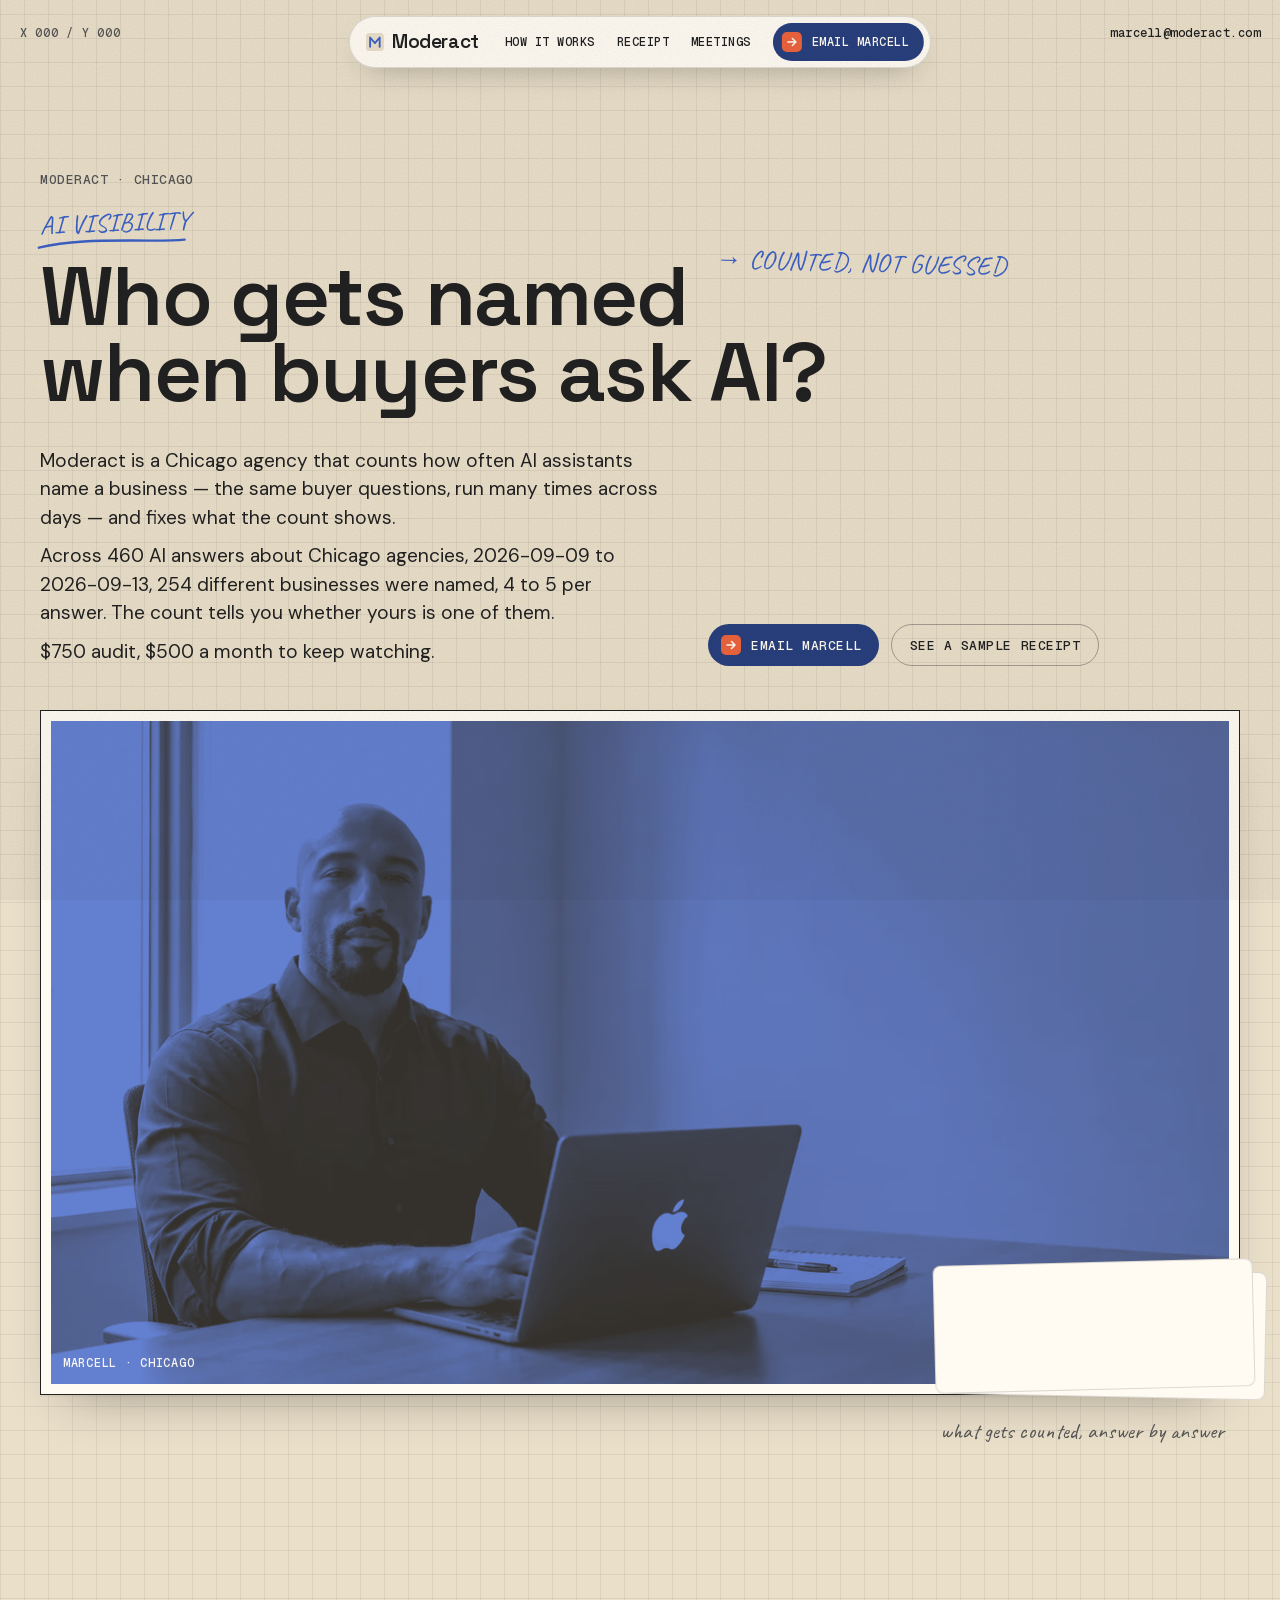
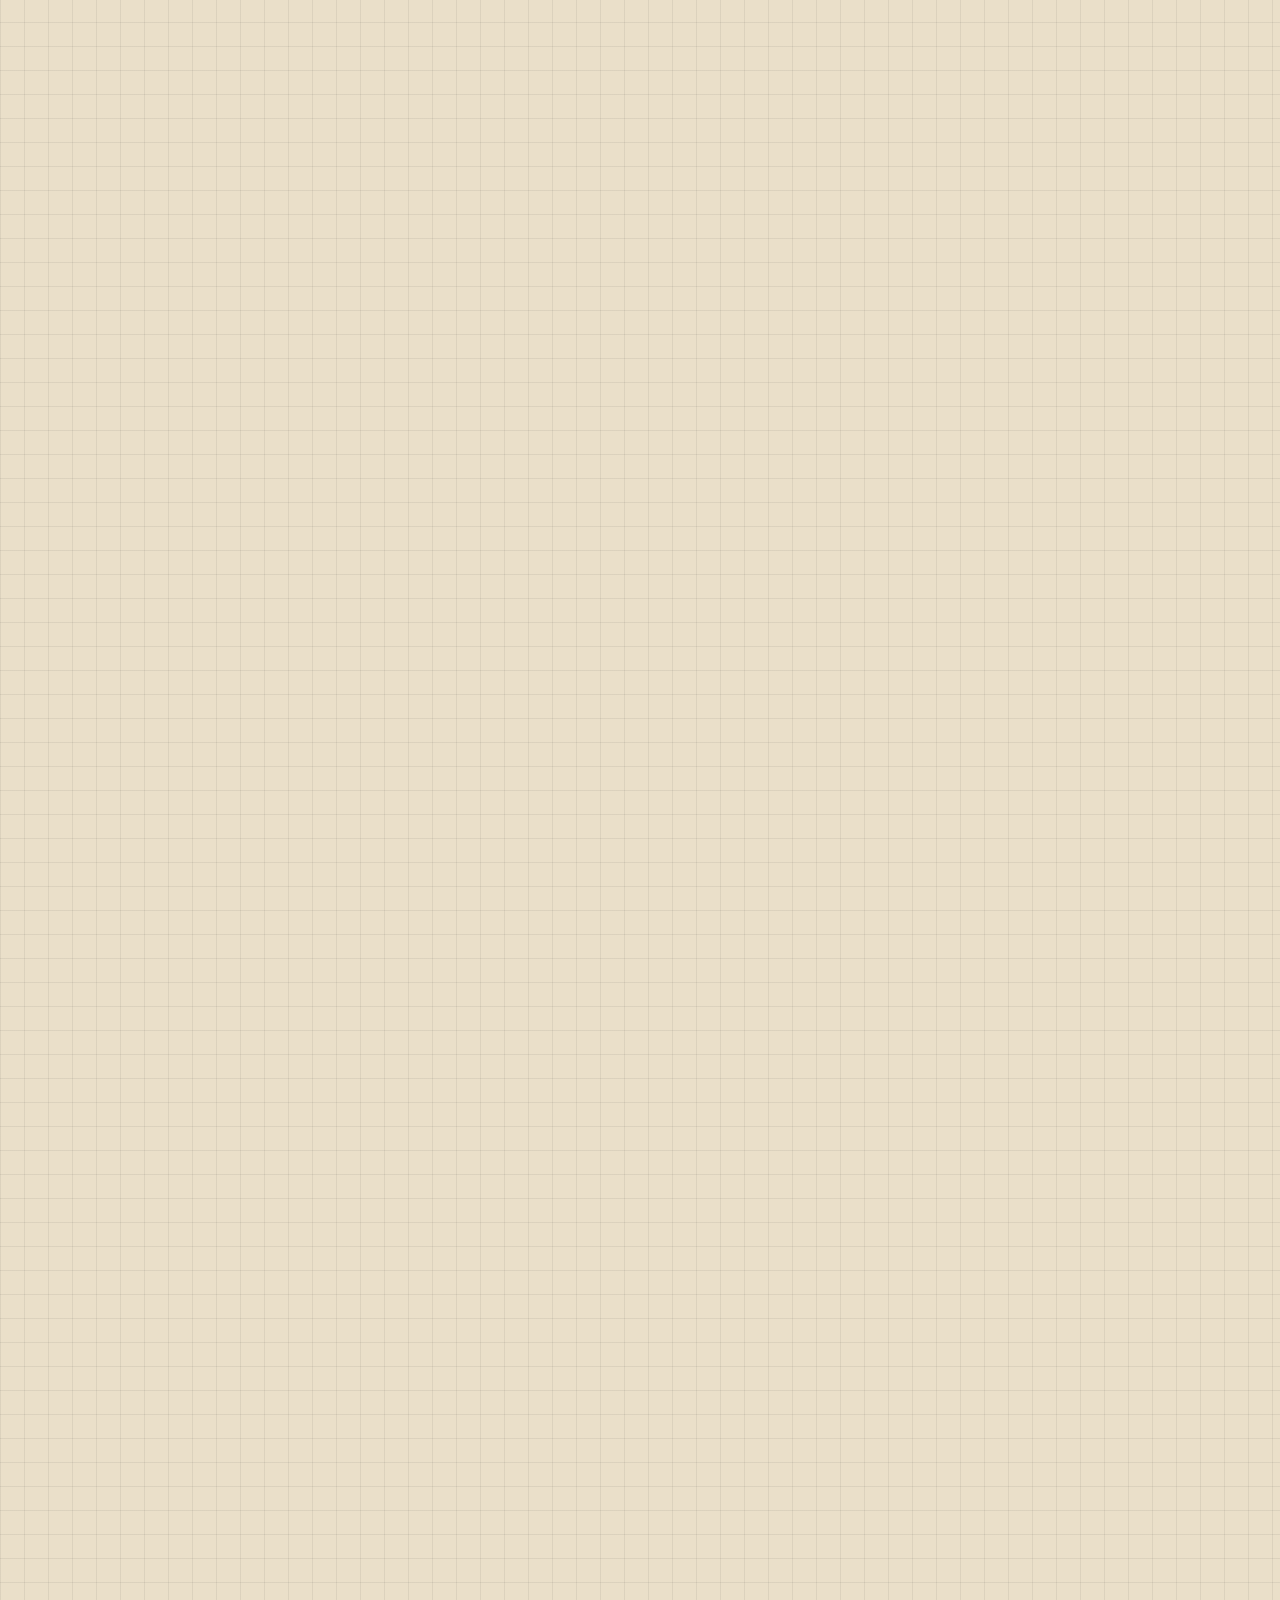
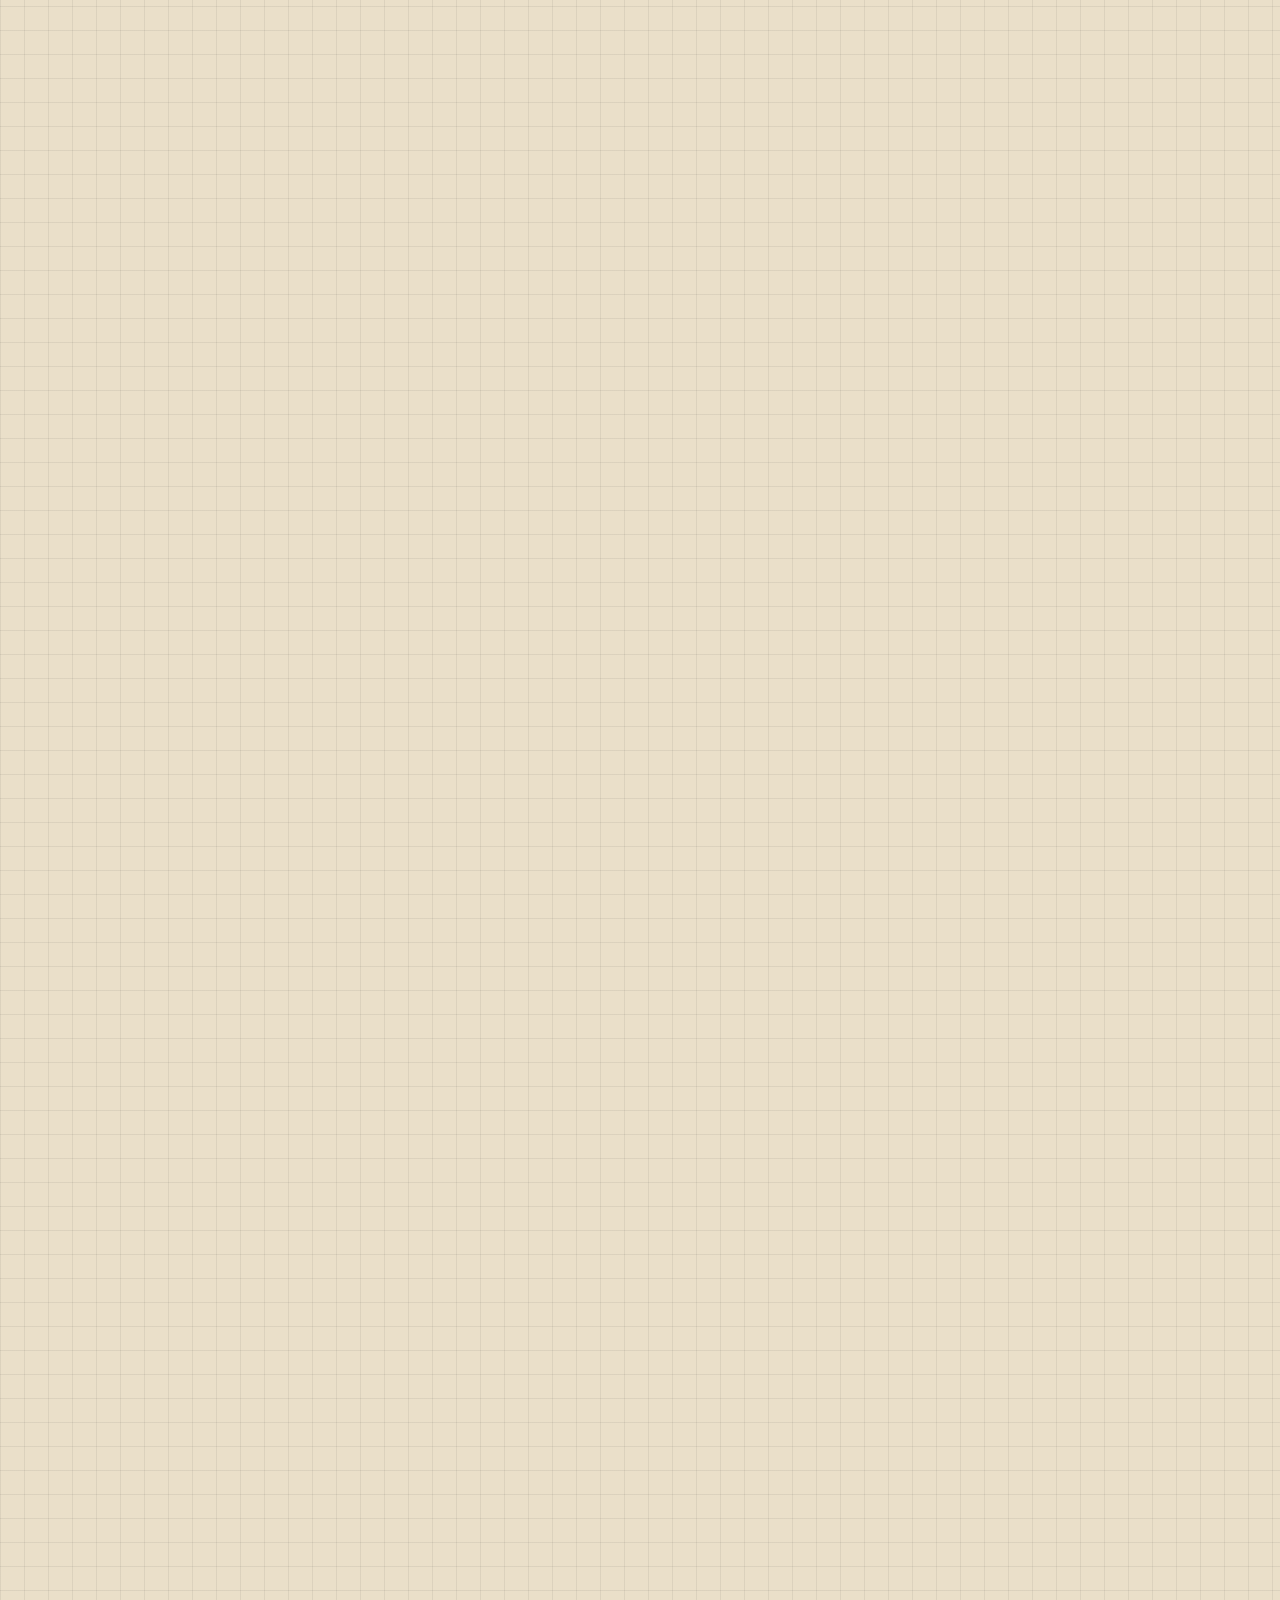
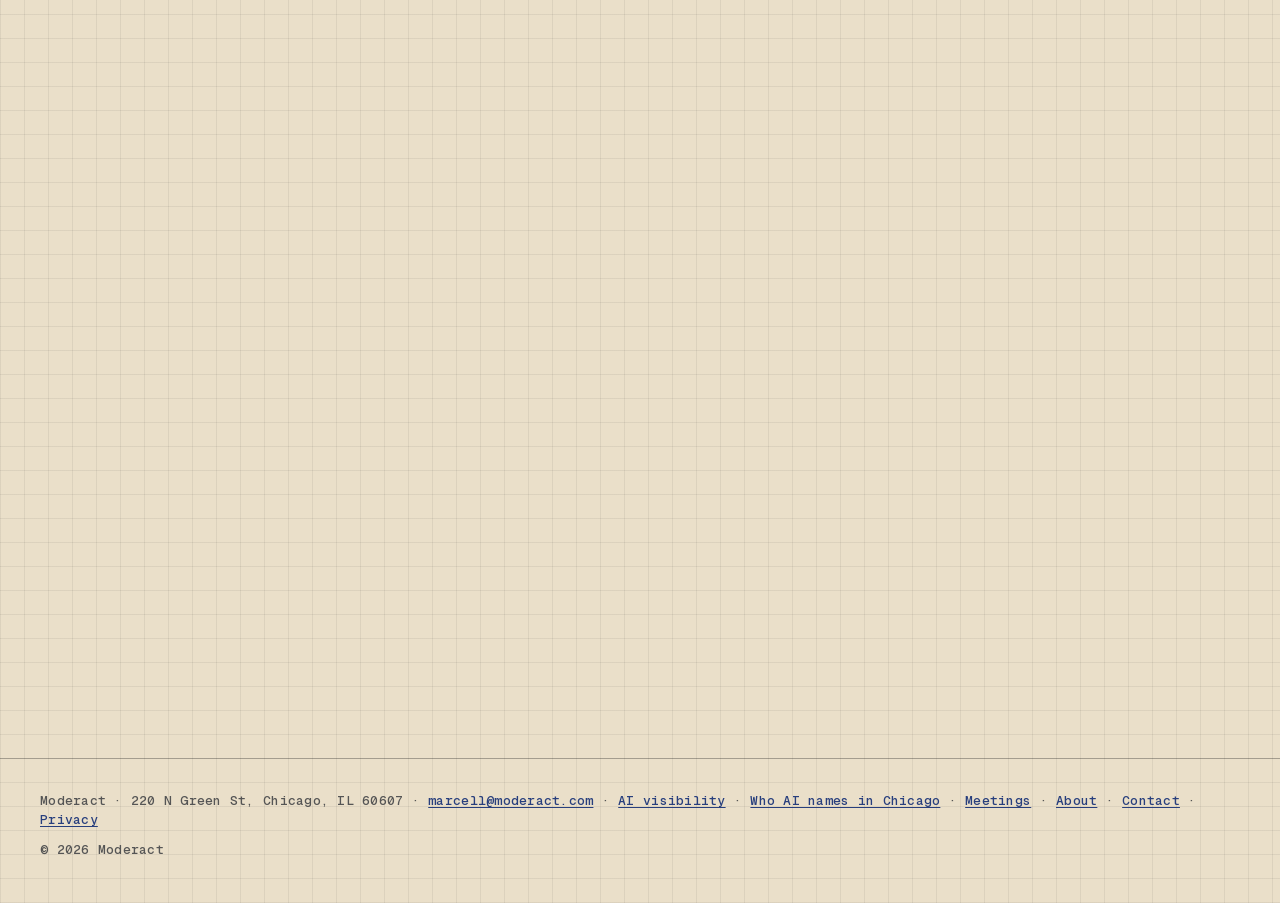
<file: index.html>
<!doctype html>
<html lang="en">
<head>
<meta http-equiv="Content-Security-Policy" content="default-src 'self'; img-src 'self' data:; font-src 'self'; style-src 'self'; script-src 'self'; base-uri 'self'; form-action 'none'">
  <meta charset="utf-8">
<meta name="viewport" content="width=device-width, initial-scale=1">
<title>Moderact — AI visibility measurement and fixes, Chicago</title>
<meta name="description" content="Moderact is a Chicago agency that counts how often AI assistants name a business, across many runs and days, and fixes what the count shows. $750 audit, $500 a month.">
<meta name="robots" content="index,follow">
<meta name="google-site-verification" content="C3EZzZip201Rr4SZbLm8gnYgja8tWqc_vBjaNMTQl3U">
<link rel="canonical" href="https://moderact.com/">
<meta name="theme-color" content="#EADFC9">
<meta property="og:type" content="website">
<meta property="og:site_name" content="Moderact">
<meta property="og:title" content="Moderact — AI visibility measurement and fixes, Chicago">
<meta property="og:description" content="Moderact is a Chicago agency that counts how often AI assistants name a business, across many runs and days, and fixes what the count shows. $750 audit, $500 a month.">
<meta property="og:url" content="https://moderact.com/">
<meta property="og:image" content="https://moderact.com/assets/og.png">
<meta property="og:image:width" content="1200">
<meta property="og:image:height" content="630">
<meta name="twitter:card" content="summary_large_image">
<meta name="twitter:title" content="Moderact — AI visibility measurement and fixes, Chicago">
<meta name="twitter:description" content="Moderact is a Chicago agency that counts how often AI assistants name a business, across many runs and days, and fixes what the count shows. $750 audit, $500 a month.">
<meta name="twitter:image" content="https://moderact.com/assets/og.png">
<link rel="icon" href="/assets/favicon.svg" type="image/svg+xml">
<link rel="apple-touch-icon" href="/assets/apple-touch-icon.png">
<link rel="preload" href="/assets/fonts/space-grotesk-600.woff2" as="font" type="font/woff2" crossorigin>
<link rel="preload" href="/assets/fonts/dm-sans.woff2" as="font" type="font/woff2" crossorigin>
<link rel="stylesheet" href="/styles.css">
<script src="/app.js" defer></script>
<script type="application/ld+json">
{
  "@context": "https://schema.org",
  "@type": "Organization",
  "name": "Moderact",
  "url": "https://moderact.com",
  "description": "Moderact is a Chicago agency that counts how often AI assistants name a business — the same buyer questions, run many times across days — and fixes what the count shows.",
  "email": "marcell@moderact.com",
  "address": {
    "@type": "PostalAddress",
    "streetAddress": "220 N Green St",
    "addressLocality": "Chicago",
    "addressRegion": "IL",
    "postalCode": "60607",
    "addressCountry": "US"
  },
  "founder": {
    "@type": "Person",
    "name": "Marcell Jackson"
  },
  "sameAs": ["https://www.linkedin.com/in/marcell-jackson-b387273a0", "https://www.linkedin.com/company/moderact-ai"]
}
</script>
</head>
<body>
<a class="skip" href="#main">Skip to content</a>

<div class="coords" aria-hidden="true">X <span id="cx">000</span> / Y <span id="cy">000</span></div>
<a class="topmail" href="mailto:marcell@moderact.com">marcell@moderact.com</a>

<header class="nav" aria-label="Site">
  <a class="wordmark" href="/" aria-label="Moderact, home">
    <svg viewBox="0 0 64 64" aria-hidden="true"><rect width="64" height="64" rx="12" fill="#EADFC9"/><path d="M15 49V16l17 20 17-20v33" fill="none" stroke="#3B60C5" stroke-width="6.5" stroke-linecap="round" stroke-linejoin="round"/></svg>
    Moderact
  </a>
  <ul class="nav-links">
    <li><a href="#how">How it works</a></li>
    <li><a href="#receipt">Receipt</a></li>
    <li><a href="/meetings">Meetings</a></li>
  </ul>
  <a class="btn btn-primary" href="mailto:marcell@moderact.com"><span class="ico" aria-hidden="true"><svg viewBox="0 0 12 12" fill="none" stroke="#FFFBF3" stroke-width="1.6" stroke-linecap="round" stroke-linejoin="round"><path d="M2 6h8M6.5 2.5 10 6l-3.5 3.5"/></svg></span>Email Marcell</a>
</header>

<main id="main">

  <section class="hero">
    <div class="wrap">
      <p class="mono eyebrow">MODERACT · CHICAGO</p>
      <div class="hero-head">
        <span class="hand ann ann-left" aria-hidden="true">AI visibility<svg viewBox="0 0 150 14" fill="none" stroke="#3B60C5" stroke-width="2.4" stroke-linecap="round"><path d="M2 9c30-6 60-5 90-4s40 2 56 1"/></svg></span>
        <h1><span class="l1">Who gets named<span class="hand ann ann-right" aria-hidden="true">→ counted, not guessed</span></span> <span class="l2">when buyers ask AI?</span></h1>
      </div>
      <div class="hero-sub">
        <div class="lead lines">
          <p>Moderact is a Chicago agency that counts how often AI assistants name a business — the same buyer questions, run many times across days — and fixes what the count shows.</p>
          <p>Across 460 AI answers about Chicago agencies, 2026-09-09 to 2026-09-13, 254 different businesses were named, 4 to 5 per answer. The count tells you whether yours is one of them.</p>
          <p>$750 audit, $500 a month to keep watching.</p>
        </div>
        <div class="cta">
          <a class="btn btn-primary" href="mailto:marcell@moderact.com"><span class="ico" aria-hidden="true"><svg viewBox="0 0 12 12" fill="none" stroke="#FFFBF3" stroke-width="1.6" stroke-linecap="round" stroke-linejoin="round"><path d="M2 6h8M6.5 2.5 10 6l-3.5 3.5"/></svg></span>Email Marcell</a>
          <a class="btn btn-ghost" href="#receipt">See a sample receipt</a>
        </div>
      </div>

      <div class="hero-visual">
        <div class="frame">
          <div class="duo">
            <picture>
              <source type="image/webp" srcset="/assets/marcell-1200.webp 1200w, /assets/marcell-1600.webp 1600w, /assets/marcell-2400.webp 2400w" sizes="(max-width: 719px) calc(100vw - 40px), (max-width: 1248px) calc(100vw - 48px), 1200px">
              <img src="/assets/marcell-1600.jpg" srcset="/assets/marcell-1200.jpg 1200w, /assets/marcell-1600.jpg 1600w, /assets/marcell-2400.jpg 2400w" sizes="(max-width: 719px) calc(100vw - 40px), (max-width: 1248px) calc(100vw - 48px), 1200px" width="1600" height="893" alt="Marcell Jackson at a desk with a laptop and a notepad, Chicago." fetchpriority="high">
            </picture>
          </div>
          <span class="frame-cap" aria-hidden="true">Marcell · Chicago</span>
        </div>

        <div class="signal" aria-hidden="true">
          <div class="stack">
            <div class="card under u1"></div>
            <div class="card under u2"></div>
            <div class="card sig"><span class="mono">Gemini · every run</span><span class="line">who got named</span></div>
            <div class="card sig"><span class="mono">AI Mode · every answer</span><span class="line">which pages it cited</span></div>
            <div class="card sig"><span class="mono">Claude · across days</span><span class="line">how the answer moves</span></div>
            <div class="card sig"><span class="mono">ChatGPT · in the app</span><span class="line">what a buyer sees</span></div>
            <div class="card sig"><span class="mono">Gemini · same question</span><span class="line">a different answer</span></div>
            <div class="card sig held"><span class="mono">Receipt · per engine</span><span class="line">named or not, with the count</span></div>
          </div>
          <p class="cap">what gets counted, answer by answer</p>
        </div>
      </div>
    </div>
  </section>

  <section id="how" class="how">
    <div class="wrap">
      <div class="sec-head reveal">
        <p class="mono eyebrow">01 — 03</p>
        <h2>How it works</h2>
      </div>

      <div class="step reveal">
        <div class="panel">
          <span class="num" aria-hidden="true">01</span>
          <span class="hand" aria-hidden="true">You tell me what they ask</span>
          <h3>You tell me the questions your buyers ask.</h3>
          <p>Five to twenty of them, with your city in the question. They go in writing before anything runs.</p>
        </div>
        <div class="vis" aria-hidden="true">
          <div class="frame">
            <div class="sheet tilt-l">
              <div class="sheet-head"><span class="mono">Questions · in writing</span></div>
              <div class="row c2"><span class="mono lbl">Q1</span><span class="bar w75"></span></div>
              <div class="row c2"><span class="mono lbl">Q2</span><span class="bar w60"></span></div>
              <div class="row c2"><span class="mono lbl">Q3</span><span class="bar w85"></span></div>
              <div class="row c2"><span class="mono lbl">City</span><span class="bar w35"></span></div>
              <span class="stamp">agreed</span>
            </div>
          </div>
        </div>
      </div>

      <div class="step reveal">
        <div class="panel">
          <span class="num" aria-hidden="true">02</span>
          <span class="hand" aria-hidden="true">I run them, on repeat</span>
          <h3>I run each question many times, across days.</h3>
          <p>On Gemini, Google AI Mode and Claude, every day for five days. ChatGPT I run by hand in the app, the way a buyer would. One answer is a screenshot. A count across runs is a measurement.</p>
        </div>
        <div class="vis" aria-hidden="true">
          <div class="frame">
            <div class="sheet tilt-r">
              <div class="sheet-head c4"><span class="mono">Engine</span><span class="mono">Day</span><span class="mono">Named</span><span class="mono">Sources</span></div>
              <div class="row c4"><span class="bar w85"></span><span class="bar w45"></span><span class="bar w60"></span><span class="bar w75"></span></div>
              <div class="row c4"><span class="bar w60"></span><span class="bar w45"></span><span class="bar w35"></span><span class="bar w60"></span></div>
              <div class="row c4"><span class="bar w90"></span><span class="bar w45"></span><span class="bar w85 blue"></span><span class="bar w75"></span></div>
              <div class="row c4"><span class="bar w45"></span><span class="bar w45"></span><span class="bar w60"></span><span class="bar w85"></span></div>
              <div class="row c4"><span class="bar w75"></span><span class="bar w45"></span><span class="bar w45"></span><span class="bar w60"></span></div>
              <svg class="circle" viewBox="0 0 400 40" fill="none" stroke="#3B60C5" stroke-width="2.4" stroke-linecap="round" preserveAspectRatio="none"><path d="M40 6C120-2 330-4 372 10c22 8 10 24-40 26C220 40 60 40 26 30 4 24 18 10 60 5"/></svg>
              <span class="hand note note-list">who got named<svg viewBox="0 0 36 40" fill="none" stroke="#3B60C5" stroke-width="2.4" stroke-linecap="round" stroke-linejoin="round"><path d="M30 2C24 14 16 24 4 34M4 34l9-1M4 34l2-9"/></svg></span>
            </div>
          </div>
        </div>
      </div>

      <div class="step reveal">
        <div class="panel">
          <span class="num" aria-hidden="true">03</span>
          <span class="hand" aria-hidden="true">Receipt, fix, re-count</span>
          <h3>You get the receipt, then the fix list.</h3>
          <p>Who gets named instead of you, the pages the engines cite, and what to change on and off your site, in order. Then I count again.</p>
          <a class="more" href="mailto:marcell@moderact.com">Email Marcell →</a>
        </div>
        <div class="vis" aria-hidden="true">
          <div class="frame">
            <div class="sheet tilt-l">
              <div class="sheet-head"><span class="mono">Receipt · monthly</span></div>
              <div class="slot"><span class="t">Month 1 · baseline</span><span class="bar w60"></span></div>
              <div class="slot on"><span class="t">Month 2 · re-count</span><span class="d">fix list applied</span></div>
              <div class="slot"><span class="t">Month 3 · re-count</span><span class="bar w45"></span></div>
              <span class="stamp">counted</span>
            </div>
          </div>
        </div>
      </div>
    </div>
  </section>

  <section id="receipt" class="pricing">
    <div class="wrap">
      <div class="sec-head reveal">
        <p class="mono eyebrow">A sample receipt</p>
        <h2>What the count looks like.</h2>
      </div>
      <div class="price-wrap reveal">
        <div class="receipt">
          <table>
            <thead><tr><th>Engine</th><th>Answers</th><th>Different businesses named</th><th>Names per answer, median</th></tr></thead>
            <tbody>
              <tr><td>Gemini, grounded</td><td class="n">150</td><td class="n">109</td><td class="n">5</td></tr>
              <tr><td>Google AI Mode</td><td class="n">150</td><td class="n">106</td><td class="n">4</td></tr>
              <tr><td>Claude, web search</td><td class="n">150</td><td class="n">120</td><td class="n">5</td></tr>
              <tr><td>ChatGPT app, run by hand</td><td class="n">10</td><td class="n">21</td><td class="n">4.5</td></tr>
            </tbody>
          </table>
          <p class="cap">5 city-named questions about AI visibility agencies in Chicago, over 5 days, 2026-09-09 to 2026-09-13. Gemini, AI Mode and Claude answers are collected automatically; ChatGPT answers were run by hand in the app. Every row can be re-derived from the run log I keep.</p>
        </div>
        <div class="lead lines">
          <p>Your receipt is the same table with your name in it: named or not, per engine, per question, with the sources each engine cited.</p>
          <p>The next receipt shows whether it worked. That is the product: the count, then the change, then the count again.</p>
        </div>
      </div>
    </div>
  </section>

  <section id="dont" class="who">
    <div class="wrap two reveal">
      <div>
        <p class="mono eyebrow">Not for sale here</p>
        <h2>What I don't sell.</h2>
      </div>
      <div class="lead lines">
          <p>Schema markup. In a matched test of 1,885 pages that added it, AI Mode and ChatGPT citations showed no significant lift, and Google AI Overviews citations dropped significantly (Ahrefs, 2026).</p>
          <p>llms.txt files. In a log study of 137,210 domains, 97% of those files got zero requests (Ahrefs, 2026).</p>
          <p>Rankings. I report how often you are named across many runs, never a position taken from one answer.</p>
          <p>Promises about outcomes. I report counts; the fix list is my best judgment, and the next receipt is the check.</p>
      </div>
    </div>
  </section>

  <section id="pricing" class="pricing">
    <div class="wrap">
      <div class="sec-head reveal">
        <p class="mono eyebrow">Pricing</p>
        <h2>$750 audit. $500 a month to keep watching.</h2>
      </div>
      <div class="price-wrap reveal">
        <span class="hand ann-price" aria-hidden="true">Paid when the report lands →<svg viewBox="0 0 46 42" fill="none" stroke="#3B60C5" stroke-width="2.4" stroke-linecap="round" stroke-linejoin="round"><path d="M40 2c-4 14-14 26-32 36M8 38l10-2M8 38l3-10"/></svg></span>
        <div class="price">
          <div class="lead lines">
            <p>The audit: the receipt, the fix list, and a 45-minute walkthrough. $750.</p>
            <p>Monitoring: the same questions re-run every month, a ledger of what changed, and the next fix. $500 a month.</p>
          </div>
            <ul class="terms">
              <li><span class="mono">01</span><span>The audit is paid when the report lands, not before.</span></li>
              <li><span class="mono">02</span><span>Monitoring is month to month. Stop whenever.</span></li>
              <li><span class="mono">03</span><span>Every number in the report can be re-derived from the run log I keep.</span></li>
            </ul>
        </div>
      </div>
    </div>
  </section>

  <section id="meetings" class="who">
    <div class="wrap two reveal">
      <div>
        <p class="mono eyebrow">Also from Moderact</p>
        <h2>B2B sales meetings.</h2>
      </div>
      <div>
        <div class="lead lines">
          <p>For B2B software teams: buyers showing a live buy signal this week, booked on your calendar.</p>
          <p>Paid per held meeting, after it happens.</p>
        </div>
        <p class="links">
          <a href="/meetings">How the meetings work →</a>
        </p>
      </div>
    </div>
  </section>

  <section id="who" class="who">
    <div class="wrap two reveal">
      <div>
        <p class="mono eyebrow">Who</p>
        <h2>A small Chicago team.</h2>
      </div>
      <div>
        <div class="lead lines">
          <p>Led by me, Marcell Jackson.</p>
          <p>I run the counts, write the fix list, and answer every email.</p>
        </div>
        <p class="links">
          <a href="https://www.linkedin.com/in/marcell-jackson-b387273a0" rel="me noopener">LinkedIn</a>
          <a href="mailto:marcell@moderact.com">marcell@moderact.com</a>
        </p>
      </div>
    </div>
  </section>

  <section id="email" class="email">
    <div class="wrap two reveal">
      <div>
        <p class="mono eyebrow">Opt out</p>
        <h2>Got an email from me?</h2>
      </div>
      <div class="email-panel">
        <div class="lead lines">
          <p>It came from moderact.com, reachieving.com, or solvaline.org. All three are Moderact.</p>
          <p>Reply "no" and you're off the list the same day. If the email has an unsubscribe link, that works too.</p>
        </div>
      </div>
    </div>
  </section>

</main>

<footer>
  <div class="wrap">
    <p>Moderact · 220 N Green St, Chicago, IL 60607 · <a href="mailto:marcell@moderact.com">marcell@moderact.com</a> · <a href="/ai-visibility-agency-chicago">AI visibility</a> · <a href="/which-chicago-agencies-ai-assistants-name">Who AI names in Chicago</a> · <a href="/meetings">Meetings</a> · <a href="/about">About</a> · <a href="/contact">Contact</a> · <a href="/privacy">Privacy</a></p>
    <p>© <span id="year">2026</span> Moderact</p>
  </div>
</footer>
</body>
</html>
</file>
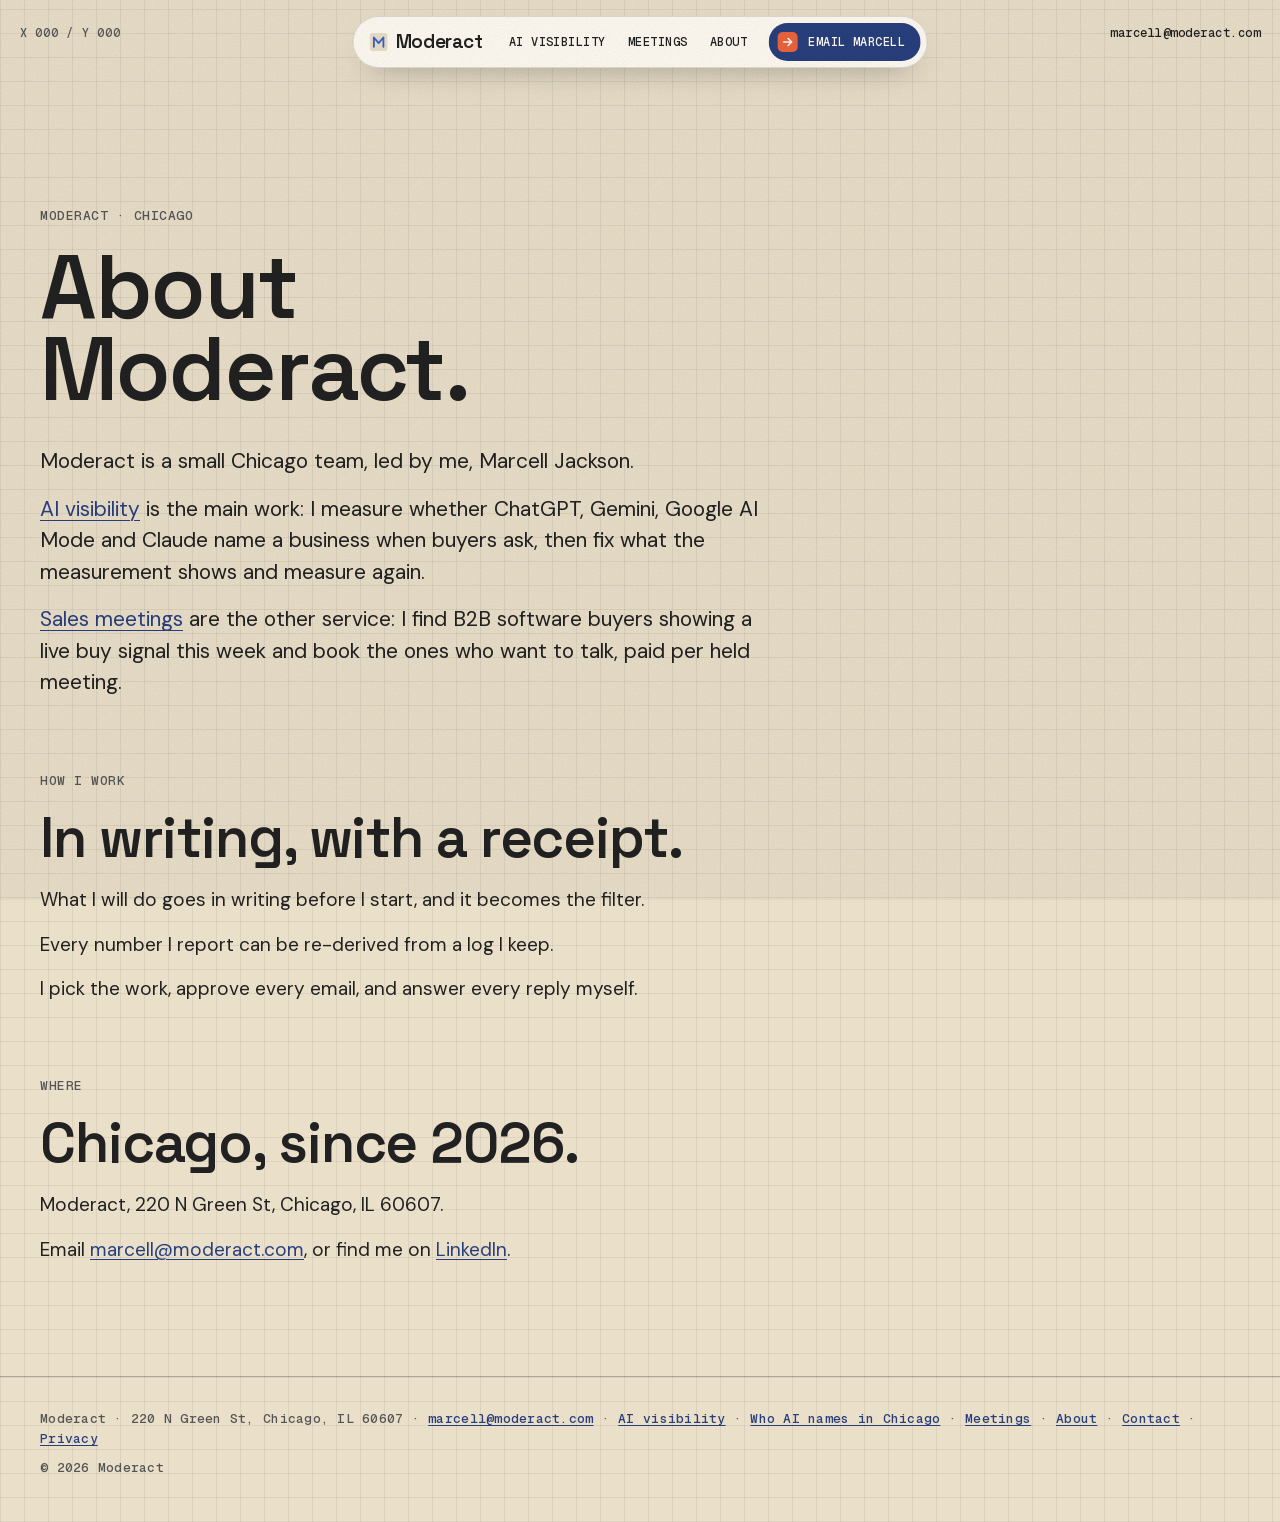
<file: about/index.html>
<!doctype html>
<html lang="en">
<head>
<meta http-equiv="Content-Security-Policy" content="default-src 'self'; img-src 'self' data:; font-src 'self'; style-src 'self'; script-src 'self'; base-uri 'self'; form-action 'none'">
  <meta charset="utf-8">
<meta name="viewport" content="width=device-width, initial-scale=1">
<title>About — Moderact</title>
<meta name="description" content="Moderact is a small Chicago team led by Marcell Jackson. It measures whether AI assistants name a business when buyers ask, and also books B2B sales meetings paid per held meeting.">
<meta name="robots" content="index,follow">
<link rel="canonical" href="https://moderact.com/about">
<meta name="theme-color" content="#EADFC9">
<meta property="og:type" content="website">
<meta property="og:site_name" content="Moderact">
<meta property="og:title" content="About — Moderact">
<meta property="og:description" content="Moderact is a small Chicago team led by Marcell Jackson. It measures whether AI assistants name a business when buyers ask, and also books B2B sales meetings paid per held meeting.">
<meta property="og:url" content="https://moderact.com/about">
<meta property="og:image" content="https://moderact.com/assets/og.png">
<meta property="og:image:width" content="1200">
<meta property="og:image:height" content="630">
<meta name="twitter:card" content="summary_large_image">
<meta name="twitter:title" content="About — Moderact">
<meta name="twitter:description" content="Moderact is a small Chicago team led by Marcell Jackson. It measures whether AI assistants name a business when buyers ask, and also books B2B sales meetings paid per held meeting.">
<meta name="twitter:image" content="https://moderact.com/assets/og.png">
<link rel="icon" href="/assets/favicon.svg" type="image/svg+xml">
<link rel="apple-touch-icon" href="/assets/apple-touch-icon.png">
<link rel="preload" href="/assets/fonts/space-grotesk-600.woff2" as="font" type="font/woff2" crossorigin>
<link rel="preload" href="/assets/fonts/dm-sans.woff2" as="font" type="font/woff2" crossorigin>
<link rel="stylesheet" href="/styles.css">
<script src="/app.js" defer></script>
<script type="application/ld+json">
{
  "@context": "https://schema.org",
  "@type": "Organization",
  "name": "Moderact",
  "url": "https://moderact.com",
  "description": "Moderact is a Chicago agency that counts how often AI assistants name a business — the same buyer questions, run many times across days — and fixes what the count shows.",
  "email": "marcell@moderact.com",
  "address": {
    "@type": "PostalAddress",
    "streetAddress": "220 N Green St",
    "addressLocality": "Chicago",
    "addressRegion": "IL",
    "postalCode": "60607",
    "addressCountry": "US"
  },
  "founder": {
    "@type": "Person",
    "name": "Marcell Jackson"
  },
  "sameAs": ["https://www.linkedin.com/in/marcell-jackson-b387273a0", "https://www.linkedin.com/company/moderact-ai"]
}
</script>
</head>
<body>
<a class="skip" href="#main">Skip to content</a>

<div class="coords" aria-hidden="true">X <span id="cx">000</span> / Y <span id="cy">000</span></div>
<a class="topmail" href="mailto:marcell@moderact.com">marcell@moderact.com</a>

<header class="nav" aria-label="Site">
  <a class="wordmark" href="/" aria-label="Moderact, home">
    <svg viewBox="0 0 64 64" aria-hidden="true"><rect width="64" height="64" rx="12" fill="#EADFC9"/><path d="M15 49V16l17 20 17-20v33" fill="none" stroke="#3B60C5" stroke-width="6.5" stroke-linecap="round" stroke-linejoin="round"/></svg>
    Moderact
  </a>
  <ul class="nav-links">
    <li><a href="/ai-visibility-agency-chicago">AI visibility</a></li>
    <li><a href="/meetings">Meetings</a></li>
    <li><a href="/about">About</a></li>
  </ul>
  <a class="btn btn-primary" href="mailto:marcell@moderact.com"><span class="ico" aria-hidden="true"><svg viewBox="0 0 12 12" fill="none" stroke="#FFFBF3" stroke-width="1.6" stroke-linecap="round" stroke-linejoin="round"><path d="M2 6h8M6.5 2.5 10 6l-3.5 3.5"/></svg></span>Email Marcell</a>
</header>

<main id="main">
  <section class="privacy doc">
    <div class="wrap">
      <p class="mono eyebrow">MODERACT · CHICAGO</p>
      <h1>About Moderact.</h1>
      <div class="lines lead">
        <p>Moderact is a small Chicago team, led by me, Marcell Jackson.</p>
        <p><a href="/ai-visibility-agency-chicago">AI visibility</a> is the main work: I measure whether ChatGPT, Gemini, Google AI Mode and Claude name a business when buyers ask, then fix what the measurement shows and measure again.</p>
        <p><a href="/meetings">Sales meetings</a> are the other service: I find B2B software buyers showing a live buy signal this week and book the ones who want to talk, paid per held meeting.</p>
      </div>

      <div class="block">
        <p class="mono eyebrow">How I work</p>
        <h2>In writing, with a receipt.</h2>
        <div class="lines">
          <p>What I will do goes in writing before I start, and it becomes the filter.</p>
          <p>Every number I report can be re-derived from a log I keep.</p>
          <p>I pick the work, approve every email, and answer every reply myself.</p>
        </div>
      </div>

      <div class="block">
        <p class="mono eyebrow">Where</p>
        <h2>Chicago, since 2026.</h2>
        <div class="lines">
          <p>Moderact, 220 N Green St, Chicago, IL 60607.</p>
          <p>Email <a href="mailto:marcell@moderact.com">marcell@moderact.com</a>, or find me on <a href="https://www.linkedin.com/in/marcell-jackson-b387273a0" rel="me noopener">LinkedIn</a>.</p>
        </div>
      </div>
    </div>
  </section>
</main>

<footer>
  <div class="wrap">
    <p>Moderact · 220 N Green St, Chicago, IL 60607 · <a href="mailto:marcell@moderact.com">marcell@moderact.com</a> · <a href="/ai-visibility-agency-chicago">AI visibility</a> · <a href="/which-chicago-agencies-ai-assistants-name">Who AI names in Chicago</a> · <a href="/meetings">Meetings</a> · <a href="/about">About</a> · <a href="/contact">Contact</a> · <a href="/privacy">Privacy</a></p>
    <p>© <span id="year">2026</span> Moderact</p>
  </div>
</footer>
</body>
</html>
</file>
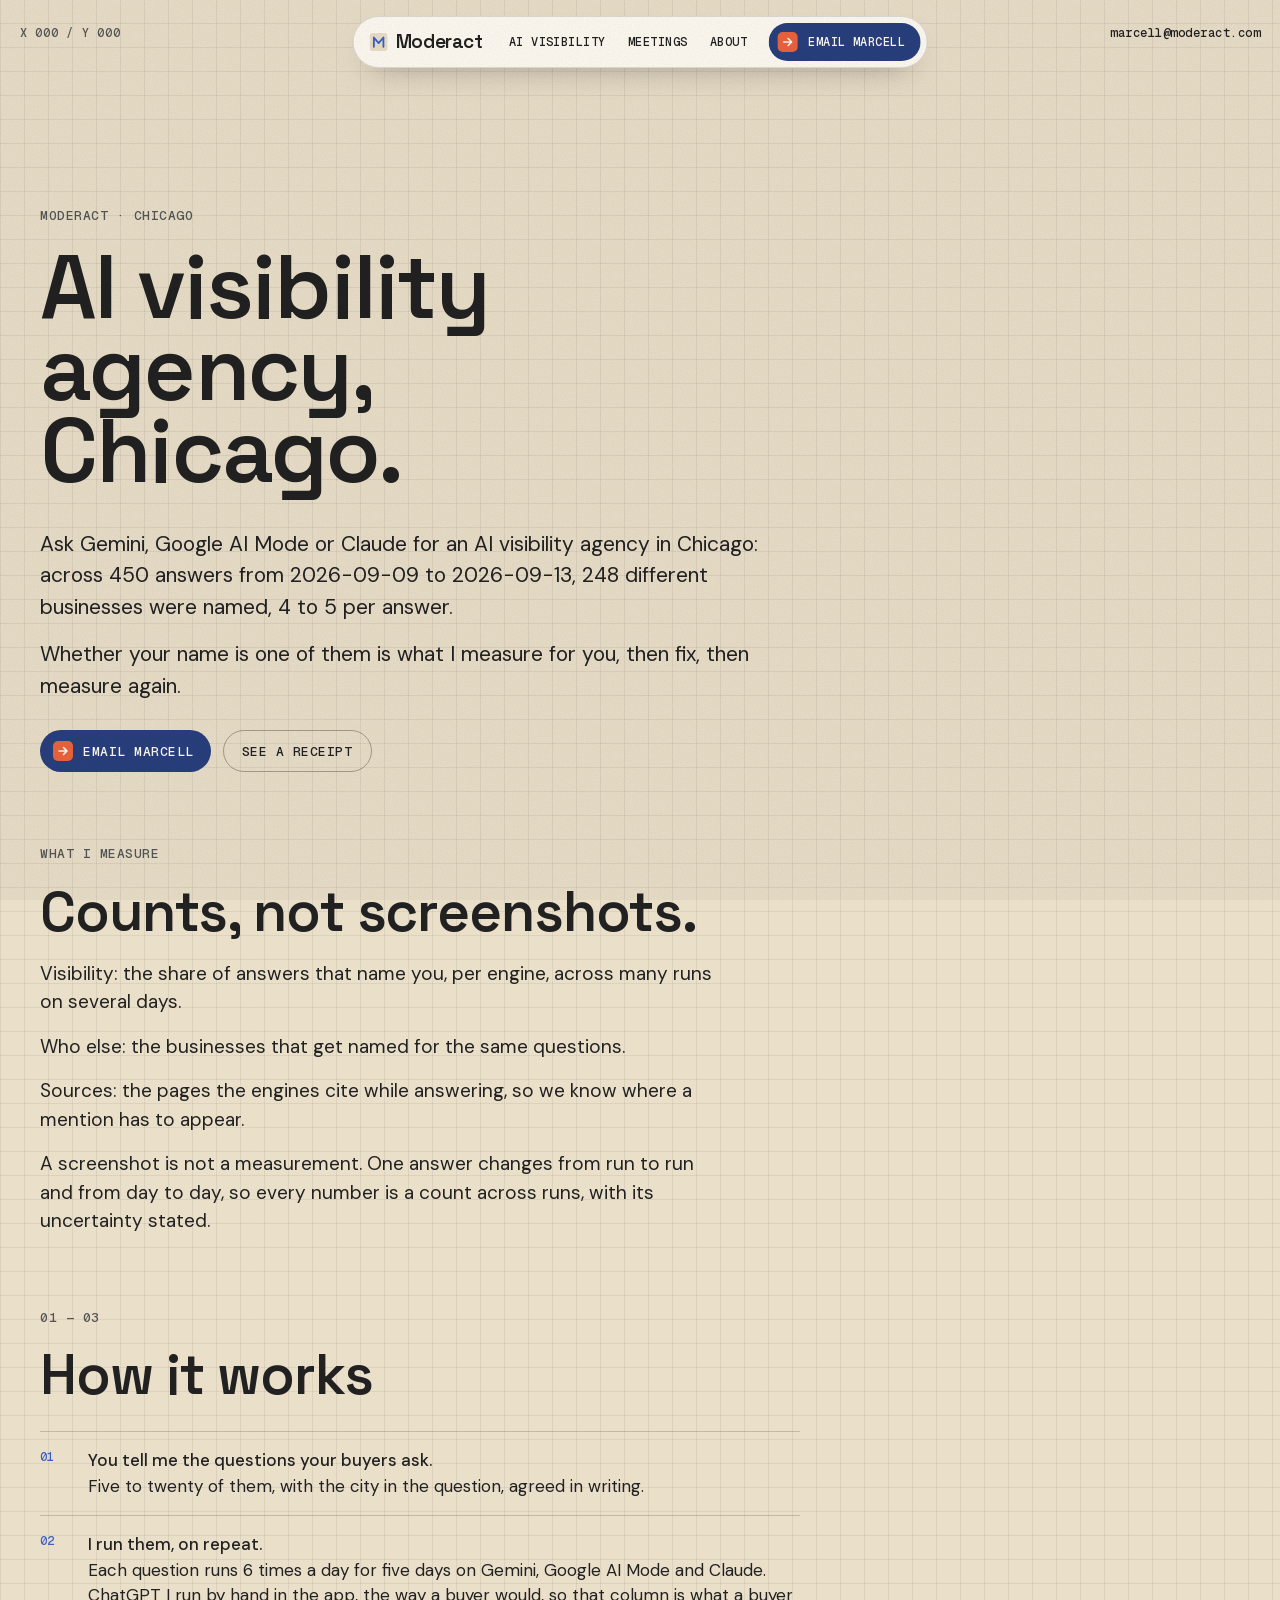
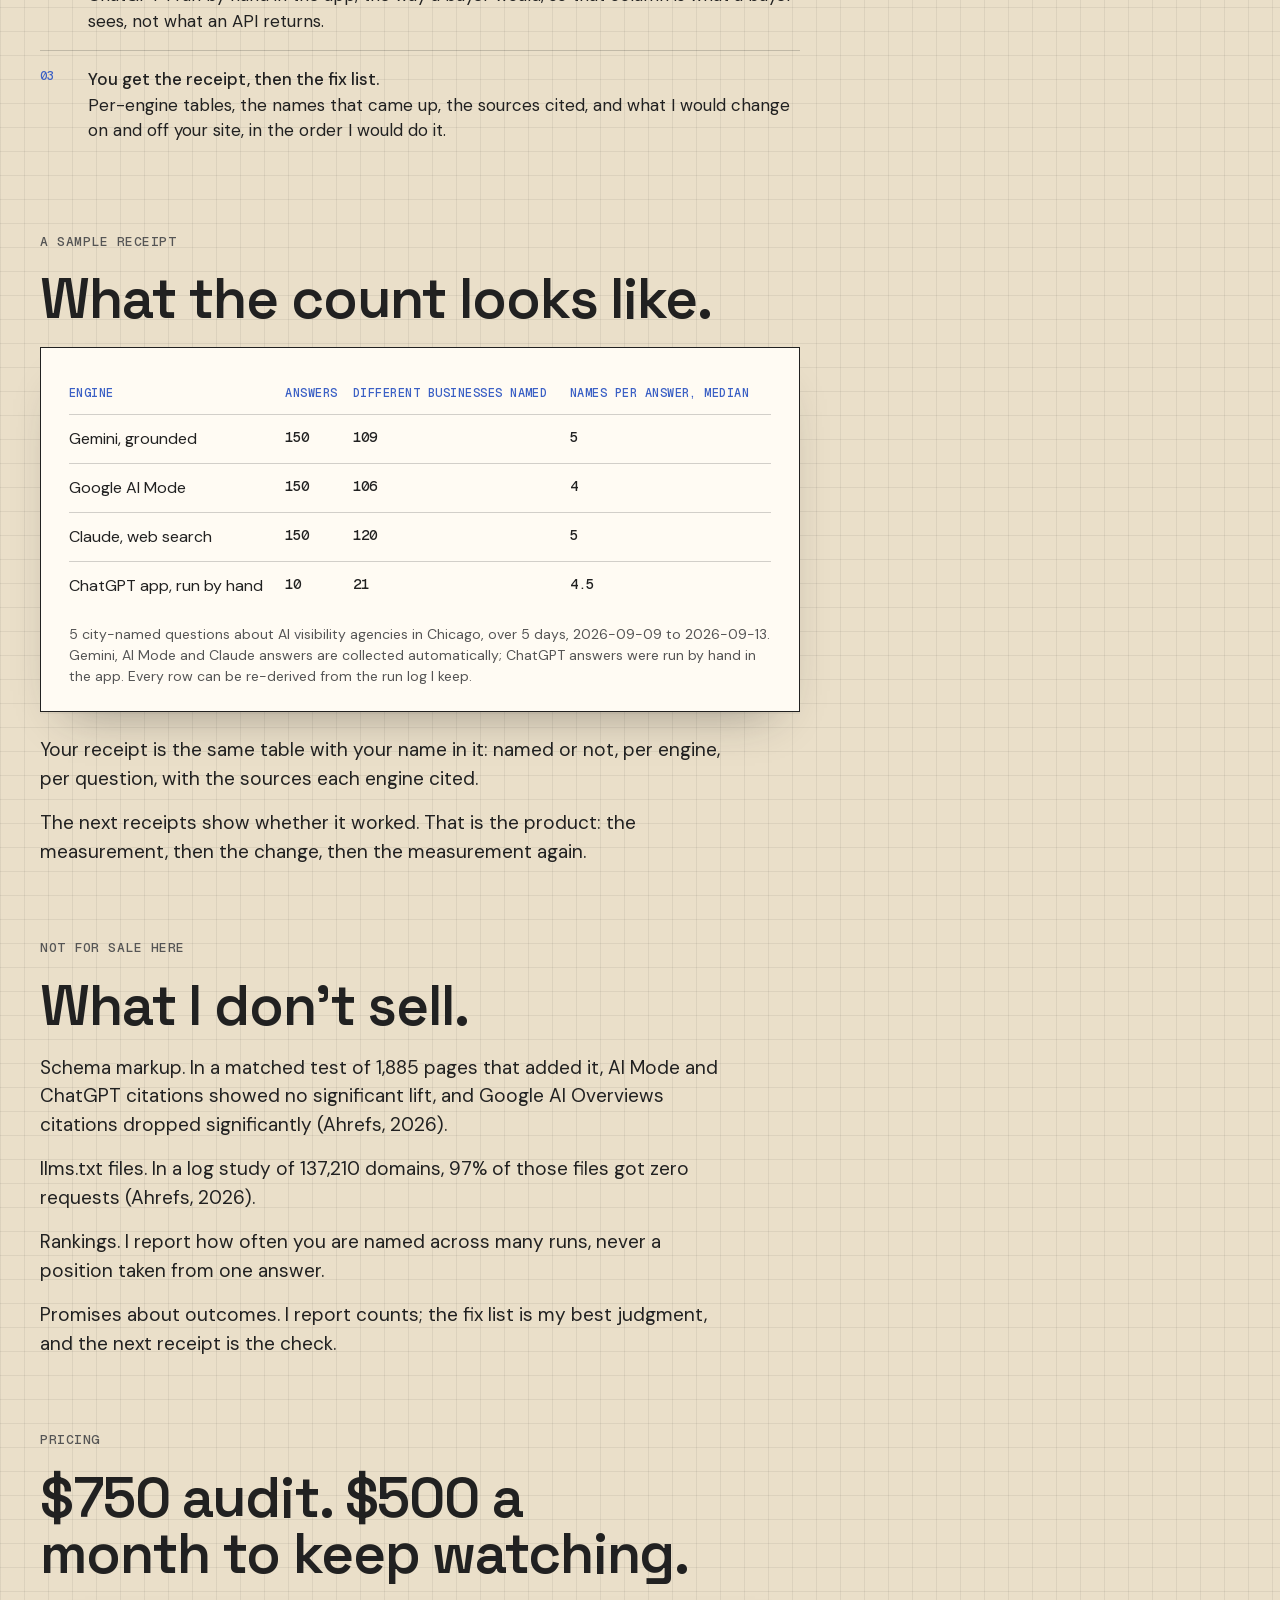
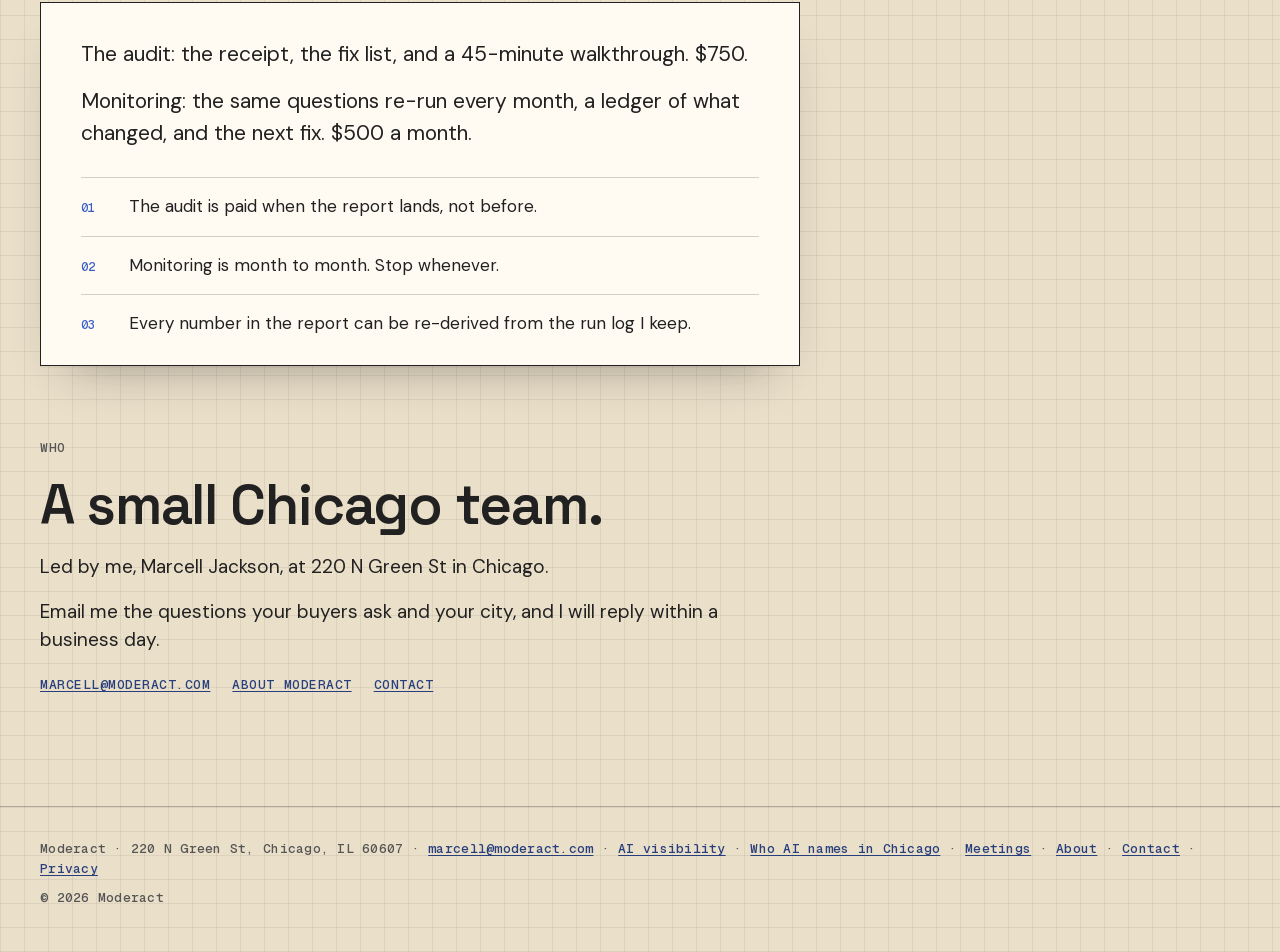
<file: ai-visibility-agency-chicago/index.html>
<!doctype html>
<html lang="en">
<head>
<meta http-equiv="Content-Security-Policy" content="default-src 'self'; img-src 'self' data:; font-src 'self'; style-src 'self'; script-src 'self'; base-uri 'self'; form-action 'none'">
  <meta charset="utf-8">
<meta name="viewport" content="width=device-width, initial-scale=1">
<title>AI visibility agency in Chicago — Moderact</title>
<meta name="description" content="Moderact counts whether ChatGPT, Gemini, Google AI Mode and Claude name your business when buyers ask, then fixes what the count shows and counts again. Chicago. $750 audit, $500 a month monitoring.">
<meta name="robots" content="index,follow">
<link rel="canonical" href="https://moderact.com/ai-visibility-agency-chicago">
<meta name="theme-color" content="#EADFC9">
<meta property="og:type" content="website">
<meta property="og:site_name" content="Moderact">
<meta property="og:title" content="AI visibility agency in Chicago — Moderact">
<meta property="og:description" content="Moderact counts whether ChatGPT, Gemini, Google AI Mode and Claude name your business when buyers ask, then fixes what the count shows and counts again. Chicago. $750 audit, $500 a month monitoring.">
<meta property="og:url" content="https://moderact.com/ai-visibility-agency-chicago">
<meta property="og:image" content="https://moderact.com/assets/og.png">
<meta property="og:image:width" content="1200">
<meta property="og:image:height" content="630">
<meta name="twitter:card" content="summary_large_image">
<meta name="twitter:title" content="AI visibility agency in Chicago — Moderact">
<meta name="twitter:description" content="Moderact counts whether ChatGPT, Gemini, Google AI Mode and Claude name your business when buyers ask, then fixes what the count shows and counts again. Chicago. $750 audit, $500 a month monitoring.">
<meta name="twitter:image" content="https://moderact.com/assets/og.png">
<link rel="icon" href="/assets/favicon.svg" type="image/svg+xml">
<link rel="apple-touch-icon" href="/assets/apple-touch-icon.png">
<link rel="preload" href="/assets/fonts/space-grotesk-600.woff2" as="font" type="font/woff2" crossorigin>
<link rel="preload" href="/assets/fonts/dm-sans.woff2" as="font" type="font/woff2" crossorigin>
<link rel="stylesheet" href="/styles.css">
<script src="/app.js" defer></script>
<script type="application/ld+json">
{
  "@context": "https://schema.org",
  "@type": "Organization",
  "name": "Moderact",
  "url": "https://moderact.com",
  "description": "Moderact is a Chicago agency that counts how often AI assistants name a business — the same buyer questions, run many times across days — and fixes what the count shows.",
  "email": "marcell@moderact.com",
  "address": {
    "@type": "PostalAddress",
    "streetAddress": "220 N Green St",
    "addressLocality": "Chicago",
    "addressRegion": "IL",
    "postalCode": "60607",
    "addressCountry": "US"
  },
  "founder": {
    "@type": "Person",
    "name": "Marcell Jackson"
  },
  "sameAs": ["https://www.linkedin.com/in/marcell-jackson-b387273a0", "https://www.linkedin.com/company/moderact-ai"]
}
</script>
</head>
<body>
<a class="skip" href="#main">Skip to content</a>

<div class="coords" aria-hidden="true">X <span id="cx">000</span> / Y <span id="cy">000</span></div>
<a class="topmail" href="mailto:marcell@moderact.com">marcell@moderact.com</a>

<header class="nav" aria-label="Site">
  <a class="wordmark" href="/" aria-label="Moderact, home">
    <svg viewBox="0 0 64 64" aria-hidden="true"><rect width="64" height="64" rx="12" fill="#EADFC9"/><path d="M15 49V16l17 20 17-20v33" fill="none" stroke="#3B60C5" stroke-width="6.5" stroke-linecap="round" stroke-linejoin="round"/></svg>
    Moderact
  </a>
  <ul class="nav-links">
    <li><a href="/ai-visibility-agency-chicago">AI visibility</a></li>
    <li><a href="/meetings">Meetings</a></li>
    <li><a href="/about">About</a></li>
  </ul>
  <a class="btn btn-primary" href="mailto:marcell@moderact.com"><span class="ico" aria-hidden="true"><svg viewBox="0 0 12 12" fill="none" stroke="#FFFBF3" stroke-width="1.6" stroke-linecap="round" stroke-linejoin="round"><path d="M2 6h8M6.5 2.5 10 6l-3.5 3.5"/></svg></span>Email Marcell</a>
</header>

<main id="main">
  <section class="privacy doc">
    <div class="wrap">
      <p class="mono eyebrow">MODERACT · CHICAGO</p>
      <h1>AI visibility agency, Chicago.</h1>
      <div class="lines lead">
        <p>Ask Gemini, Google AI Mode or Claude for an AI visibility agency in Chicago: across 450 answers from 2026-09-09 to 2026-09-13, 248 different businesses were named, 4 to 5 per answer.</p>
        <p>Whether your name is one of them is what I measure for you, then fix, then measure again.</p>
      </div>
      <div class="cta">
        <a class="btn btn-primary" href="mailto:marcell@moderact.com"><span class="ico" aria-hidden="true"><svg viewBox="0 0 12 12" fill="none" stroke="#FFFBF3" stroke-width="1.6" stroke-linecap="round" stroke-linejoin="round"><path d="M2 6h8M6.5 2.5 10 6l-3.5 3.5"/></svg></span>Email Marcell</a>
        <a class="btn btn-ghost" href="#receipt">See a receipt</a>
      </div>

      <div class="block">
        <p class="mono eyebrow">What I measure</p>
        <h2>Counts, not screenshots.</h2>
        <div class="lines">
          <p>Visibility: the share of answers that name you, per engine, across many runs on several days.</p>
          <p>Who else: the businesses that get named for the same questions.</p>
          <p>Sources: the pages the engines cite while answering, so we know where a mention has to appear.</p>
          <p>A screenshot is not a measurement. One answer changes from run to run and from day to day, so every number is a count across runs, with its uncertainty stated.</p>
        </div>
      </div>

      <div class="block">
        <p class="mono eyebrow">01 — 03</p>
        <h2>How it works</h2>
        <ul class="terms steps">
          <li><span class="mono">01</span><span><strong>You tell me the questions your buyers ask.</strong><br>Five to twenty of them, with the city in the question, agreed in writing.</span></li>
          <li><span class="mono">02</span><span><strong>I run them, on repeat.</strong><br>Each question runs 6 times a day for five days on Gemini, Google AI Mode and Claude. ChatGPT I run by hand in the app, the way a buyer would, so that column is what a buyer sees, not what an API returns.</span></li>
          <li><span class="mono">03</span><span><strong>You get the receipt, then the fix list.</strong><br>Per-engine tables, the names that came up, the sources cited, and what I would change on and off your site, in the order I would do it.</span></li>
        </ul>
      </div>

      <div class="block" id="receipt">
        <p class="mono eyebrow">A sample receipt</p>
        <h2>What the count looks like.</h2>
        <div class="receipt">
          <table>
            <thead><tr><th>Engine</th><th>Answers</th><th>Different businesses named</th><th>Names per answer, median</th></tr></thead>
            <tbody>
              <tr><td>Gemini, grounded</td><td class="n">150</td><td class="n">109</td><td class="n">5</td></tr>
              <tr><td>Google AI Mode</td><td class="n">150</td><td class="n">106</td><td class="n">4</td></tr>
              <tr><td>Claude, web search</td><td class="n">150</td><td class="n">120</td><td class="n">5</td></tr>
              <tr><td>ChatGPT app, run by hand</td><td class="n">10</td><td class="n">21</td><td class="n">4.5</td></tr>
            </tbody>
          </table>
          <p class="cap">5 city-named questions about AI visibility agencies in Chicago, over 5 days, 2026-09-09 to 2026-09-13. Gemini, AI Mode and Claude answers are collected automatically; ChatGPT answers were run by hand in the app. Every row can be re-derived from the run log I keep.</p>
        </div>
        <div class="lines">
          <p>Your receipt is the same table with your name in it: named or not, per engine, per question, with the sources each engine cited.</p>
          <p>The next receipts show whether it worked. That is the product: the measurement, then the change, then the measurement again.</p>
        </div>
      </div>

      <div class="block">
        <p class="mono eyebrow">Not for sale here</p>
        <h2>What I don't sell.</h2>
        <div class="lines">
          <p>Schema markup. In a matched test of 1,885 pages that added it, AI Mode and ChatGPT citations showed no significant lift, and Google AI Overviews citations dropped significantly (Ahrefs, 2026).</p>
          <p>llms.txt files. In a log study of 137,210 domains, 97% of those files got zero requests (Ahrefs, 2026).</p>
          <p>Rankings. I report how often you are named across many runs, never a position taken from one answer.</p>
          <p>Promises about outcomes. I report counts; the fix list is my best judgment, and the next receipt is the check.</p>
        </div>
      </div>

      <div class="block">
        <p class="mono eyebrow">Pricing</p>
        <h2>$750 audit. $500 a month to keep watching.</h2>
        <div class="price-wrap">
          <div class="price">
            <div class="lead lines">
              <p>The audit: the receipt, the fix list, and a 45-minute walkthrough. $750.</p>
              <p>Monitoring: the same questions re-run every month, a ledger of what changed, and the next fix. $500 a month.</p>
            </div>
            <ul class="terms">
              <li><span class="mono">01</span><span>The audit is paid when the report lands, not before.</span></li>
              <li><span class="mono">02</span><span>Monitoring is month to month. Stop whenever.</span></li>
              <li><span class="mono">03</span><span>Every number in the report can be re-derived from the run log I keep.</span></li>
            </ul>
          </div>
        </div>
      </div>

      <div class="block">
        <p class="mono eyebrow">Who</p>
        <h2>A small Chicago team.</h2>
        <div class="lines">
          <p>Led by me, Marcell Jackson, at 220 N Green St in Chicago.</p>
          <p>Email me the questions your buyers ask and your city, and I will reply within a business day.</p>
        </div>
        <p class="links doclinks">
          <a href="mailto:marcell@moderact.com">marcell@moderact.com</a>
          <a href="/about">About Moderact</a>
          <a href="/contact">Contact</a>
        </p>
      </div>
    </div>
  </section>
</main>

<footer>
  <div class="wrap">
    <p>Moderact · 220 N Green St, Chicago, IL 60607 · <a href="mailto:marcell@moderact.com">marcell@moderact.com</a> · <a href="/ai-visibility-agency-chicago">AI visibility</a> · <a href="/which-chicago-agencies-ai-assistants-name">Who AI names in Chicago</a> · <a href="/meetings">Meetings</a> · <a href="/about">About</a> · <a href="/contact">Contact</a> · <a href="/privacy">Privacy</a></p>
    <p>© <span id="year">2026</span> Moderact</p>
  </div>
</footer>
</body>
</html>
</file>
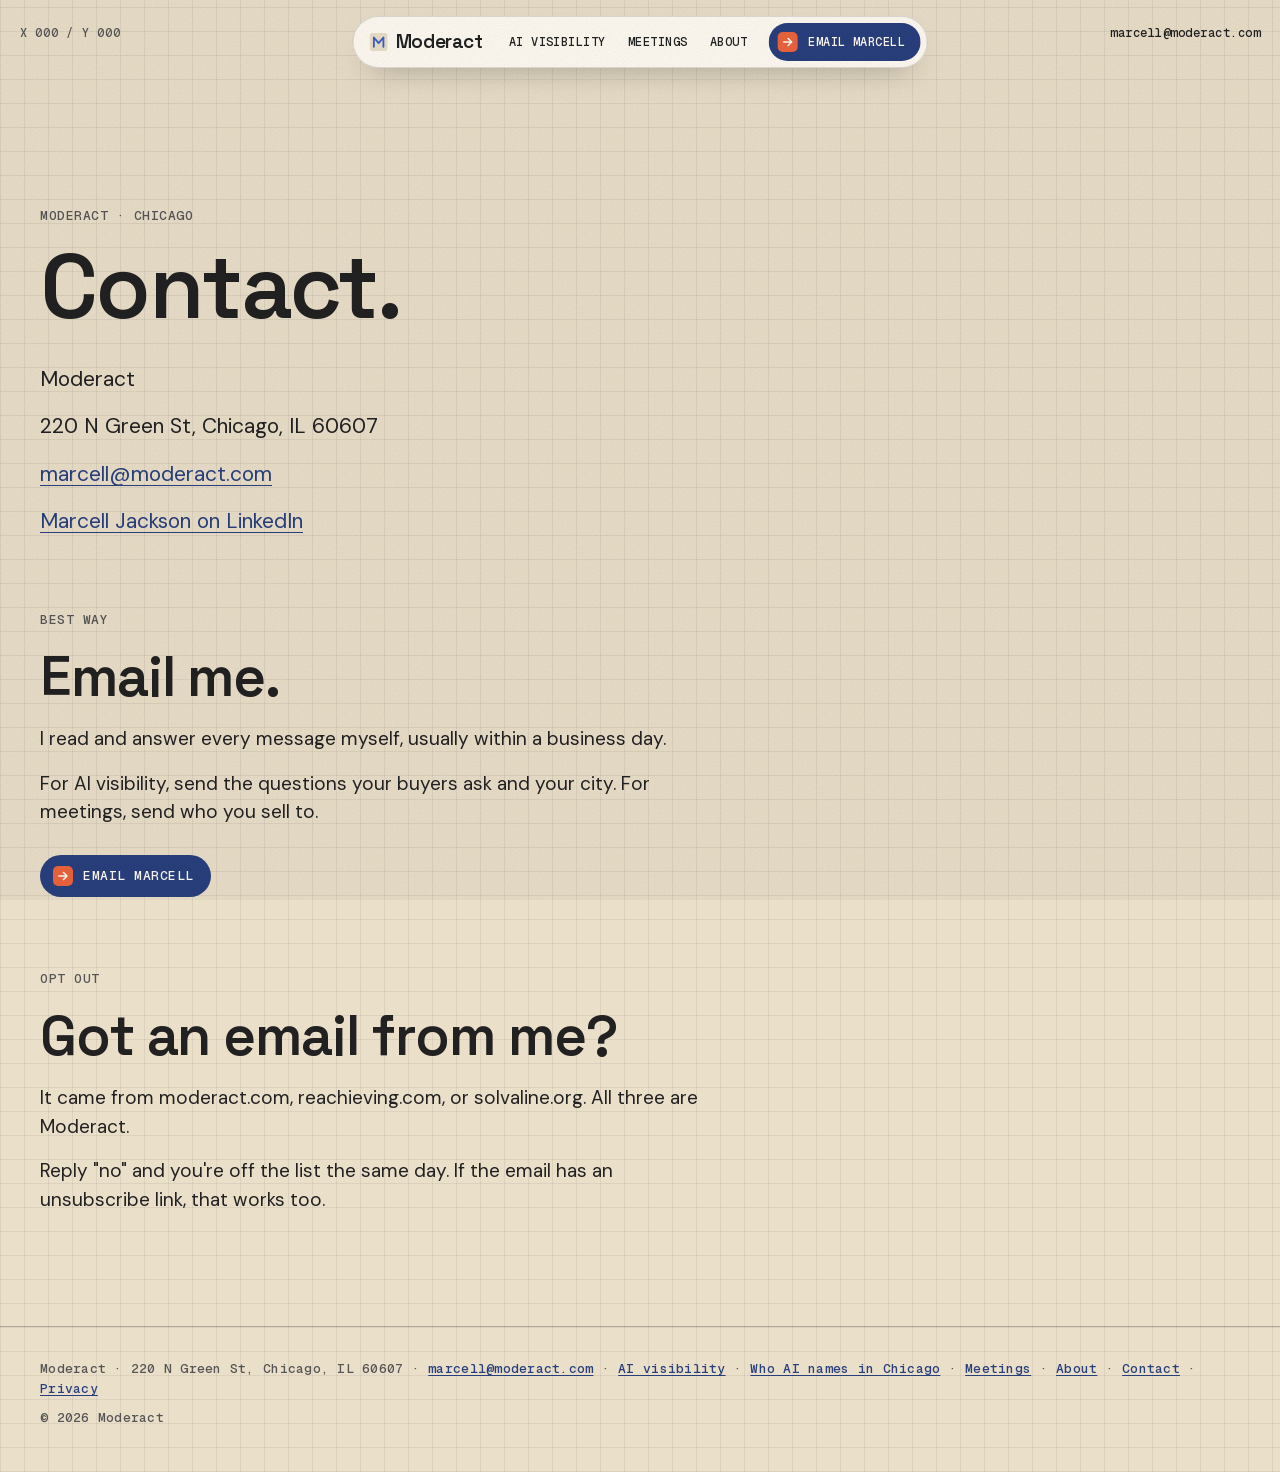
<file: contact/index.html>
<!doctype html>
<html lang="en">
<head>
<meta http-equiv="Content-Security-Policy" content="default-src 'self'; img-src 'self' data:; font-src 'self'; style-src 'self'; script-src 'self'; base-uri 'self'; form-action 'none'">
  <meta charset="utf-8">
<meta name="viewport" content="width=device-width, initial-scale=1">
<title>Contact — Moderact</title>
<meta name="description" content="Reach Moderact in Chicago: marcell@moderact.com, 220 N Green St, Chicago, IL 60607. Marcell answers every message himself.">
<meta name="robots" content="index,follow">
<link rel="canonical" href="https://moderact.com/contact">
<meta name="theme-color" content="#EADFC9">
<meta property="og:type" content="website">
<meta property="og:site_name" content="Moderact">
<meta property="og:title" content="Contact — Moderact">
<meta property="og:description" content="Reach Moderact in Chicago: marcell@moderact.com, 220 N Green St, Chicago, IL 60607. Marcell answers every message himself.">
<meta property="og:url" content="https://moderact.com/contact">
<meta property="og:image" content="https://moderact.com/assets/og.png">
<meta property="og:image:width" content="1200">
<meta property="og:image:height" content="630">
<meta name="twitter:card" content="summary_large_image">
<meta name="twitter:title" content="Contact — Moderact">
<meta name="twitter:description" content="Reach Moderact in Chicago: marcell@moderact.com, 220 N Green St, Chicago, IL 60607. Marcell answers every message himself.">
<meta name="twitter:image" content="https://moderact.com/assets/og.png">
<link rel="icon" href="/assets/favicon.svg" type="image/svg+xml">
<link rel="apple-touch-icon" href="/assets/apple-touch-icon.png">
<link rel="preload" href="/assets/fonts/space-grotesk-600.woff2" as="font" type="font/woff2" crossorigin>
<link rel="preload" href="/assets/fonts/dm-sans.woff2" as="font" type="font/woff2" crossorigin>
<link rel="stylesheet" href="/styles.css">
<script src="/app.js" defer></script>
<script type="application/ld+json">
{
  "@context": "https://schema.org",
  "@type": "Organization",
  "name": "Moderact",
  "url": "https://moderact.com",
  "description": "Moderact is a Chicago agency that counts how often AI assistants name a business — the same buyer questions, run many times across days — and fixes what the count shows.",
  "email": "marcell@moderact.com",
  "address": {
    "@type": "PostalAddress",
    "streetAddress": "220 N Green St",
    "addressLocality": "Chicago",
    "addressRegion": "IL",
    "postalCode": "60607",
    "addressCountry": "US"
  },
  "founder": {
    "@type": "Person",
    "name": "Marcell Jackson"
  },
  "sameAs": ["https://www.linkedin.com/in/marcell-jackson-b387273a0", "https://www.linkedin.com/company/moderact-ai"]
}
</script>
</head>
<body>
<a class="skip" href="#main">Skip to content</a>

<div class="coords" aria-hidden="true">X <span id="cx">000</span> / Y <span id="cy">000</span></div>
<a class="topmail" href="mailto:marcell@moderact.com">marcell@moderact.com</a>

<header class="nav" aria-label="Site">
  <a class="wordmark" href="/" aria-label="Moderact, home">
    <svg viewBox="0 0 64 64" aria-hidden="true"><rect width="64" height="64" rx="12" fill="#EADFC9"/><path d="M15 49V16l17 20 17-20v33" fill="none" stroke="#3B60C5" stroke-width="6.5" stroke-linecap="round" stroke-linejoin="round"/></svg>
    Moderact
  </a>
  <ul class="nav-links">
    <li><a href="/ai-visibility-agency-chicago">AI visibility</a></li>
    <li><a href="/meetings">Meetings</a></li>
    <li><a href="/about">About</a></li>
  </ul>
  <a class="btn btn-primary" href="mailto:marcell@moderact.com"><span class="ico" aria-hidden="true"><svg viewBox="0 0 12 12" fill="none" stroke="#FFFBF3" stroke-width="1.6" stroke-linecap="round" stroke-linejoin="round"><path d="M2 6h8M6.5 2.5 10 6l-3.5 3.5"/></svg></span>Email Marcell</a>
</header>

<main id="main">
  <section class="privacy doc">
    <div class="wrap">
      <p class="mono eyebrow">MODERACT · CHICAGO</p>
      <h1>Contact.</h1>
      <div class="lines lead">
        <p>Moderact</p>
        <p>220 N Green St, Chicago, IL 60607</p>
        <p><a href="mailto:marcell@moderact.com">marcell@moderact.com</a></p>
        <p><a href="https://www.linkedin.com/in/marcell-jackson-b387273a0" rel="me noopener">Marcell Jackson on LinkedIn</a></p>
      </div>

      <div class="block">
        <p class="mono eyebrow">Best way</p>
        <h2>Email me.</h2>
        <div class="lines">
          <p>I read and answer every message myself, usually within a business day.</p>
          <p>For AI visibility, send the questions your buyers ask and your city. For meetings, send who you sell to.</p>
        </div>
        <div class="cta">
          <a class="btn btn-primary" href="mailto:marcell@moderact.com"><span class="ico" aria-hidden="true"><svg viewBox="0 0 12 12" fill="none" stroke="#FFFBF3" stroke-width="1.6" stroke-linecap="round" stroke-linejoin="round"><path d="M2 6h8M6.5 2.5 10 6l-3.5 3.5"/></svg></span>Email Marcell</a>
        </div>
      </div>

      <div class="block">
        <p class="mono eyebrow">Opt out</p>
        <h2>Got an email from me?</h2>
        <div class="lines">
          <p>It came from moderact.com, reachieving.com, or solvaline.org. All three are Moderact.</p>
          <p>Reply "no" and you're off the list the same day. If the email has an unsubscribe link, that works too.</p>
        </div>
      </div>
    </div>
  </section>
</main>

<footer>
  <div class="wrap">
    <p>Moderact · 220 N Green St, Chicago, IL 60607 · <a href="mailto:marcell@moderact.com">marcell@moderact.com</a> · <a href="/ai-visibility-agency-chicago">AI visibility</a> · <a href="/which-chicago-agencies-ai-assistants-name">Who AI names in Chicago</a> · <a href="/meetings">Meetings</a> · <a href="/about">About</a> · <a href="/contact">Contact</a> · <a href="/privacy">Privacy</a></p>
    <p>© <span id="year">2026</span> Moderact</p>
  </div>
</footer>
</body>
</html>
</file>
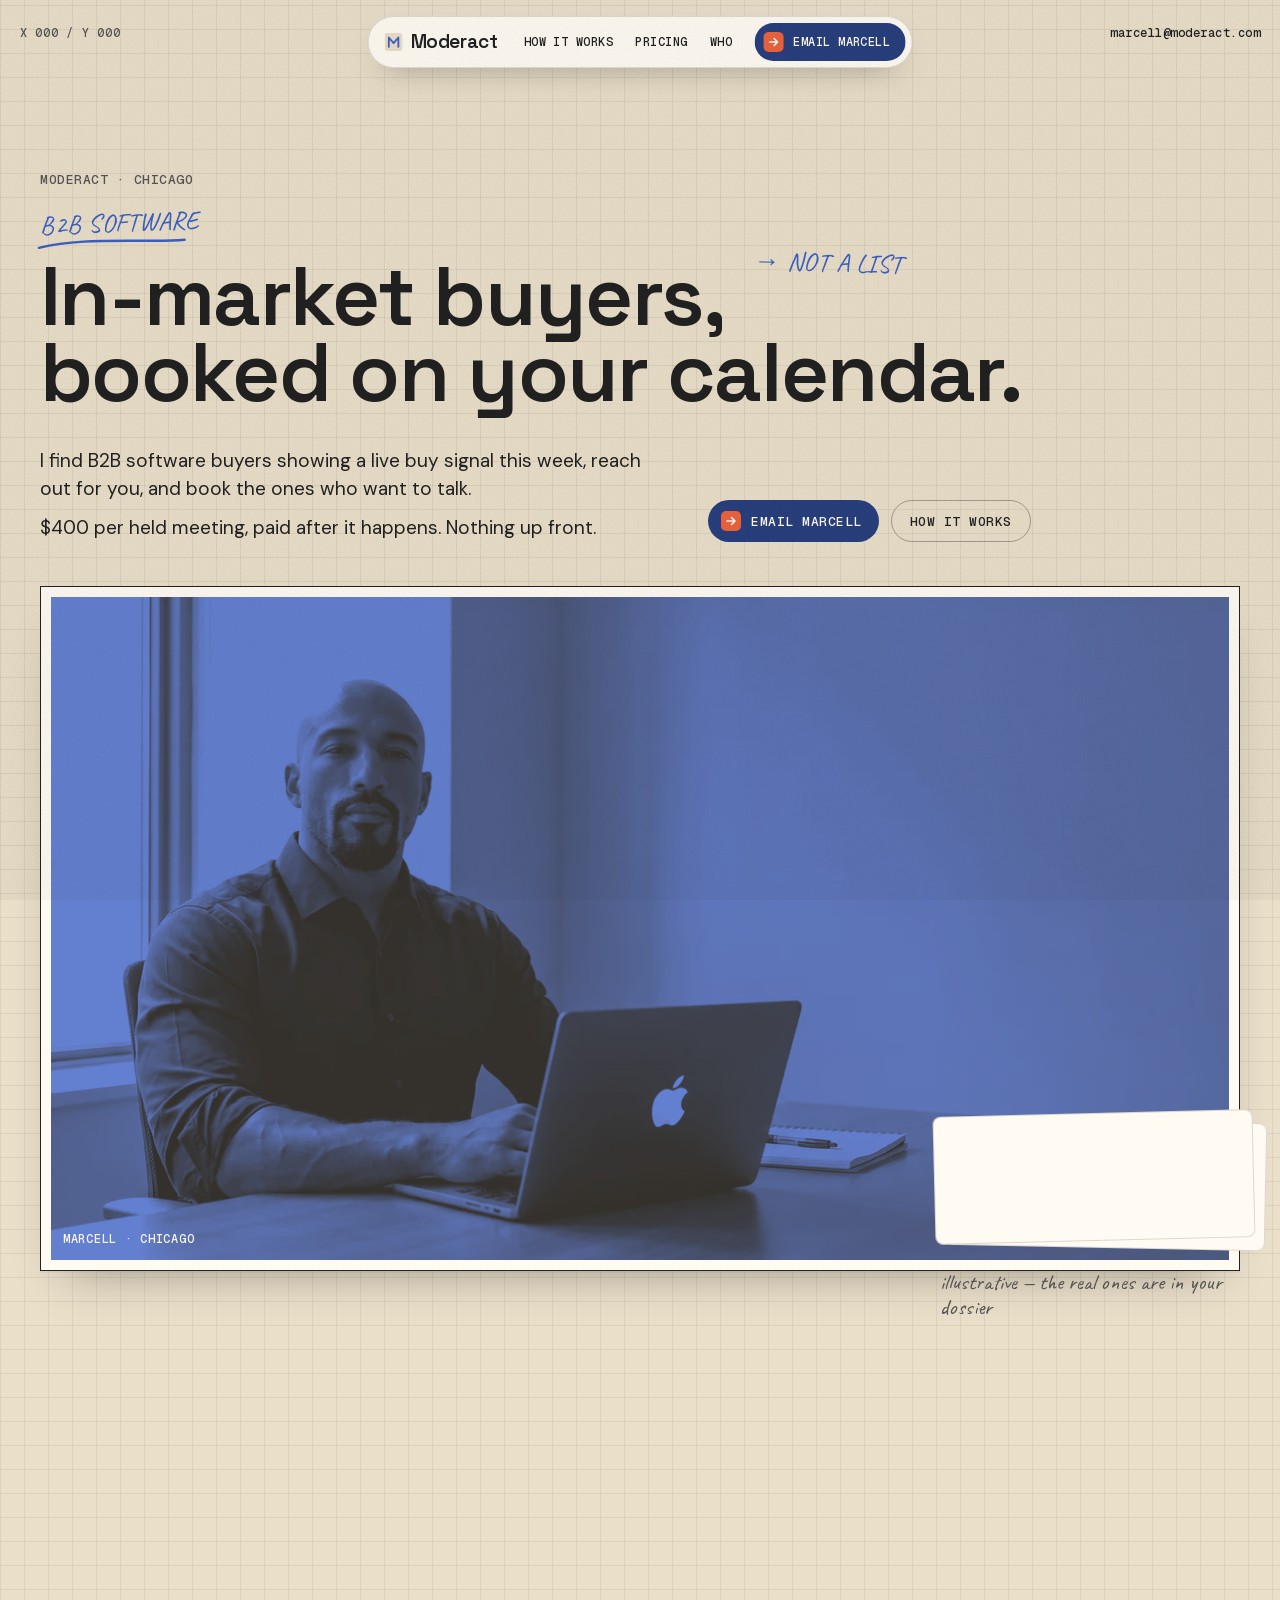
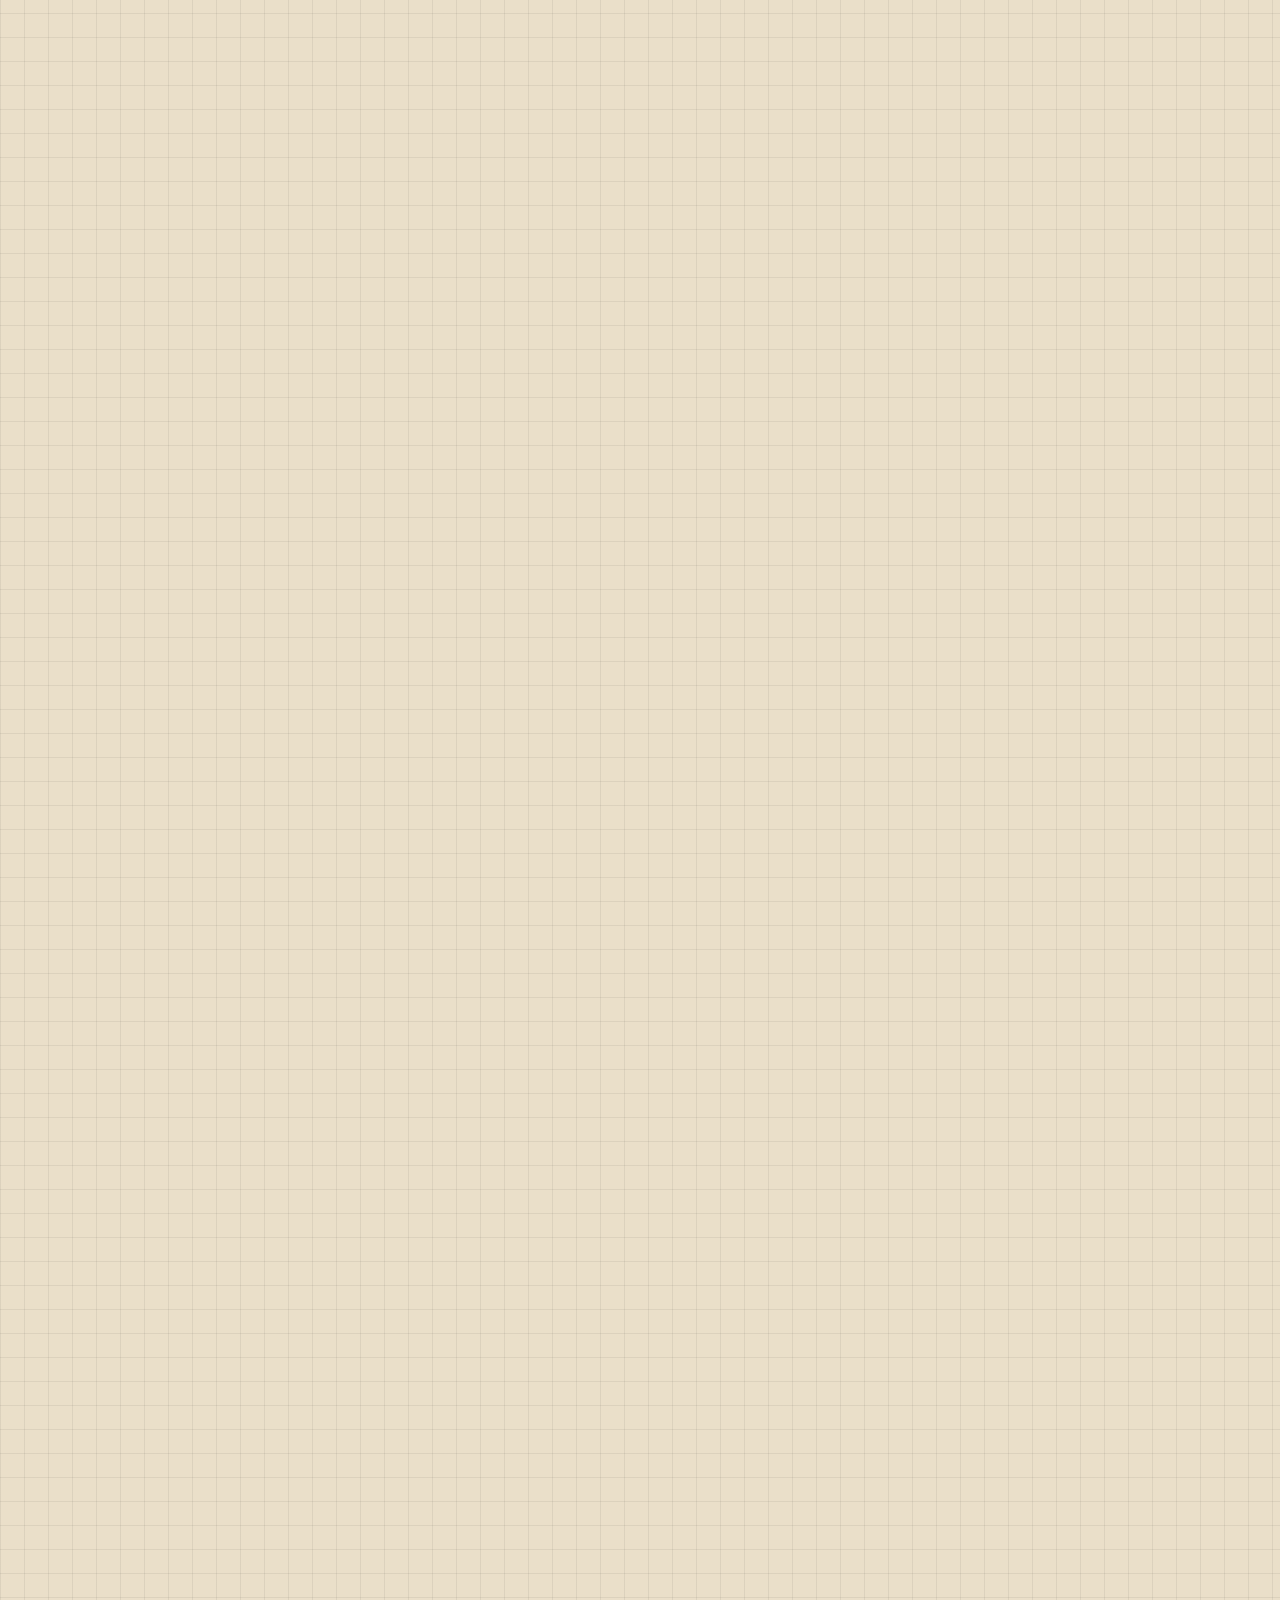
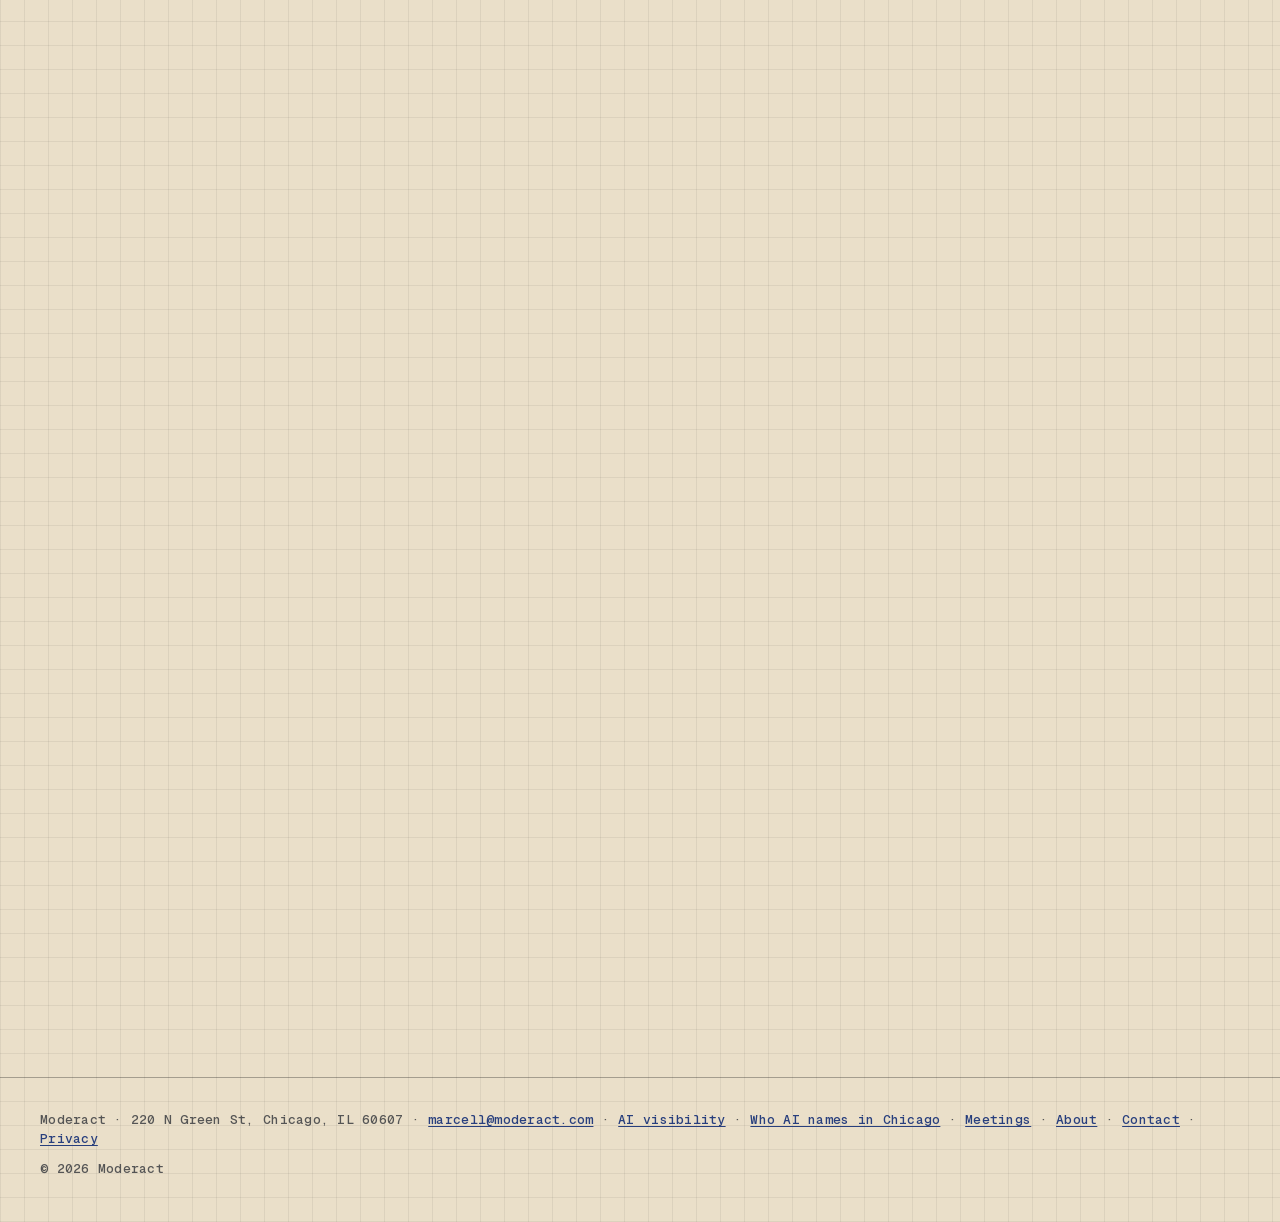
<file: meetings/index.html>
<!doctype html>
<html lang="en">
<head>
<meta http-equiv="Content-Security-Policy" content="default-src 'self'; img-src 'self' data:; font-src 'self'; style-src 'self'; script-src 'self'; base-uri 'self'; form-action 'none'">
  <meta charset="utf-8">
<meta name="viewport" content="width=device-width, initial-scale=1">
<title>B2B sales meetings, paid per held meeting — Moderact</title>
<meta name="description" content="Moderact books sales meetings for B2B software teams. In-market buyers showing a live buy signal, $400 per held meeting, paid after it happens. Chicago.">
<meta name="robots" content="index,follow">
<link rel="canonical" href="https://moderact.com/meetings">
<meta name="theme-color" content="#EADFC9">
<meta property="og:type" content="website">
<meta property="og:site_name" content="Moderact">
<meta property="og:title" content="B2B sales meetings, paid per held meeting — Moderact">
<meta property="og:description" content="Moderact books sales meetings for B2B software teams. In-market buyers showing a live buy signal, $400 per held meeting, paid after it happens. Chicago.">
<meta property="og:url" content="https://moderact.com/meetings">
<meta property="og:image" content="https://moderact.com/assets/og-meetings.png">
<meta property="og:image:width" content="1200">
<meta property="og:image:height" content="630">
<meta name="twitter:card" content="summary_large_image">
<meta name="twitter:title" content="B2B sales meetings, paid per held meeting — Moderact">
<meta name="twitter:description" content="Moderact books sales meetings for B2B software teams. In-market buyers showing a live buy signal, $400 per held meeting, paid after it happens. Chicago.">
<meta name="twitter:image" content="https://moderact.com/assets/og-meetings.png">
<link rel="icon" href="/assets/favicon.svg" type="image/svg+xml">
<link rel="apple-touch-icon" href="/assets/apple-touch-icon.png">
<link rel="preload" href="/assets/fonts/space-grotesk-600.woff2" as="font" type="font/woff2" crossorigin>
<link rel="preload" href="/assets/fonts/dm-sans.woff2" as="font" type="font/woff2" crossorigin>
<link rel="stylesheet" href="/styles.css">
<script src="/app.js" defer></script>
<script type="application/ld+json">
{
  "@context": "https://schema.org",
  "@type": "Organization",
  "name": "Moderact",
  "url": "https://moderact.com",
  "email": "marcell@moderact.com",
  "address": {
    "@type": "PostalAddress",
    "streetAddress": "220 N Green St",
    "addressLocality": "Chicago",
    "addressRegion": "IL",
    "postalCode": "60607",
    "addressCountry": "US"
  },
  "founder": {
    "@type": "Person",
    "name": "Marcell Jackson"
  },
  "sameAs": ["https://www.linkedin.com/in/marcell-jackson-b387273a0", "https://www.linkedin.com/company/moderact-ai"]
}
</script>
</head>
<body>
<a class="skip" href="#main">Skip to content</a>

<div class="coords" aria-hidden="true">X <span id="cx">000</span> / Y <span id="cy">000</span></div>
<a class="topmail" href="mailto:marcell@moderact.com">marcell@moderact.com</a>

<header class="nav" aria-label="Site">
  <a class="wordmark" href="/" aria-label="Moderact, home">
    <svg viewBox="0 0 64 64" aria-hidden="true"><rect width="64" height="64" rx="12" fill="#EADFC9"/><path d="M15 49V16l17 20 17-20v33" fill="none" stroke="#3B60C5" stroke-width="6.5" stroke-linecap="round" stroke-linejoin="round"/></svg>
    Moderact
  </a>
  <ul class="nav-links">
    <li><a href="#how">How it works</a></li>
    <li><a href="#pricing">Pricing</a></li>
    <li><a href="#who">Who</a></li>
  </ul>
  <a class="btn btn-primary" href="mailto:marcell@moderact.com"><span class="ico" aria-hidden="true"><svg viewBox="0 0 12 12" fill="none" stroke="#FFFBF3" stroke-width="1.6" stroke-linecap="round" stroke-linejoin="round"><path d="M2 6h8M6.5 2.5 10 6l-3.5 3.5"/></svg></span>Email Marcell</a>
</header>

<main id="main">

  <section class="hero">
    <div class="wrap">
      <p class="mono eyebrow">MODERACT · CHICAGO</p>
      <div class="hero-head">
        <span class="hand ann ann-left" aria-hidden="true">B2B software<svg viewBox="0 0 150 14" fill="none" stroke="#3B60C5" stroke-width="2.4" stroke-linecap="round"><path d="M2 9c30-6 60-5 90-4s40 2 56 1"/></svg></span>
        <h1><span class="l1">In-market buyers,<span class="hand ann ann-right" aria-hidden="true">→ not a list</span></span> <span class="l2">booked on your calendar.</span></h1>
      </div>
      <div class="hero-sub">
        <div class="lead lines">
          <p>I find B2B software buyers showing a live buy signal this week, reach out for you, and book the ones who want to talk.</p>
          <p>$400 per held meeting, paid after it happens. Nothing up front.</p>
        </div>
        <div class="cta">
          <a class="btn btn-primary" href="mailto:marcell@moderact.com"><span class="ico" aria-hidden="true"><svg viewBox="0 0 12 12" fill="none" stroke="#FFFBF3" stroke-width="1.6" stroke-linecap="round" stroke-linejoin="round"><path d="M2 6h8M6.5 2.5 10 6l-3.5 3.5"/></svg></span>Email Marcell</a>
          <a class="btn btn-ghost" href="#how">How it works</a>
        </div>
      </div>

      <div class="hero-visual">
        <div class="frame">
          <div class="duo">
            <picture>
              <source type="image/webp" srcset="/assets/marcell-1200.webp 1200w, /assets/marcell-1600.webp 1600w, /assets/marcell-2400.webp 2400w" sizes="(max-width: 719px) calc(100vw - 40px), (max-width: 1248px) calc(100vw - 48px), 1200px">
              <img src="/assets/marcell-1600.jpg" srcset="/assets/marcell-1200.jpg 1200w, /assets/marcell-1600.jpg 1600w, /assets/marcell-2400.jpg 2400w" sizes="(max-width: 719px) calc(100vw - 40px), (max-width: 1248px) calc(100vw - 48px), 1200px" width="1600" height="893" alt="Marcell Jackson at a desk with a laptop and a notepad, Chicago." fetchpriority="high">
            </picture>
          </div>
          <span class="frame-cap" aria-hidden="true">Marcell · Chicago</span>
        </div>

        <div class="signal" aria-hidden="true">
          <div class="stack">
            <div class="card under u1"></div>
            <div class="card under u2"></div>
            <div class="card sig"><span class="mono">Signal · This week</span><span class="line">posted two SDR roles</span></div>
            <div class="card sig"><span class="mono">Signal · This week</span><span class="line">raised a Series A</span></div>
            <div class="card sig"><span class="mono">Signal · This week</span><span class="line">switched CRMs</span></div>
            <div class="card sig"><span class="mono">Signal · This week</span><span class="line">opened a second office</span></div>
            <div class="card sig"><span class="mono">Signal · This week</span><span class="line">hired a VP Sales</span></div>
            <div class="card sig held"><span class="mono">Meeting held · Tue 10:30</span><span class="line">dossier sent</span></div>
          </div>
          <p class="cap">illustrative — the real ones are in your dossier</p>
        </div>
      </div>
    </div>
  </section>

  <section id="how" class="how">
    <div class="wrap">
      <div class="sec-head reveal">
        <p class="mono eyebrow">01 — 03</p>
        <h2>How it works</h2>
      </div>

      <div class="step reveal">
        <div class="panel">
          <span class="num" aria-hidden="true">01</span>
          <span class="hand" aria-hidden="true">You tell me who</span>
          <h3>You tell me who you sell to.</h3>
          <p>Titles, company size, vertical. It goes in writing and becomes the filter.</p>
        </div>
        <div class="vis" aria-hidden="true">
          <div class="frame">
            <div class="sheet tilt-l">
              <div class="sheet-head"><span class="mono">Filter · in writing</span></div>
              <div class="row c2"><span class="mono lbl">Titles</span><span class="bar w75"></span></div>
              <div class="row c2"><span class="mono lbl">Size</span><span class="bar w45"></span></div>
              <div class="row c2"><span class="mono lbl">Vertical</span><span class="bar w60"></span></div>
              <div class="row c2"><span class="mono lbl">Exclude</span><span class="bar w35"></span></div>
              <span class="stamp">agreed</span>
            </div>
          </div>
        </div>
      </div>

      <div class="step reveal">
        <div class="panel">
          <span class="num" aria-hidden="true">02</span>
          <span class="hand" aria-hidden="true">I find the signal</span>
          <h3>I find the ones showing a signal this week.</h3>
          <p>Hiring SDRs, a new round, a tool switch. Verified emails, real links.</p>
        </div>
        <div class="vis" aria-hidden="true">
          <div class="frame">
            <div class="sheet tilt-r">
              <div class="sheet-head c4"><span class="mono">Company</span><span class="mono">Signal</span><span class="mono">Evidence</span><span class="mono">Email</span></div>
              <div class="row c4"><span class="bar w85"></span><span class="bar w60"></span><span class="bar w75"></span><span class="bar w60"></span></div>
              <div class="row c4"><span class="bar w60"></span><span class="bar w75"></span><span class="bar w45"></span><span class="bar w75"></span></div>
              <div class="row c4"><span class="bar w90"></span><span class="bar w60"></span><span class="bar w85 blue"></span><span class="bar w60"></span></div>
              <div class="row c4"><span class="bar w45"></span><span class="bar w85"></span><span class="bar w60"></span><span class="bar w75"></span></div>
              <div class="row c4"><span class="bar w75"></span><span class="bar w45"></span><span class="bar w75"></span><span class="bar w60"></span></div>
              <svg class="circle" viewBox="0 0 400 40" fill="none" stroke="#3B60C5" stroke-width="2.4" stroke-linecap="round" preserveAspectRatio="none"><path d="M40 6C120-2 330-4 372 10c22 8 10 24-40 26C220 40 60 40 26 30 4 24 18 10 60 5"/></svg>
              <span class="hand note note-list">this week's list<svg viewBox="0 0 36 40" fill="none" stroke="#3B60C5" stroke-width="2.4" stroke-linecap="round" stroke-linejoin="round"><path d="M30 2C24 14 16 24 4 34M4 34l9-1M4 34l2-9"/></svg></span>
            </div>
          </div>
        </div>
      </div>

      <div class="step reveal">
        <div class="panel">
          <span class="num" aria-hidden="true">03</span>
          <span class="hand" aria-hidden="true">I book, you pay after</span>
          <h3>I reach out for you and book the ones who want to talk.</h3>
          <p>Before each meeting you get a dossier. After it, you pay.</p>
          <a class="more" href="mailto:marcell@moderact.com">Email Marcell →</a>
        </div>
        <div class="vis" aria-hidden="true">
          <div class="frame">
            <div class="sheet tilt-l">
              <div class="sheet-head"><span class="mono">Calendar · week</span></div>
              <div class="slot"><span class="t">Mon · 14:00</span><span class="bar w60"></span></div>
              <div class="slot on"><span class="t">Tue · 10:30</span><span class="d">dossier sent</span></div>
              <div class="slot"><span class="t">Thu · 09:00</span><span class="bar w45"></span></div>
              <span class="stamp">held</span>
            </div>
          </div>
        </div>
      </div>
    </div>
  </section>

  <section id="get" class="get-sec">
    <div class="wrap get reveal">
      <div class="sec-head">
        <p class="mono eyebrow">Per meeting</p>
        <h2>What you get, per meeting</h2>
      </div>
      <div>
        <div class="dossier" role="button" tabindex="0" aria-pressed="false" aria-label="Dossier card. Press to flip and read what you get per meeting.">
          <div class="card3d">
            <div class="face front" aria-hidden="true">
              <div class="d-head"><span class="mono">Dossier</span><span class="mono">Before the meeting</span></div>
              <div class="d-rows">
                <div class="row c2"><span class="mono lbl">Company</span><span class="bar w75"></span></div>
                <div class="row c2"><span class="mono lbl">Signal</span><span class="bar w85"></span></div>
                <div class="row c2"><span class="mono lbl">Evidence</span><span class="bar w60 blue"></span></div>
                <div class="row c2"><span class="mono lbl">Attending</span><span class="bar w45"></span></div>
                <div class="row c2"><span class="mono lbl">Agenda</span><span class="bar w90"></span></div>
              </div>
              <span class="stamp">held</span>
            </div>
            <div class="face back lines">
              <p>A held meeting with a prospect who matches the filter we agreed in writing.</p>
              <p>A dossier first: the company, the buy signal with evidence links, who's attending.</p>
              <p>A prospect who knows what the meeting is about. No bait-and-switch bookings.</p>
            </div>
          </div>
        </div>
        <p class="hint"><span class="hint-fine">Hover or tap to flip</span><span class="hint-coarse">Tap to flip</span></p>
      </div>
    </div>
  </section>

  <section id="pricing" class="pricing">
    <div class="wrap">
      <div class="sec-head reveal">
        <p class="mono eyebrow">Pricing</p>
        <h2>From $400 per held meeting.</h2>
      </div>
      <div class="price-wrap reveal">
        <span class="hand ann-price" aria-hidden="true">Paid after, not before →<svg viewBox="0 0 46 42" fill="none" stroke="#3B60C5" stroke-width="2.4" stroke-linecap="round" stroke-linejoin="round"><path d="M40 2c-4 14-14 26-32 36M8 38l10-2M8 38l3-10"/></svg></span>
        <div class="price">
          <div class="lead lines">
            <p>The price is 5% of your first-year deal size. Floor $400, cap $2,500.</p>
            <p>I set it on the first call, once you tell me your ACV.</p>
          </div>
          <ul class="terms">
            <li><span class="mono">01</span><span>No retainer, no setup fee. Stop whenever.</span></li>
            <li><span class="mono">02</span><span>No-show: rebooked once, or you're not charged.</span></li>
            <li><span class="mono">03</span><span>Wrong fit? Say so within 48 hours and you don't pay for it.</span></li>
          </ul>
        </div>
      </div>
    </div>
  </section>

  <section id="who" class="who">
    <div class="wrap two reveal">
      <div>
        <p class="mono eyebrow">Who</p>
        <h2>A small Chicago team.</h2>
      </div>
      <div>
        <div class="lead lines">
          <p>Led by me, Marcell Jackson.</p>
          <p>I pick the accounts, approve every email, and answer every reply.</p>
        </div>
        <p class="links">
          <a href="https://www.linkedin.com/in/marcell-jackson-b387273a0" rel="me noopener">LinkedIn</a>
          <a href="mailto:marcell@moderact.com">marcell@moderact.com</a>
        </p>
      </div>
    </div>
  </section>

  <section id="email" class="email">
    <div class="wrap two reveal">
      <div>
        <p class="mono eyebrow">Opt out</p>
        <h2>Got an email from me?</h2>
      </div>
      <div class="email-panel">
        <div class="lead lines">
          <p>It came from moderact.com, reachieving.com, or solvaline.org. All three are Moderact.</p>
          <p>Reply "no" and you're off the list the same day. If the email has an unsubscribe link, that works too.</p>
        </div>
      </div>
    </div>
  </section>

</main>

<footer>
  <div class="wrap">
    <p>Moderact · 220 N Green St, Chicago, IL 60607 · <a href="mailto:marcell@moderact.com">marcell@moderact.com</a> · <a href="/ai-visibility-agency-chicago">AI visibility</a> · <a href="/which-chicago-agencies-ai-assistants-name">Who AI names in Chicago</a> · <a href="/meetings">Meetings</a> · <a href="/about">About</a> · <a href="/contact">Contact</a> · <a href="/privacy">Privacy</a></p>
    <p>© <span id="year">2026</span> Moderact</p>
  </div>
</footer>
</body>
</html>
</file>
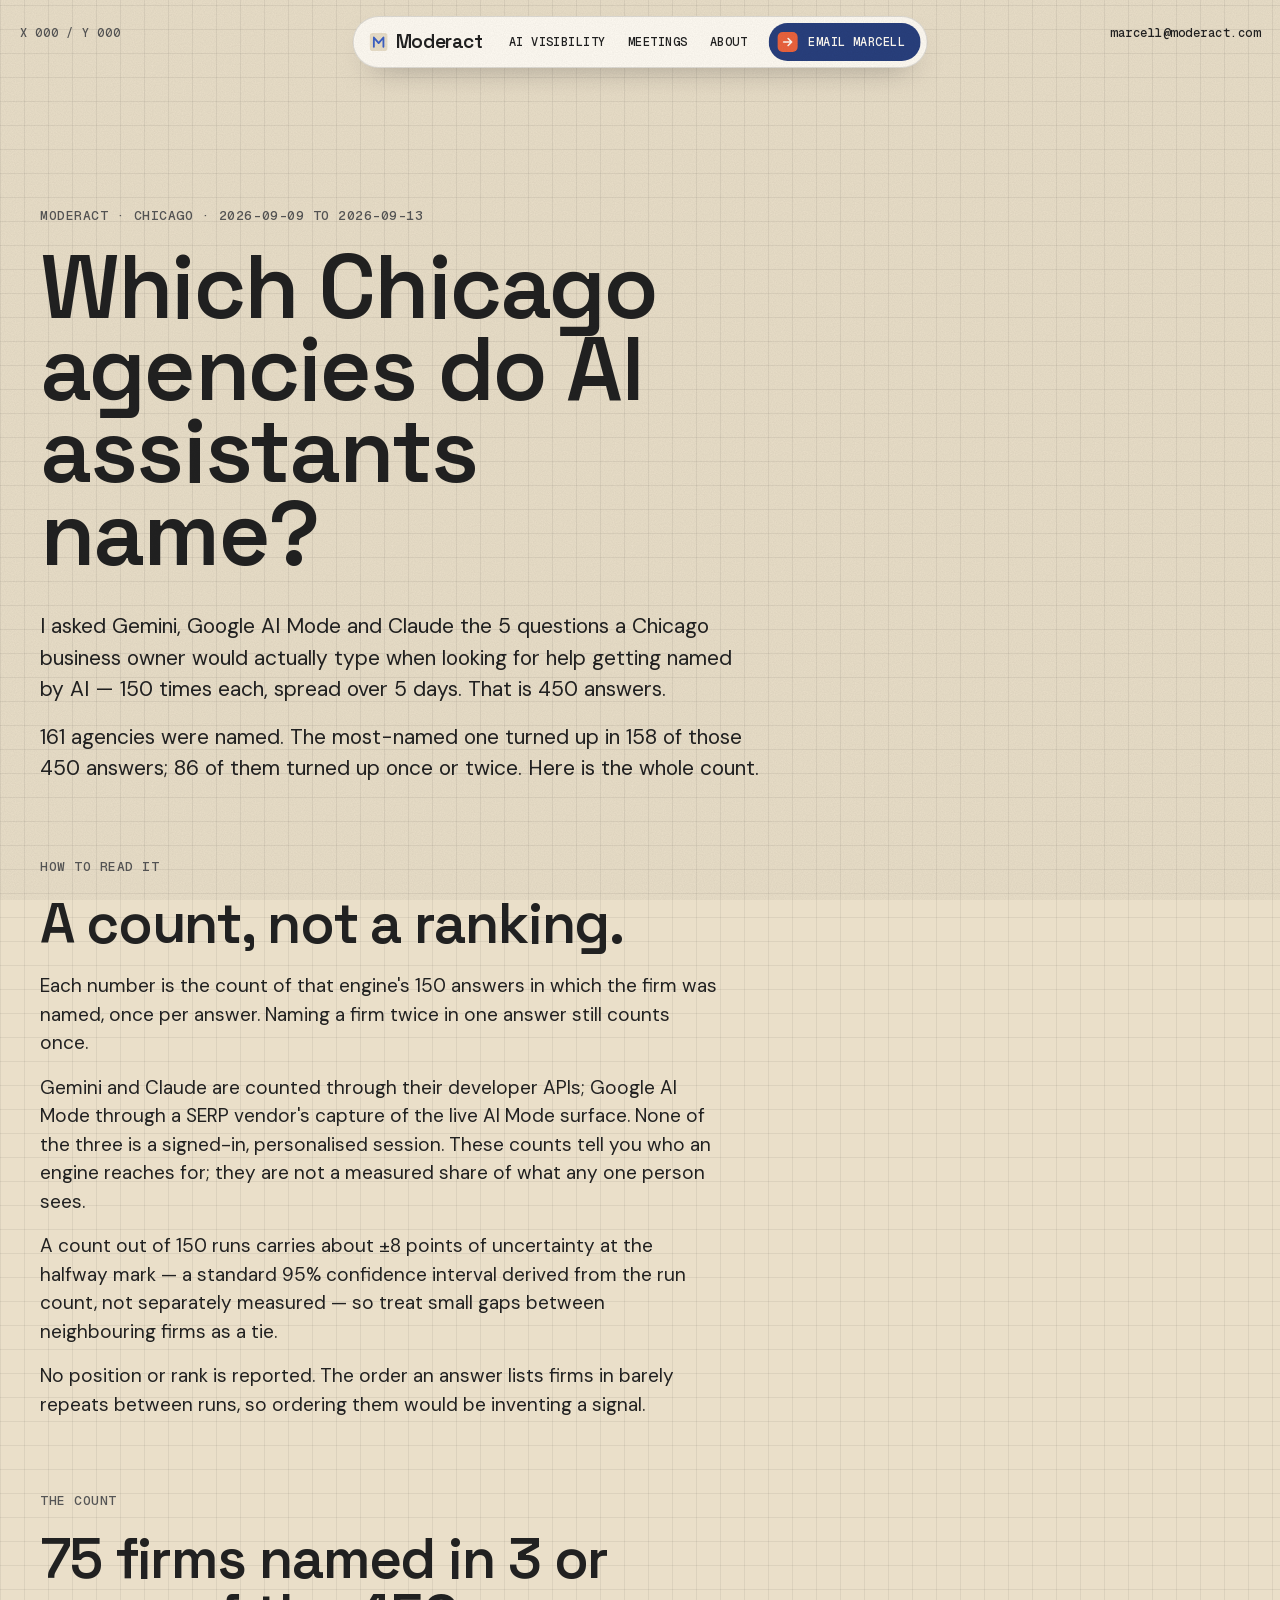
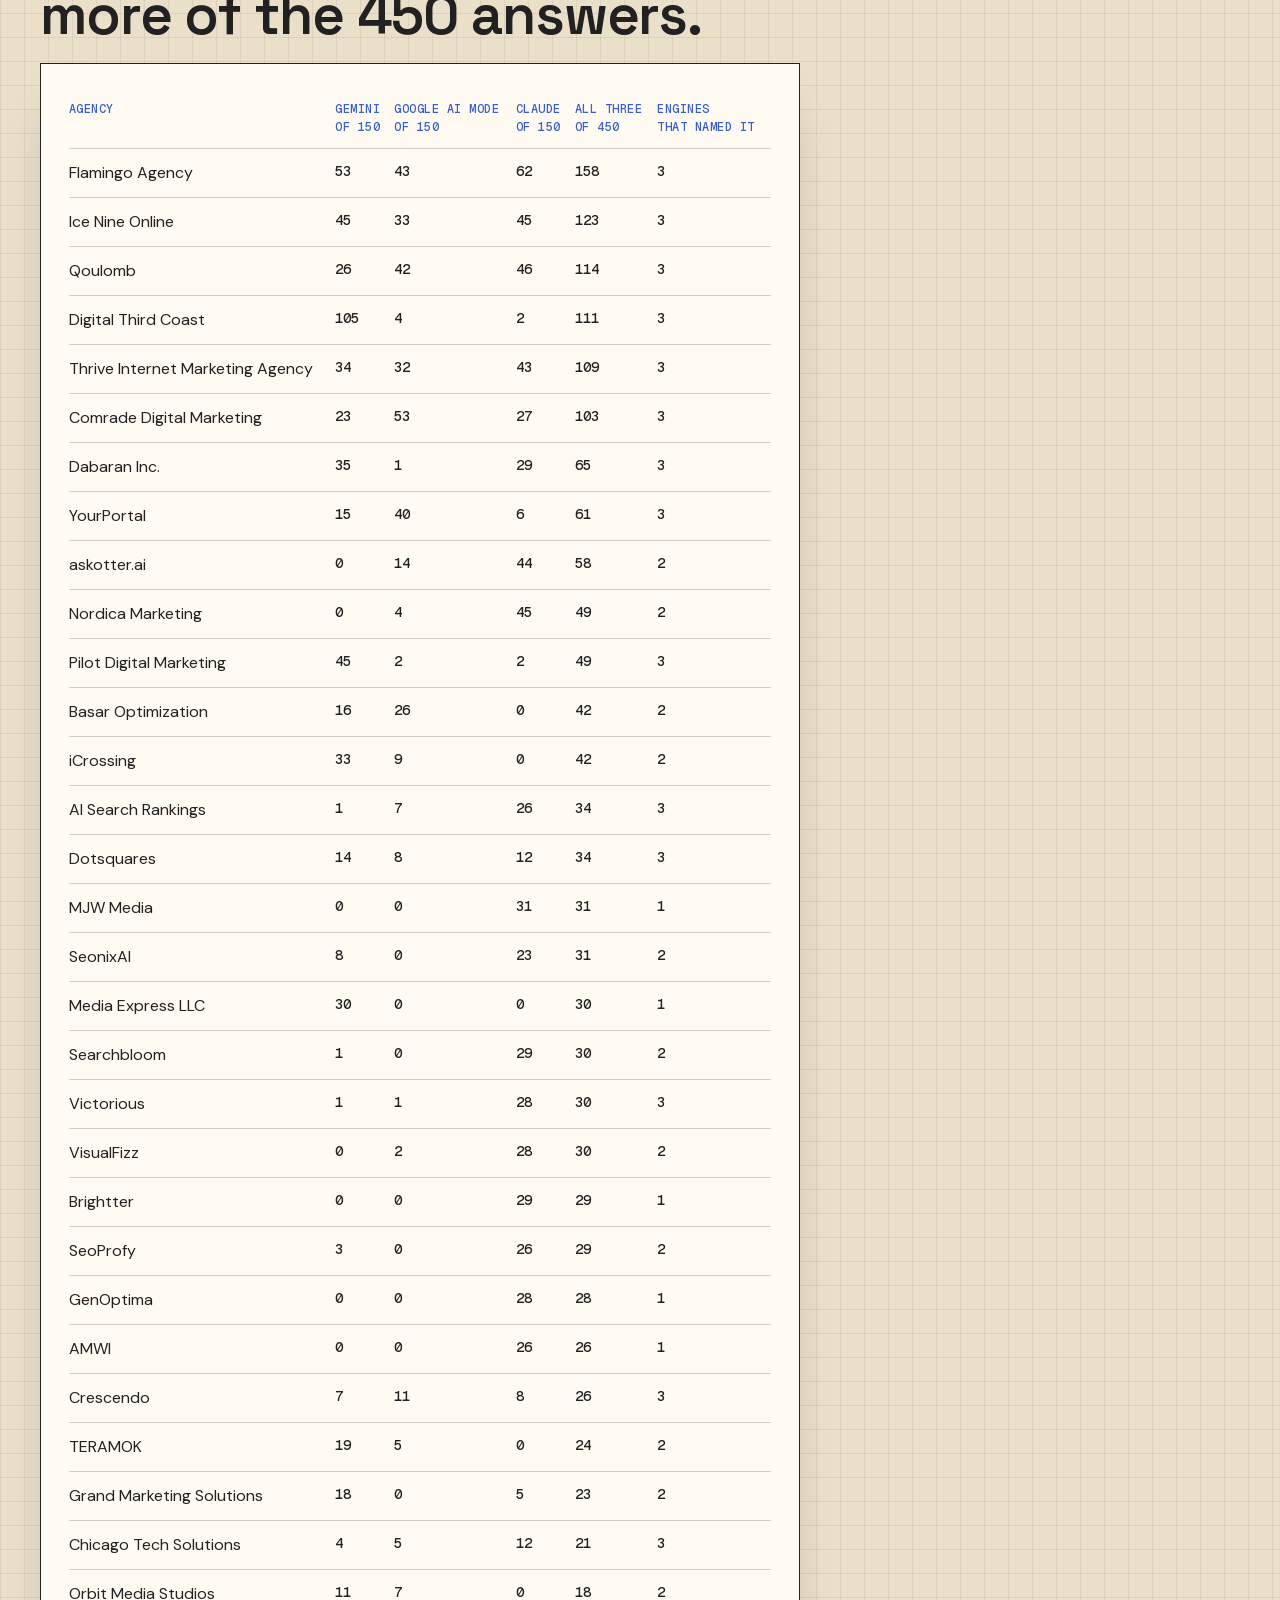
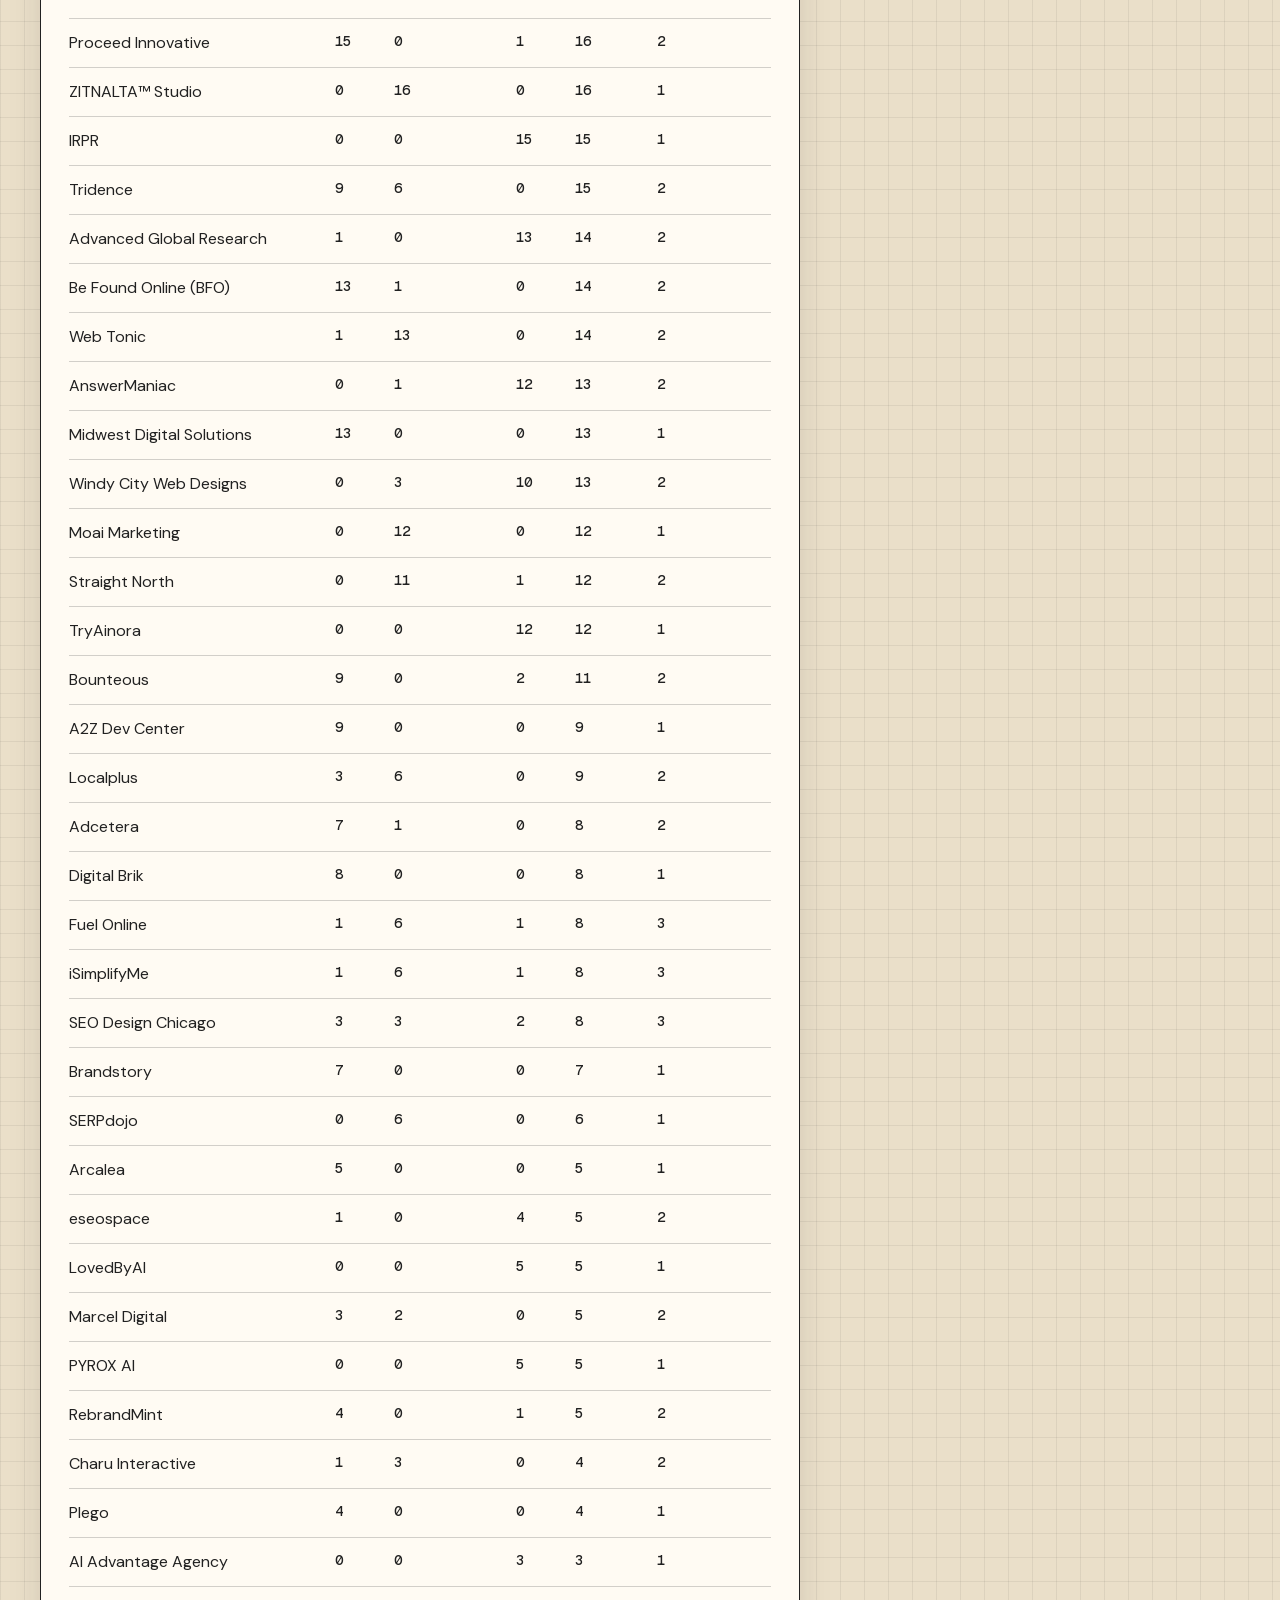
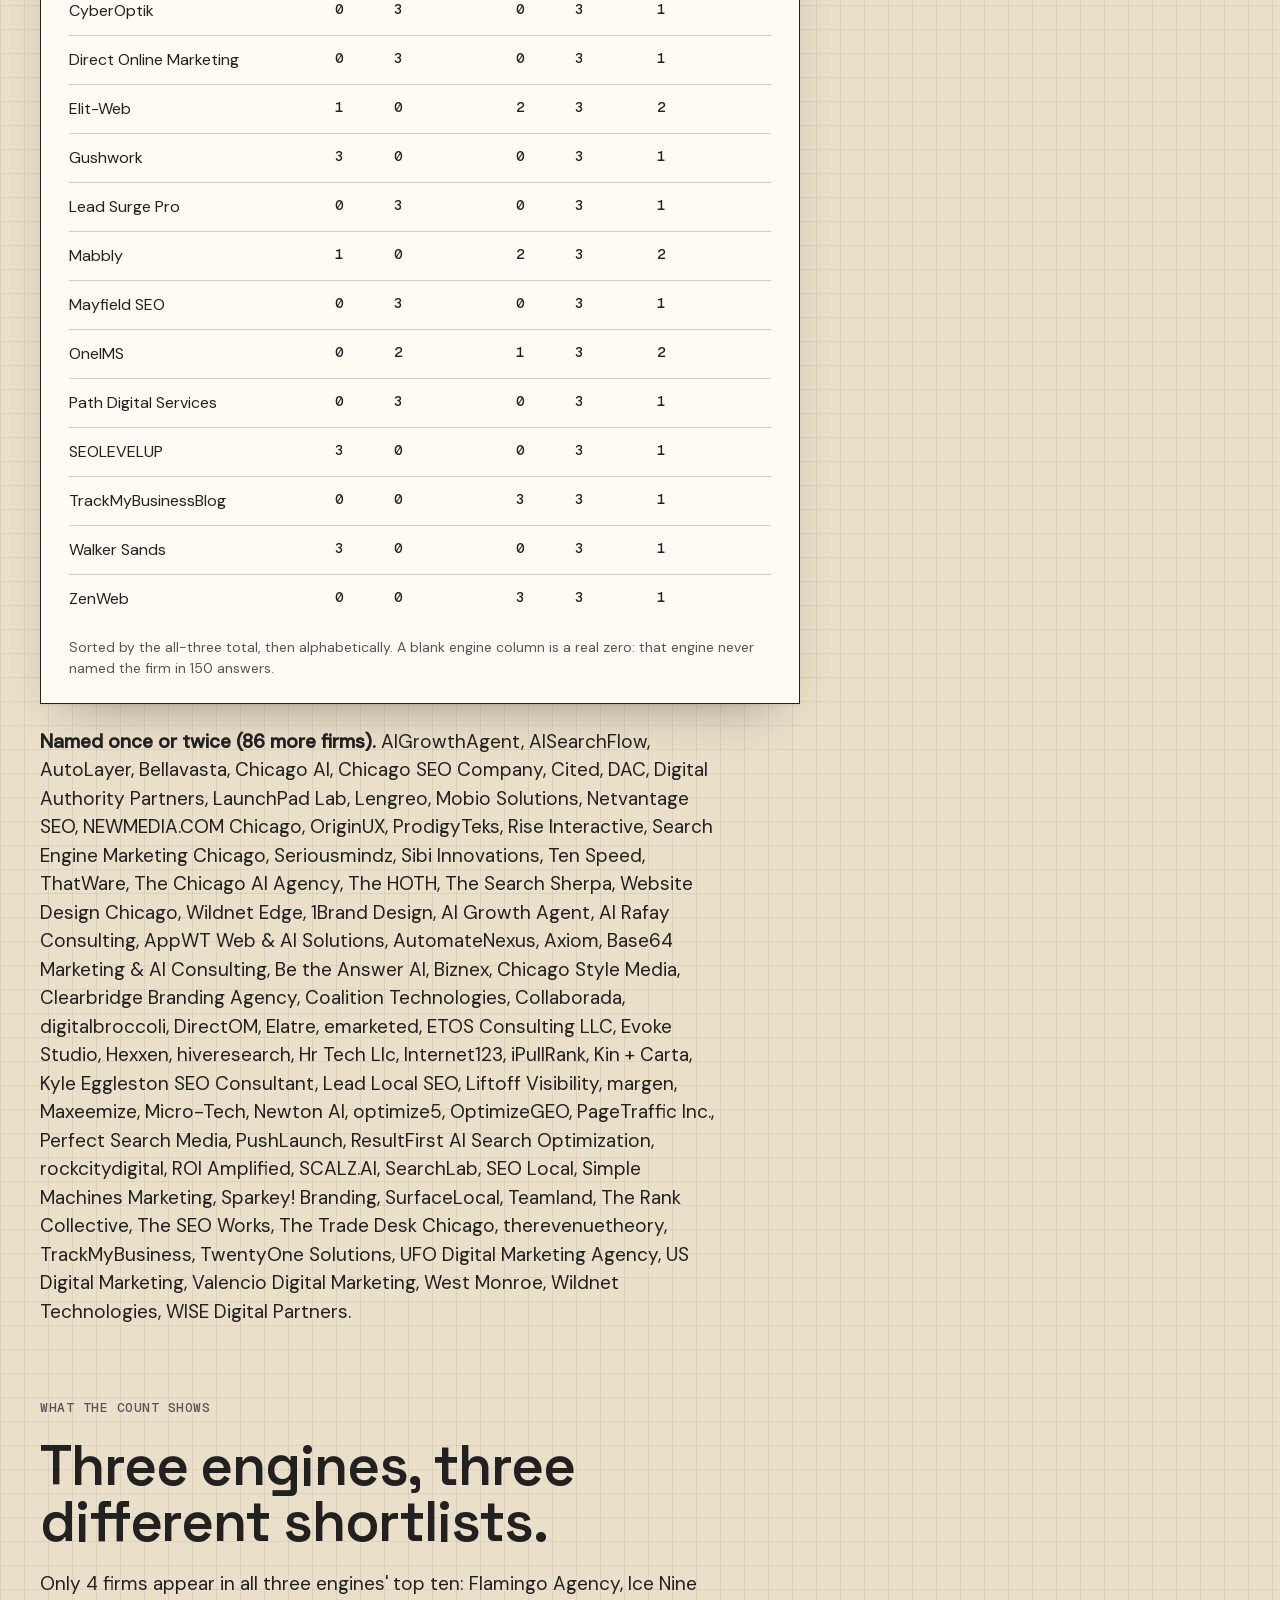
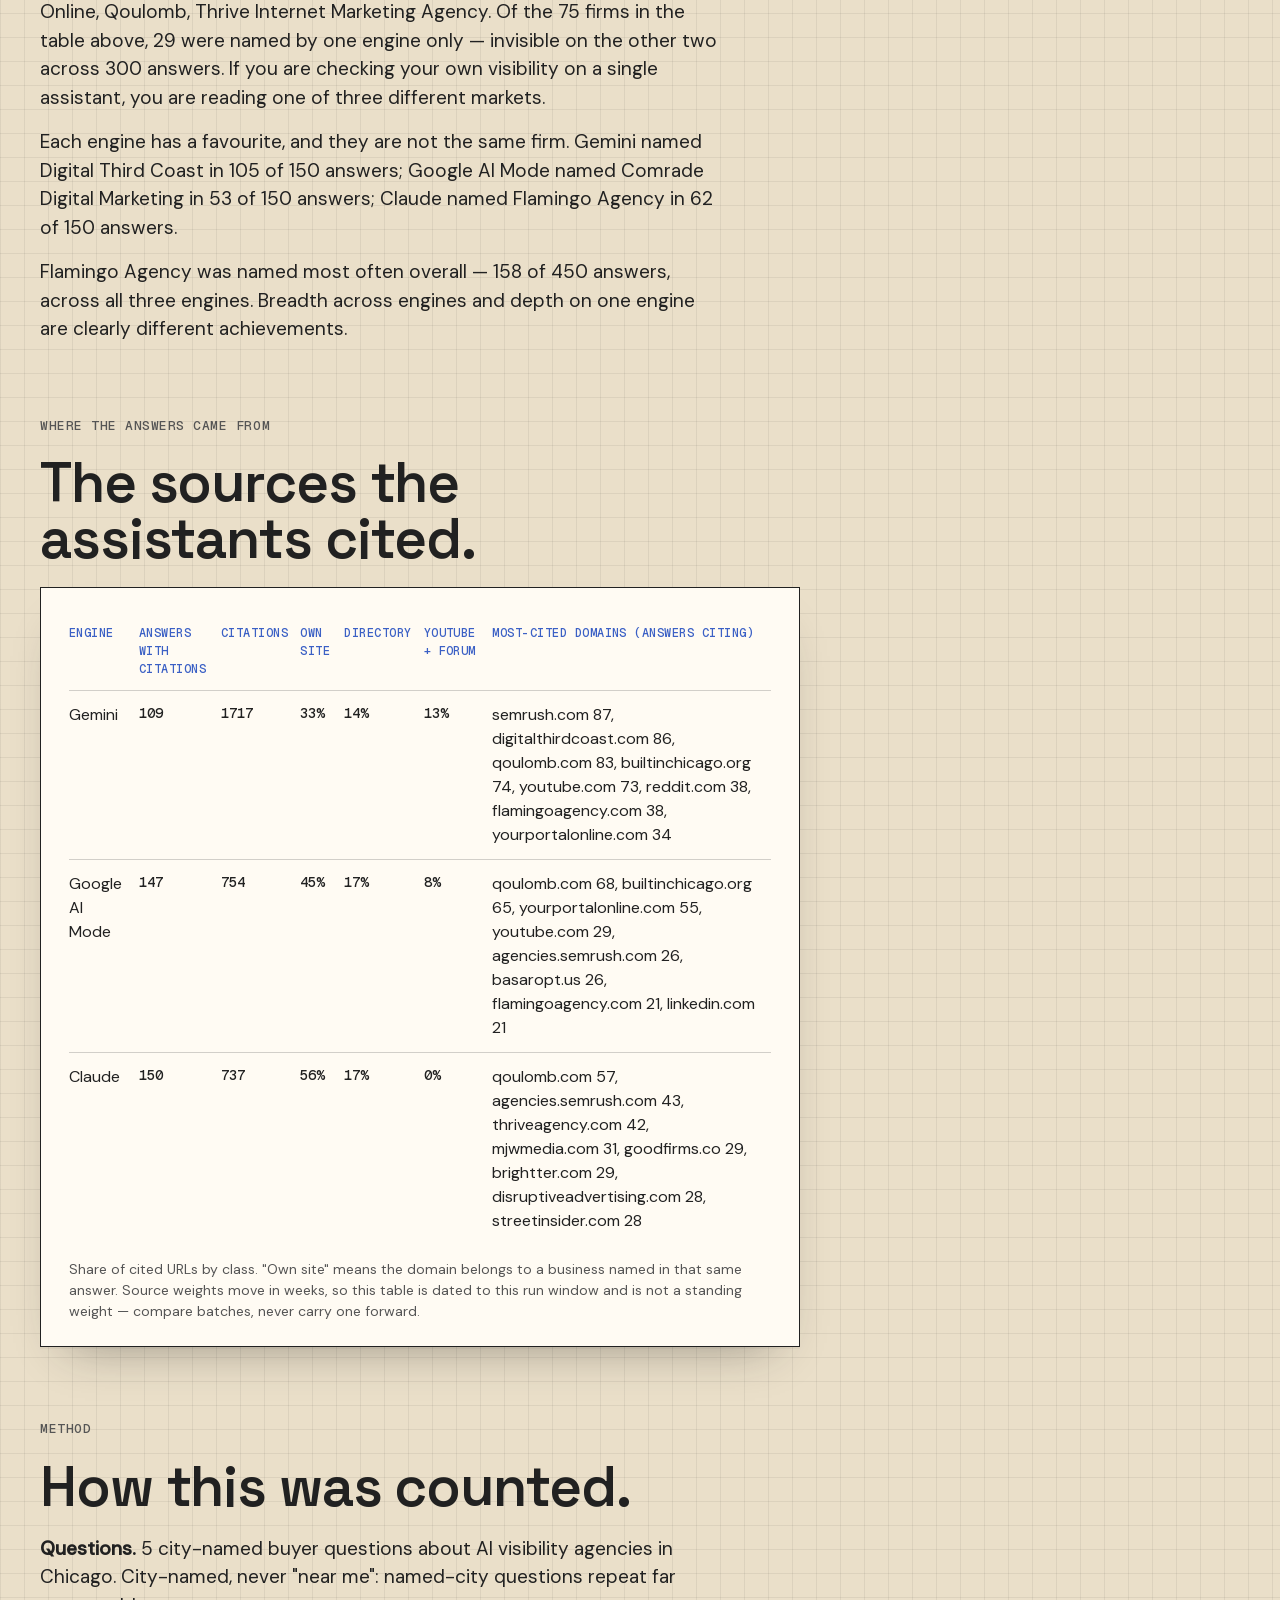
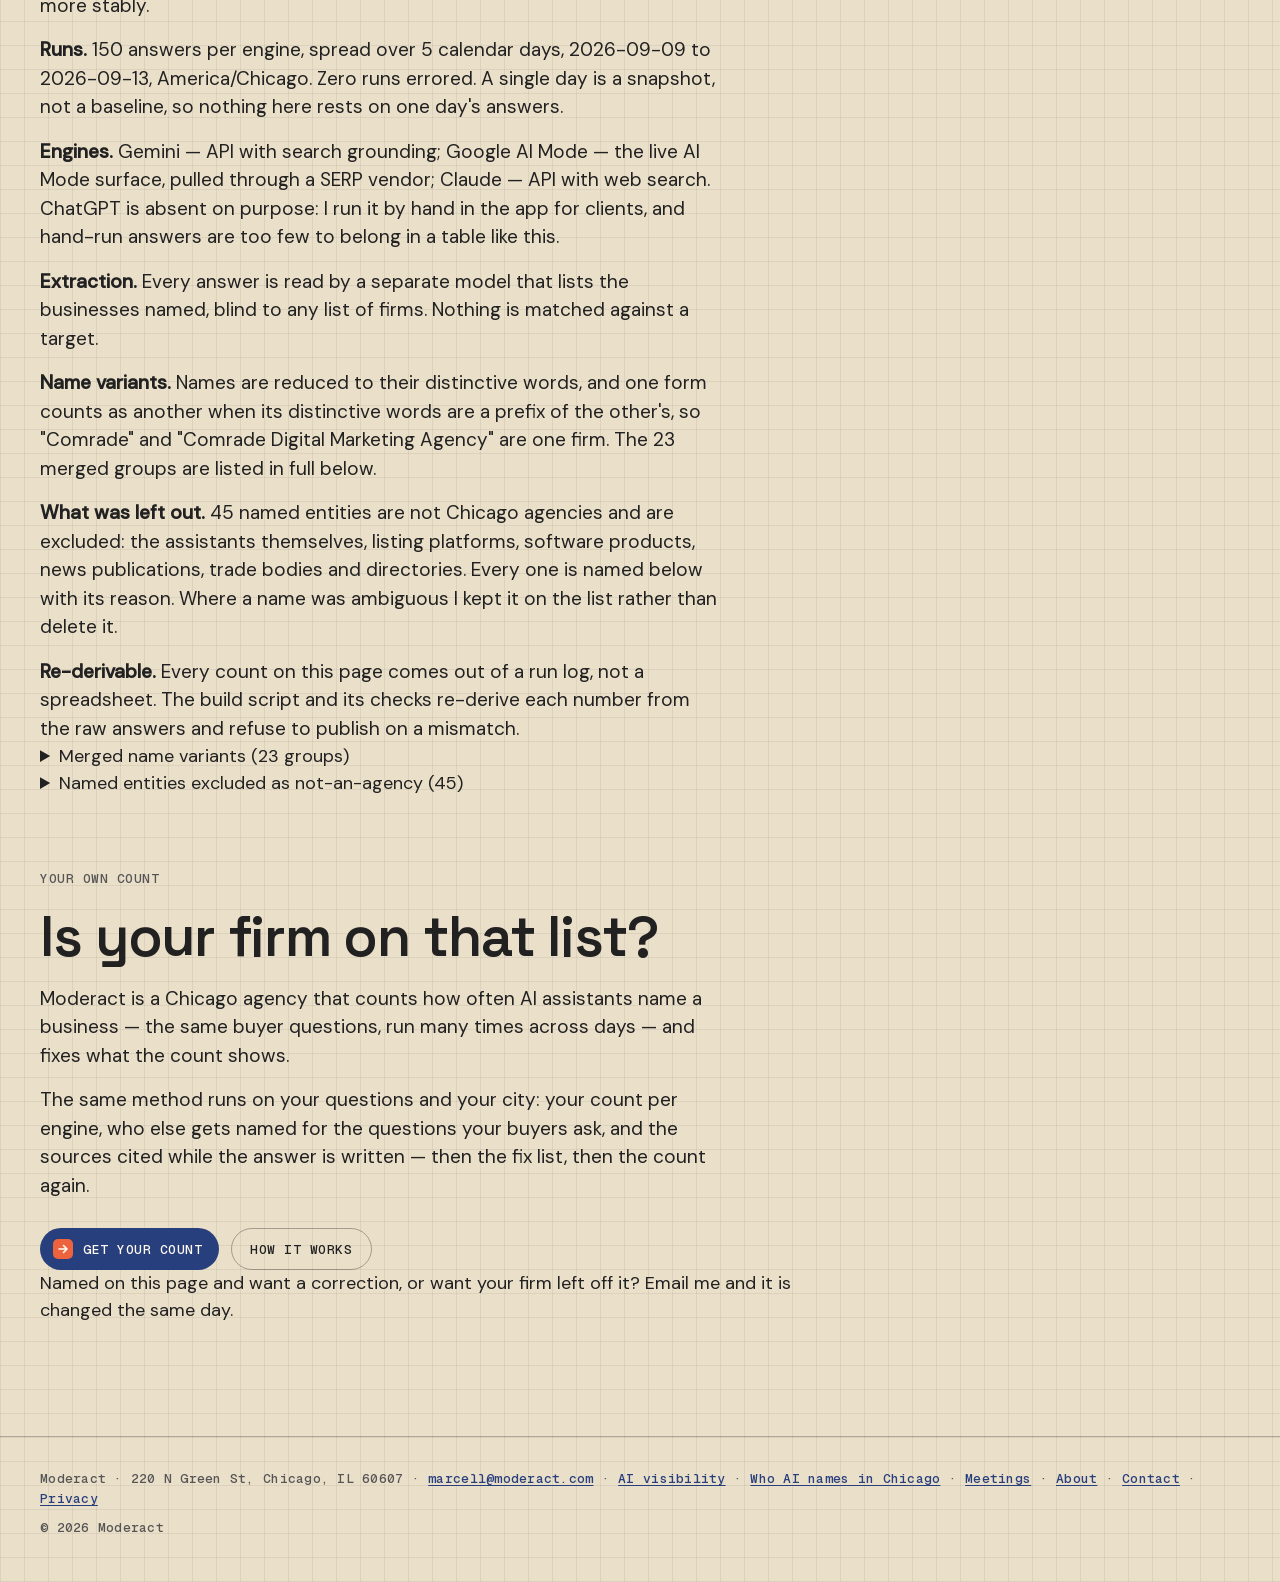
<file: which-chicago-agencies-ai-assistants-name/index.html>
<!doctype html>
<html lang="en">
<head>
<meta http-equiv="Content-Security-Policy" content="default-src 'self'; img-src 'self' data:; font-src 'self'; style-src 'self'; script-src 'self'; base-uri 'self'; form-action 'none'">
  <meta charset="utf-8">
<meta name="viewport" content="width=device-width, initial-scale=1">
<title>Which Chicago agencies do AI assistants name? 450 answers — Moderact</title>
<meta name="description" content="450 answers from Gemini, Google AI Mode and Claude — five questions a Chicago buyer would ask, run 150 times each over five days in September 2026. Every agency named, counted per engine, with the sources the assistants cited.">
<meta name="robots" content="index,follow">
<link rel="canonical" href="https://moderact.com/which-chicago-agencies-ai-assistants-name">
<meta name="theme-color" content="#EADFC9">
<meta property="og:type" content="website">
<meta property="og:site_name" content="Moderact">
<meta property="og:title" content="Which Chicago agencies do AI assistants name? 450 answers — Moderact">
<meta property="og:description" content="450 answers from Gemini, Google AI Mode and Claude — five questions a Chicago buyer would ask, run 150 times each over five days in September 2026. Every agency named, counted per engine, with the sources the assistants cited.">
<meta property="og:url" content="https://moderact.com/which-chicago-agencies-ai-assistants-name">
<meta property="og:image" content="https://moderact.com/assets/og.png">
<meta property="og:image:width" content="1200">
<meta property="og:image:height" content="630">
<meta name="twitter:card" content="summary_large_image">
<meta name="twitter:title" content="Which Chicago agencies do AI assistants name? 450 answers — Moderact">
<meta name="twitter:description" content="450 answers from Gemini, Google AI Mode and Claude — five questions a Chicago buyer would ask, run 150 times each over five days in September 2026. Every agency named, counted per engine, with the sources the assistants cited.">
<meta name="twitter:image" content="https://moderact.com/assets/og.png">
<link rel="icon" href="/assets/favicon.svg" type="image/svg+xml">
<link rel="apple-touch-icon" href="/assets/apple-touch-icon.png">
<link rel="preload" href="/assets/fonts/space-grotesk-600.woff2" as="font" type="font/woff2" crossorigin>
<link rel="preload" href="/assets/fonts/dm-sans.woff2" as="font" type="font/woff2" crossorigin>
<link rel="stylesheet" href="/styles.css">
<script src="/app.js" defer></script>
<script type="application/ld+json">
{
  "@context": "https://schema.org",
  "@type": "Organization",
  "name": "Moderact",
  "url": "https://moderact.com",
  "description": "Moderact is a Chicago agency that counts how often AI assistants name a business — the same buyer questions, run many times across days — and fixes what the count shows.",
  "email": "marcell@moderact.com",
  "address": {
    "@type": "PostalAddress",
    "streetAddress": "220 N Green St",
    "addressLocality": "Chicago",
    "addressRegion": "IL",
    "postalCode": "60607",
    "addressCountry": "US"
  },
  "founder": {
    "@type": "Person",
    "name": "Marcell Jackson"
  },
  "sameAs": ["https://www.linkedin.com/in/marcell-jackson-b387273a0", "https://www.linkedin.com/company/moderact-ai"]
}
</script>
</head>
<body>
<a class="skip" href="#main">Skip to content</a>

<div class="coords" aria-hidden="true">X <span id="cx">000</span> / Y <span id="cy">000</span></div>
<a class="topmail" href="mailto:marcell@moderact.com">marcell@moderact.com</a>

<header class="nav" aria-label="Site">
  <a class="wordmark" href="/" aria-label="Moderact, home">
    <svg viewBox="0 0 64 64" aria-hidden="true"><rect width="64" height="64" rx="12" fill="#EADFC9"/><path d="M15 49V16l17 20 17-20v33" fill="none" stroke="#3B60C5" stroke-width="6.5" stroke-linecap="round" stroke-linejoin="round"/></svg>
    Moderact
  </a>
  <ul class="nav-links">
    <li><a href="/ai-visibility-agency-chicago">AI visibility</a></li>
    <li><a href="/meetings">Meetings</a></li>
    <li><a href="/about">About</a></li>
  </ul>
  <a class="btn btn-primary" href="mailto:marcell@moderact.com"><span class="ico" aria-hidden="true"><svg viewBox="0 0 12 12" fill="none" stroke="#FFFBF3" stroke-width="1.6" stroke-linecap="round" stroke-linejoin="round"><path d="M2 6h8M6.5 2.5 10 6l-3.5 3.5"/></svg></span>Email Marcell</a>
</header>

<main id="main">
  <section class="privacy doc roundup">
    <div class="wrap">
      <p class="mono eyebrow">MODERACT · CHICAGO · 2026-09-09 TO 2026-09-13</p>
      <h1>Which Chicago agencies do AI assistants name?</h1>
      <div class="lines lead">
        <p>I asked Gemini, Google AI Mode and Claude the 5 questions a Chicago business owner would
           actually type when looking for help getting named by AI — 150 times each, spread over
           5 days. That is 450 answers.</p>
        <p>161 agencies were named. The most-named one turned up in 158 of those
           450 answers; 86 of them turned up once or twice. Here is the whole count.</p>
      </div>

      <div class="block">
        <p class="mono eyebrow">How to read it</p>
        <h2>A count, not a ranking.</h2>
        <div class="lines">
          <p>Each number is the count of that engine's 150 answers in which the firm was named, once
             per answer. Naming a firm twice in one answer still counts once.</p>
          <p>Gemini and Claude are counted through their developer APIs; Google AI Mode through a SERP vendor's
             capture of the live AI Mode surface. None of the three is a signed-in, personalised session. These counts
             tell you who an engine reaches for; they are not a measured share of what any one person sees.</p>
          <p>A count out of 150 runs carries about ±8 points of uncertainty at the halfway mark — a
             standard 95% confidence interval derived from the run count, not separately measured — so treat small
             gaps between neighbouring firms as a tie.</p>
          <p>No position or rank is reported. The order an answer lists firms in barely repeats between runs, so
             ordering them would be inventing a signal.</p>
        </div>
      </div>

      <div class="block wide" id="table">
        <p class="mono eyebrow">The count</p>
        <h2>75 firms named in 3 or more of the 450 answers.</h2>
        <div class="receipt">
          <table>
            <thead><tr><th>Agency</th><th>Gemini<br><span class='sub'>of 150</span></th><th>Google AI Mode<br><span class='sub'>of 150</span></th><th>Claude<br><span class='sub'>of 150</span></th><th>All three<br><span class="sub">of 450</span></th><th>Engines<br><span class="sub">that named it</span></th></tr></thead>
            <tbody>
          <tr><td>Flamingo Agency</td><td class="n">53</td><td class="n">43</td><td class="n">62</td><td class="n">158</td><td class="n">3</td></tr>
          <tr><td>Ice Nine Online</td><td class="n">45</td><td class="n">33</td><td class="n">45</td><td class="n">123</td><td class="n">3</td></tr>
          <tr><td>Qoulomb</td><td class="n">26</td><td class="n">42</td><td class="n">46</td><td class="n">114</td><td class="n">3</td></tr>
          <tr><td>Digital Third Coast</td><td class="n">105</td><td class="n">4</td><td class="n">2</td><td class="n">111</td><td class="n">3</td></tr>
          <tr><td>Thrive Internet Marketing Agency</td><td class="n">34</td><td class="n">32</td><td class="n">43</td><td class="n">109</td><td class="n">3</td></tr>
          <tr><td>Comrade Digital Marketing</td><td class="n">23</td><td class="n">53</td><td class="n">27</td><td class="n">103</td><td class="n">3</td></tr>
          <tr><td>Dabaran Inc.</td><td class="n">35</td><td class="n">1</td><td class="n">29</td><td class="n">65</td><td class="n">3</td></tr>
          <tr><td>YourPortal</td><td class="n">15</td><td class="n">40</td><td class="n">6</td><td class="n">61</td><td class="n">3</td></tr>
          <tr><td>askotter.ai</td><td class="n">0</td><td class="n">14</td><td class="n">44</td><td class="n">58</td><td class="n">2</td></tr>
          <tr><td>Nordica Marketing</td><td class="n">0</td><td class="n">4</td><td class="n">45</td><td class="n">49</td><td class="n">2</td></tr>
          <tr><td>Pilot Digital Marketing</td><td class="n">45</td><td class="n">2</td><td class="n">2</td><td class="n">49</td><td class="n">3</td></tr>
          <tr><td>Basar Optimization</td><td class="n">16</td><td class="n">26</td><td class="n">0</td><td class="n">42</td><td class="n">2</td></tr>
          <tr><td>iCrossing</td><td class="n">33</td><td class="n">9</td><td class="n">0</td><td class="n">42</td><td class="n">2</td></tr>
          <tr><td>AI Search Rankings</td><td class="n">1</td><td class="n">7</td><td class="n">26</td><td class="n">34</td><td class="n">3</td></tr>
          <tr><td>Dotsquares</td><td class="n">14</td><td class="n">8</td><td class="n">12</td><td class="n">34</td><td class="n">3</td></tr>
          <tr><td>MJW Media</td><td class="n">0</td><td class="n">0</td><td class="n">31</td><td class="n">31</td><td class="n">1</td></tr>
          <tr><td>SeonixAI</td><td class="n">8</td><td class="n">0</td><td class="n">23</td><td class="n">31</td><td class="n">2</td></tr>
          <tr><td>Media Express LLC</td><td class="n">30</td><td class="n">0</td><td class="n">0</td><td class="n">30</td><td class="n">1</td></tr>
          <tr><td>Searchbloom</td><td class="n">1</td><td class="n">0</td><td class="n">29</td><td class="n">30</td><td class="n">2</td></tr>
          <tr><td>Victorious</td><td class="n">1</td><td class="n">1</td><td class="n">28</td><td class="n">30</td><td class="n">3</td></tr>
          <tr><td>VisualFizz</td><td class="n">0</td><td class="n">2</td><td class="n">28</td><td class="n">30</td><td class="n">2</td></tr>
          <tr><td>Brightter</td><td class="n">0</td><td class="n">0</td><td class="n">29</td><td class="n">29</td><td class="n">1</td></tr>
          <tr><td>SeoProfy</td><td class="n">3</td><td class="n">0</td><td class="n">26</td><td class="n">29</td><td class="n">2</td></tr>
          <tr><td>GenOptima</td><td class="n">0</td><td class="n">0</td><td class="n">28</td><td class="n">28</td><td class="n">1</td></tr>
          <tr><td>AMWI</td><td class="n">0</td><td class="n">0</td><td class="n">26</td><td class="n">26</td><td class="n">1</td></tr>
          <tr><td>Crescendo</td><td class="n">7</td><td class="n">11</td><td class="n">8</td><td class="n">26</td><td class="n">3</td></tr>
          <tr><td>TERAMOK</td><td class="n">19</td><td class="n">5</td><td class="n">0</td><td class="n">24</td><td class="n">2</td></tr>
          <tr><td>Grand Marketing Solutions</td><td class="n">18</td><td class="n">0</td><td class="n">5</td><td class="n">23</td><td class="n">2</td></tr>
          <tr><td>Chicago Tech Solutions</td><td class="n">4</td><td class="n">5</td><td class="n">12</td><td class="n">21</td><td class="n">3</td></tr>
          <tr><td>Orbit Media Studios</td><td class="n">11</td><td class="n">7</td><td class="n">0</td><td class="n">18</td><td class="n">2</td></tr>
          <tr><td>Proceed Innovative</td><td class="n">15</td><td class="n">0</td><td class="n">1</td><td class="n">16</td><td class="n">2</td></tr>
          <tr><td>ZITNALTA™ Studio</td><td class="n">0</td><td class="n">16</td><td class="n">0</td><td class="n">16</td><td class="n">1</td></tr>
          <tr><td>IRPR</td><td class="n">0</td><td class="n">0</td><td class="n">15</td><td class="n">15</td><td class="n">1</td></tr>
          <tr><td>Tridence</td><td class="n">9</td><td class="n">6</td><td class="n">0</td><td class="n">15</td><td class="n">2</td></tr>
          <tr><td>Advanced Global Research</td><td class="n">1</td><td class="n">0</td><td class="n">13</td><td class="n">14</td><td class="n">2</td></tr>
          <tr><td>Be Found Online (BFO)</td><td class="n">13</td><td class="n">1</td><td class="n">0</td><td class="n">14</td><td class="n">2</td></tr>
          <tr><td>Web Tonic</td><td class="n">1</td><td class="n">13</td><td class="n">0</td><td class="n">14</td><td class="n">2</td></tr>
          <tr><td>AnswerManiac</td><td class="n">0</td><td class="n">1</td><td class="n">12</td><td class="n">13</td><td class="n">2</td></tr>
          <tr><td>Midwest Digital Solutions</td><td class="n">13</td><td class="n">0</td><td class="n">0</td><td class="n">13</td><td class="n">1</td></tr>
          <tr><td>Windy City Web Designs</td><td class="n">0</td><td class="n">3</td><td class="n">10</td><td class="n">13</td><td class="n">2</td></tr>
          <tr><td>Moai Marketing</td><td class="n">0</td><td class="n">12</td><td class="n">0</td><td class="n">12</td><td class="n">1</td></tr>
          <tr><td>Straight North</td><td class="n">0</td><td class="n">11</td><td class="n">1</td><td class="n">12</td><td class="n">2</td></tr>
          <tr><td>TryAinora</td><td class="n">0</td><td class="n">0</td><td class="n">12</td><td class="n">12</td><td class="n">1</td></tr>
          <tr><td>Bounteous</td><td class="n">9</td><td class="n">0</td><td class="n">2</td><td class="n">11</td><td class="n">2</td></tr>
          <tr><td>A2Z Dev Center</td><td class="n">9</td><td class="n">0</td><td class="n">0</td><td class="n">9</td><td class="n">1</td></tr>
          <tr><td>Localplus</td><td class="n">3</td><td class="n">6</td><td class="n">0</td><td class="n">9</td><td class="n">2</td></tr>
          <tr><td>Adcetera</td><td class="n">7</td><td class="n">1</td><td class="n">0</td><td class="n">8</td><td class="n">2</td></tr>
          <tr><td>Digital Brik</td><td class="n">8</td><td class="n">0</td><td class="n">0</td><td class="n">8</td><td class="n">1</td></tr>
          <tr><td>Fuel Online</td><td class="n">1</td><td class="n">6</td><td class="n">1</td><td class="n">8</td><td class="n">3</td></tr>
          <tr><td>iSimplifyMe</td><td class="n">1</td><td class="n">6</td><td class="n">1</td><td class="n">8</td><td class="n">3</td></tr>
          <tr><td>SEO Design Chicago</td><td class="n">3</td><td class="n">3</td><td class="n">2</td><td class="n">8</td><td class="n">3</td></tr>
          <tr><td>Brandstory</td><td class="n">7</td><td class="n">0</td><td class="n">0</td><td class="n">7</td><td class="n">1</td></tr>
          <tr><td>SERPdojo</td><td class="n">0</td><td class="n">6</td><td class="n">0</td><td class="n">6</td><td class="n">1</td></tr>
          <tr><td>Arcalea</td><td class="n">5</td><td class="n">0</td><td class="n">0</td><td class="n">5</td><td class="n">1</td></tr>
          <tr><td>eseospace</td><td class="n">1</td><td class="n">0</td><td class="n">4</td><td class="n">5</td><td class="n">2</td></tr>
          <tr><td>LovedByAI</td><td class="n">0</td><td class="n">0</td><td class="n">5</td><td class="n">5</td><td class="n">1</td></tr>
          <tr><td>Marcel Digital</td><td class="n">3</td><td class="n">2</td><td class="n">0</td><td class="n">5</td><td class="n">2</td></tr>
          <tr><td>PYROX AI</td><td class="n">0</td><td class="n">0</td><td class="n">5</td><td class="n">5</td><td class="n">1</td></tr>
          <tr><td>RebrandMint</td><td class="n">4</td><td class="n">0</td><td class="n">1</td><td class="n">5</td><td class="n">2</td></tr>
          <tr><td>Charu Interactive</td><td class="n">1</td><td class="n">3</td><td class="n">0</td><td class="n">4</td><td class="n">2</td></tr>
          <tr><td>Plego</td><td class="n">4</td><td class="n">0</td><td class="n">0</td><td class="n">4</td><td class="n">1</td></tr>
          <tr><td>AI Advantage Agency</td><td class="n">0</td><td class="n">0</td><td class="n">3</td><td class="n">3</td><td class="n">1</td></tr>
          <tr><td>CyberOptik</td><td class="n">0</td><td class="n">3</td><td class="n">0</td><td class="n">3</td><td class="n">1</td></tr>
          <tr><td>Direct Online Marketing</td><td class="n">0</td><td class="n">3</td><td class="n">0</td><td class="n">3</td><td class="n">1</td></tr>
          <tr><td>Elit-Web</td><td class="n">1</td><td class="n">0</td><td class="n">2</td><td class="n">3</td><td class="n">2</td></tr>
          <tr><td>Gushwork</td><td class="n">3</td><td class="n">0</td><td class="n">0</td><td class="n">3</td><td class="n">1</td></tr>
          <tr><td>Lead Surge Pro</td><td class="n">0</td><td class="n">3</td><td class="n">0</td><td class="n">3</td><td class="n">1</td></tr>
          <tr><td>Mabbly</td><td class="n">1</td><td class="n">0</td><td class="n">2</td><td class="n">3</td><td class="n">2</td></tr>
          <tr><td>Mayfield SEO</td><td class="n">0</td><td class="n">3</td><td class="n">0</td><td class="n">3</td><td class="n">1</td></tr>
          <tr><td>OneIMS</td><td class="n">0</td><td class="n">2</td><td class="n">1</td><td class="n">3</td><td class="n">2</td></tr>
          <tr><td>Path Digital Services</td><td class="n">0</td><td class="n">3</td><td class="n">0</td><td class="n">3</td><td class="n">1</td></tr>
          <tr><td>SEOLEVELUP</td><td class="n">3</td><td class="n">0</td><td class="n">0</td><td class="n">3</td><td class="n">1</td></tr>
          <tr><td>TrackMyBusinessBlog</td><td class="n">0</td><td class="n">0</td><td class="n">3</td><td class="n">3</td><td class="n">1</td></tr>
          <tr><td>Walker Sands</td><td class="n">3</td><td class="n">0</td><td class="n">0</td><td class="n">3</td><td class="n">1</td></tr>
          <tr><td>ZenWeb</td><td class="n">0</td><td class="n">0</td><td class="n">3</td><td class="n">3</td><td class="n">1</td></tr>
            </tbody>
          </table>
          <p class="cap">Sorted by the all-three total, then alphabetically. A blank engine column is a real zero:
             that engine never named the firm in 150 answers.</p>
        </div>
        <div class="lines">
          <p><strong>Named once or twice (86 more firms).</strong> AIGrowthAgent, AISearchFlow, AutoLayer, Bellavasta, Chicago AI, Chicago SEO Company, Cited, DAC, Digital Authority Partners, LaunchPad Lab, Lengreo, Mobio Solutions, Netvantage SEO, NEWMEDIA.COM Chicago, OriginUX, ProdigyTeks, Rise Interactive, Search Engine Marketing Chicago, Seriousmindz, Sibi Innovations, Ten Speed, ThatWare, The Chicago AI Agency, The HOTH, The Search Sherpa, Website Design Chicago, Wildnet Edge, 1Brand Design, AI Growth Agent, Al Rafay Consulting, AppWT Web & AI Solutions, AutomateNexus, Axiom, Base64 Marketing & AI Consulting, Be the Answer AI, Biznex, Chicago Style Media, Clearbridge Branding Agency, Coalition Technologies, Collaborada, digitalbroccoli, DirectOM, Elatre, emarketed, ETOS Consulting LLC, Evoke Studio, Hexxen, hiveresearch, Hr Tech Llc, Internet123, iPullRank, Kin + Carta, Kyle Eggleston SEO Consultant, Lead Local SEO, Liftoff Visibility, margen, Maxeemize, Micro-Tech, Newton AI, optimize5, OptimizeGEO, PageTraffic Inc., Perfect Search Media, PushLaunch, ResultFirst AI Search Optimization, rockcitydigital, ROI Amplified, SCALZ.AI, SearchLab, SEO Local, Simple Machines Marketing, Sparkey! Branding, SurfaceLocal, Teamland, The Rank Collective, The SEO Works, The Trade Desk Chicago, therevenuetheory, TrackMyBusiness, TwentyOne Solutions, UFO Digital Marketing Agency, US Digital Marketing, Valencio Digital Marketing, West Monroe, Wildnet Technologies, WISE Digital Partners.</p>
        </div>
      </div>

      <div class="block">
        <p class="mono eyebrow">What the count shows</p>
        <h2>Three engines, three different shortlists.</h2>
        <div class="lines">
          <p>Only 4 firms appear in all three engines'
             top ten: Flamingo Agency, Ice Nine Online, Qoulomb, Thrive Internet Marketing Agency. Of the 75 firms in the table above,
             29 were named by one engine only — invisible on the other two across
             300 answers. If you are checking your own visibility on a single assistant, you are
             reading one of three different markets.</p>
          <p>Each engine has a favourite, and they are not the same firm.
             Gemini named Digital Third Coast in 105 of 150 answers; Google AI Mode named Comrade Digital Marketing in 53 of 150 answers; Claude named Flamingo Agency in 62 of 150 answers.</p>
          <p>Flamingo Agency was named most often overall — 158 of 450 answers, across all three
             engines. Breadth across engines and depth on one engine are clearly different achievements.</p>
        </div>
      </div>

      <div class="block wide" id="sources">
        <p class="mono eyebrow">Where the answers came from</p>
        <h2>The sources the assistants cited.</h2>
        <div class="receipt">
          <table>
            <thead><tr><th>Engine</th><th>Answers<br><span class="sub">with citations</span></th><th>Citations</th><th>Own site</th><th>Directory</th><th>YouTube + forum</th><th>Most-cited domains <span class="sub">(answers citing)</span></th></tr></thead>
            <tbody>
              <tr><td>Gemini</td><td class="n">109</td><td class="n">1717</td><td class="n">33%</td><td class="n">14%</td><td class="n">13%</td><td class="doms">semrush.com <span class='sub'>87</span>, digitalthirdcoast.com <span class='sub'>86</span>, qoulomb.com <span class='sub'>83</span>, builtinchicago.org <span class='sub'>74</span>, youtube.com <span class='sub'>73</span>, reddit.com <span class='sub'>38</span>, flamingoagency.com <span class='sub'>38</span>, yourportalonline.com <span class='sub'>34</span></td></tr>
              <tr><td>Google AI Mode</td><td class="n">147</td><td class="n">754</td><td class="n">45%</td><td class="n">17%</td><td class="n">8%</td><td class="doms">qoulomb.com <span class='sub'>68</span>, builtinchicago.org <span class='sub'>65</span>, yourportalonline.com <span class='sub'>55</span>, youtube.com <span class='sub'>29</span>, agencies.semrush.com <span class='sub'>26</span>, basaropt.us <span class='sub'>26</span>, flamingoagency.com <span class='sub'>21</span>, linkedin.com <span class='sub'>21</span></td></tr>
              <tr><td>Claude</td><td class="n">150</td><td class="n">737</td><td class="n">56%</td><td class="n">17%</td><td class="n">0%</td><td class="doms">qoulomb.com <span class='sub'>57</span>, agencies.semrush.com <span class='sub'>43</span>, thriveagency.com <span class='sub'>42</span>, mjwmedia.com <span class='sub'>31</span>, goodfirms.co <span class='sub'>29</span>, brightter.com <span class='sub'>29</span>, disruptiveadvertising.com <span class='sub'>28</span>, streetinsider.com <span class='sub'>28</span></td></tr>
            </tbody>
          </table>
          <p class="cap">Share of cited URLs by class. "Own site" means the domain belongs to a business named in
             that same answer. Source weights move in weeks, so this table is dated to this run window and is not a
             standing weight — compare batches, never carry one forward.</p>
        </div>
      </div>

      <div class="block">
        <p class="mono eyebrow">Method</p>
        <h2>How this was counted.</h2>
        <div class="lines">
          <p><strong>Questions.</strong> 5 city-named buyer questions about AI visibility agencies in
             Chicago. City-named, never "near me": named-city questions repeat far more stably.</p>
          <p><strong>Runs.</strong> 150 answers per engine, spread over 5 calendar days,
             2026-09-09 to 2026-09-13, America/Chicago. Zero runs errored. A single day is a snapshot, not a
             baseline, so nothing here rests on one day's answers.</p>
          <p><strong>Engines.</strong> Gemini — API with search grounding; Google AI Mode — the live AI Mode surface, pulled through a SERP vendor; Claude — API with web search. ChatGPT is
             absent on purpose: I run it by hand in the app for clients, and hand-run answers are too few to belong
             in a table like this.</p>
          <p><strong>Extraction.</strong> Every answer is read by a separate model that lists the businesses named,
             blind to any list of firms. Nothing is matched against a target.</p>
          <p><strong>Name variants.</strong> Names are reduced to their distinctive words, and one form counts as
             another when its distinctive words are a prefix of the other's, so "Comrade" and "Comrade Digital
             Marketing Agency" are one firm. The 23 merged groups are listed in full below.</p>
          <p><strong>What was left out.</strong> 45 named entities are not Chicago agencies and are
             excluded: the assistants themselves, listing platforms, software products, news publications, trade
             bodies and directories. Every one is named below with its reason. Where a name was ambiguous I kept it
             on the list rather than delete it.</p>
          <p><strong>Re-derivable.</strong> Every count on this page comes out of a run log, not a spreadsheet. The
             build script and its checks re-derive each number from the raw answers and refuse to publish on a
             mismatch.</p>
        </div>
        <details class="audit">
          <summary>Merged name variants (23 groups)</summary>
          <ul><li><strong>Digital Third Coast</strong> — counted together with: Digital Third Coast (DTC)</li><li><strong>Thrive Internet Marketing Agency</strong> — counted together with: Thrive, Thrive Agency, thriveagency</li><li><strong>Comrade Digital Marketing</strong> — counted together with: Comrade, Comrade Digital Marketing Agency</li><li><strong>Dabaran Inc.</strong> — counted together with: Dabaran</li><li><strong>YourPortal</strong> — counted together with: YourPortal AI, YourPortal AI SEO, YourPortal AI SEO Services, YourPortal Marketing, YourPortal Online</li><li><strong>Pilot Digital Marketing</strong> — counted together with: Pilot Digital</li><li><strong>Basar Optimization</strong> — counted together with: Basar, Basar Optimization US</li><li><strong>iCrossing</strong> — counted together with: iCrossing Chicago</li><li><strong>AI Search Rankings</strong> — counted together with: aisearchrankings.com</li><li><strong>Dotsquares</strong> — counted together with: Dotsquares Chicago, Dotsquares Digital Marketing</li><li><strong>Media Express LLC</strong> — counted together with: Media Express</li><li><strong>AMWI</strong> — counted together with: AMWI Digital, AMWI Digital Marketing Academy, AMWI Digital Marketing Training Academy, AMWI-Digital, AMWI-Digital Marketing Training Academy</li><li><strong>Crescendo</strong> — counted together with: Crescendo GEO Services</li><li><strong>Grand Marketing Solutions</strong> — counted together with: Grand Marketing Solutions (GMS)</li><li><strong>Chicago Tech Solutions</strong> — counted together with: Chicago Tech Solution, chicagotechsolution</li><li><strong>ZITNALTA™ Studio</strong> — counted together with: ZITNALTA Studio</li><li><strong>IRPR</strong> — counted together with: IRPR Agency</li><li><strong>Tridence</strong> — counted together with: Tridence Chicago Digital Marketing</li><li><strong>Web Tonic</strong> — counted together with: Web Tonic's Chicago GEO-AEO Agency, Web Tonic™, Webtonic</li><li><strong>Moai Marketing</strong> — counted together with: Moai, Moai - Marketing</li><li><strong>TryAinora</strong> — counted together with: Ainora</li><li><strong>Brandstory</strong> — counted together with: BrandStory Global</li><li><strong>Plego</strong> — counted together with: Plego Technologies</li></ul>
        </details>
        <details class="audit">
          <summary>Named entities excluded as not-an-agency (45)</summary>
          <p>Foursquare <span class="sub">(platform)</span>, Bing Places <span class="sub">(platform)</span>, Yelp <span class="sub">(platform)</span>, Google Business Profile <span class="sub">(platform)</span>, Built In Chicago <span class="sub">(publication)</span>, Block Club Chicago <span class="sub">(publication)</span>, Crain's Chicago Business <span class="sub">(publication)</span>, ChatGPT <span class="sub">(assistant)</span>, Eater Chicago <span class="sub">(publication)</span>, Perplexity <span class="sub">(assistant)</span>, BrightLocal <span class="sub">(software)</span>, Chicago Tribune <span class="sub">(publication)</span>, G2 <span class="sub">(software)</span>, HubSpot <span class="sub">(software)</span>, Keyword.com <span class="sub">(software)</span>, Moz Local <span class="sub">(software)</span>, OpenAI <span class="sub">(assistant)</span>, Profound <span class="sub">(software)</span>, Semrush <span class="sub">(software)</span>, 50Pros <span class="sub">(directory)</span>, Gemini <span class="sub">(assistant)</span>, Rank Math <span class="sub">(software)</span>, She Runs It Chicago <span class="sub">(association)</span>, WBEZ <span class="sub">(publication)</span>, Yoast <span class="sub">(software)</span>, Apple Business Connect <span class="sub">(platform)</span>, Birdeye Search AI <span class="sub">(software)</span>, Chicago Bar Association <span class="sub">(association)</span>, Chicagoland Chamber of Commerce <span class="sub">(association)</span>, CitationBuilderPro <span class="sub">(software)</span>, Claude <span class="sub">(assistant)</span>, Facebook <span class="sub">(platform)</span>, GetCito <span class="sub">(software)</span>, gmbeverywhere <span class="sub">(software)</span>, Illinois Dental Society <span class="sub">(association)</span>, Indexly <span class="sub">(software)</span>, LinkedIn <span class="sub">(platform)</span>, Locafy <span class="sub">(software)</span>, Mapbox <span class="sub">(platform)</span>, Moderact <span class="sub">(own-row-withheld)</span>, Otterly AI <span class="sub">(software)</span>, Peec AI <span class="sub">(software)</span>, Regus Jackson Blvd <span class="sub">(other-not-an-agency)</span>, SE Ranking <span class="sub">(software)</span>, searchenginejournal <span class="sub">(publication)</span></p>
        </details>
      </div>

      <div class="block">
        <p class="mono eyebrow">Your own count</p>
        <h2>Is your firm on that list?</h2>
        <div class="lines">
          <p>Moderact is a Chicago agency that counts how often AI assistants name a business — the same buyer questions, run many times across days — and fixes what the count shows.</p>
          <p>The same method runs on your questions and your city: your count per engine, who else gets named for
             the questions your buyers ask, and the sources cited while the answer is written — then the fix list,
             then the count again.</p>
        </div>
        <div class="cta">
          <a class="btn btn-primary" href="mailto:marcell@moderact.com?subject=My%20AI%20visibility%20count"><span class="ico" aria-hidden="true"><svg viewBox="0 0 12 12" fill="none" stroke="#FFFBF3" stroke-width="1.6" stroke-linecap="round" stroke-linejoin="round"><path d="M2 6h8M6.5 2.5 10 6l-3.5 3.5"/></svg></span>Get your count</a>
          <a class="btn btn-ghost" href="/ai-visibility-agency-chicago">How it works</a>
        </div>
        <p class="cap">Named on this page and want a correction, or want your firm left off it? Email me and it is
           changed the same day.</p>
      </div>
    </div>
  </section>
</main>

<footer>
  <div class="wrap">
    <p>Moderact · 220 N Green St, Chicago, IL 60607 · <a href="mailto:marcell@moderact.com">marcell@moderact.com</a> · <a href="/ai-visibility-agency-chicago">AI visibility</a> · <a href="/which-chicago-agencies-ai-assistants-name">Who AI names in Chicago</a> · <a href="/meetings">Meetings</a> · <a href="/about">About</a> · <a href="/contact">Contact</a> · <a href="/privacy">Privacy</a></p>
    <p>© <span id="year">2026</span> Moderact</p>
  </div>
</footer>
</body>
</html>
</file>
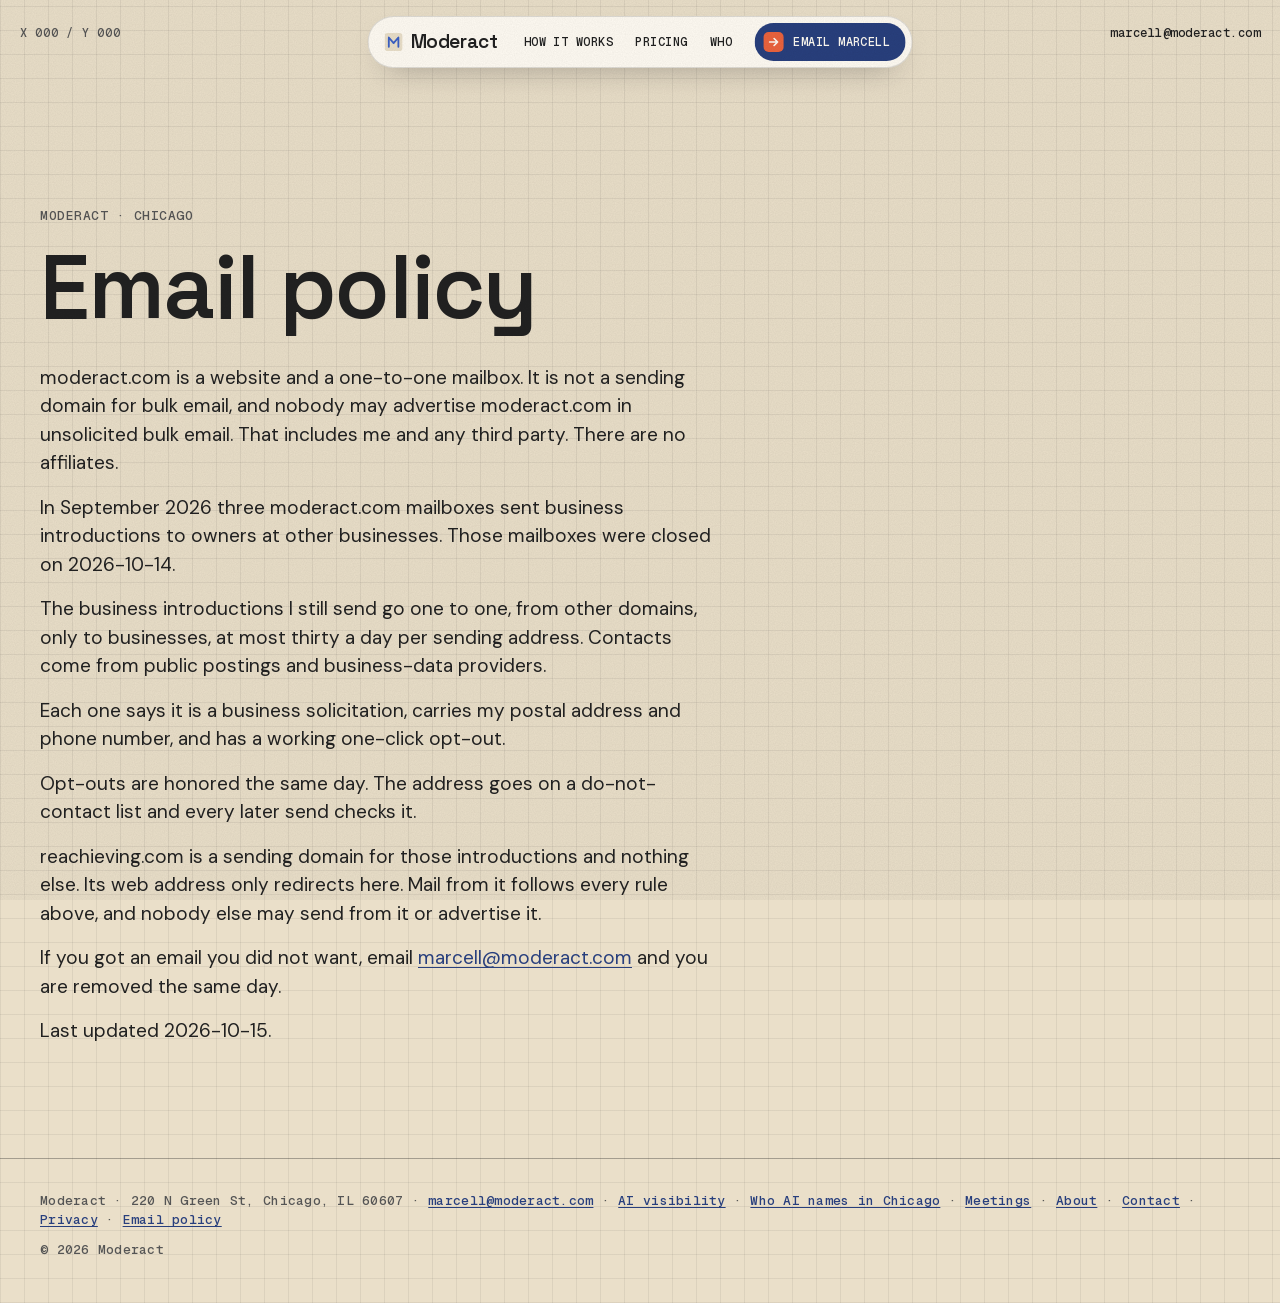
<file: email-policy.html>
<!doctype html>
<html lang="en">
<head>
<meta http-equiv="Content-Security-Policy" content="default-src 'self'; img-src 'self' data:; font-src 'self'; style-src 'self'; script-src 'self'; base-uri 'self'; form-action 'none'">
  <meta charset="utf-8">
<meta name="viewport" content="width=device-width, initial-scale=1">
<title>Email policy — Moderact</title>
<meta name="description" content="moderact.com is not a bulk-email sending domain and may not be advertised in unsolicited bulk email. How Moderact emails businesses, and how to stop it.">
<meta name="robots" content="index,follow">
<link rel="canonical" href="https://moderact.com/email-policy">
<meta name="theme-color" content="#EADFC9">
<meta property="og:type" content="website">
<meta property="og:site_name" content="Moderact">
<meta property="og:title" content="Email policy — Moderact">
<meta property="og:description" content="moderact.com is not a bulk-email sending domain and may not be advertised in unsolicited bulk email. How Moderact emails businesses, and how to stop it.">
<meta property="og:url" content="https://moderact.com/email-policy">
<meta property="og:image" content="https://moderact.com/assets/og.png">
<meta property="og:image:width" content="1200">
<meta property="og:image:height" content="630">
<meta name="twitter:card" content="summary_large_image">
<meta name="twitter:title" content="Email policy — Moderact">
<meta name="twitter:description" content="moderact.com is not a bulk-email sending domain and may not be advertised in unsolicited bulk email. How Moderact emails businesses, and how to stop it.">
<meta name="twitter:image" content="https://moderact.com/assets/og.png">
<link rel="icon" href="assets/favicon.svg" type="image/svg+xml">
<link rel="apple-touch-icon" href="assets/apple-touch-icon.png">
<link rel="preload" href="assets/fonts/space-grotesk-600.woff2" as="font" type="font/woff2" crossorigin>
<link rel="preload" href="assets/fonts/dm-sans.woff2" as="font" type="font/woff2" crossorigin>
<link rel="stylesheet" href="styles.css">
<script src="app.js" defer></script>
</head>
<body>
<a class="skip" href="#main">Skip to content</a>

<div class="coords" aria-hidden="true">X <span id="cx">000</span> / Y <span id="cy">000</span></div>
<a class="topmail" href="mailto:marcell@moderact.com">marcell@moderact.com</a>

<header class="nav" aria-label="Site">
  <a class="wordmark" href="/" aria-label="Moderact, home">
    <svg viewBox="0 0 64 64" aria-hidden="true"><rect width="64" height="64" rx="12" fill="#EADFC9"/><path d="M15 49V16l17 20 17-20v33" fill="none" stroke="#3B60C5" stroke-width="6.5" stroke-linecap="round" stroke-linejoin="round"/></svg>
    Moderact
  </a>
  <ul class="nav-links">
    <li><a href="/#how">How it works</a></li>
    <li><a href="/#pricing">Pricing</a></li>
    <li><a href="/#who">Who</a></li>
  </ul>
  <a class="btn btn-primary" href="mailto:marcell@moderact.com"><span class="ico" aria-hidden="true"><svg viewBox="0 0 12 12" fill="none" stroke="#FFFBF3" stroke-width="1.6" stroke-linecap="round" stroke-linejoin="round"><path d="M2 6h8M6.5 2.5 10 6l-3.5 3.5"/></svg></span>Email Marcell</a>
</header>

<main id="main">
  <section class="privacy">
    <div class="wrap">
      <p class="mono eyebrow">MODERACT · CHICAGO</p>
      <h1>Email policy</h1>
      <div class="lines">
        <p>moderact.com is a website and a one-to-one mailbox. It is not a sending domain for bulk email, and nobody may advertise moderact.com in unsolicited bulk email. That includes me and any third party. There are no affiliates.</p>
        <p>In September 2026 three moderact.com mailboxes sent business introductions to owners at other businesses. Those mailboxes were closed on 2026-10-14.</p>
        <p>The business introductions I still send go one to one, from other domains, only to businesses, at most thirty a day per sending address. Contacts come from public postings and business-data providers.</p>
        <p>Each one says it is a business solicitation, carries my postal address and phone number, and has a working one-click opt-out.</p>
        <p>Opt-outs are honored the same day. The address goes on a do-not-contact list and every later send checks it.</p>
        <p>reachieving.com is a sending domain for those introductions and nothing else. Its web address only redirects here. Mail from it follows every rule above, and nobody else may send from it or advertise it.</p>
        <p>If you got an email you did not want, email <a href="mailto:marcell@moderact.com">marcell@moderact.com</a> and you are removed the same day.</p>
        <p>Last updated 2026-10-15.</p>
      </div>
    </div>
  </section>
</main>

<footer>
  <div class="wrap">
    <p>Moderact · 220 N Green St, Chicago, IL 60607 · <a href="mailto:marcell@moderact.com">marcell@moderact.com</a> · <a href="/ai-visibility-agency-chicago">AI visibility</a> · <a href="/which-chicago-agencies-ai-assistants-name">Who AI names in Chicago</a> · <a href="/meetings">Meetings</a> · <a href="/about">About</a> · <a href="/contact">Contact</a> · <a href="/privacy">Privacy</a> · <a href="/email-policy">Email policy</a></p>
    <p>© <span id="year">2026</span> Moderact</p>
  </div>
</footer>
</body>
</html>
</file>
<file: styles.css>
/* Moderact — "paper" skin. Tokens per brief §2. */

@font-face { font-family: "Space Grotesk"; font-weight: 600; font-style: normal; font-display: swap; src: url("assets/fonts/space-grotesk-600.woff2") format("woff2"); }
@font-face { font-family: "DM Sans"; font-weight: 400 500; font-style: normal; font-display: swap; src: url("assets/fonts/dm-sans.woff2") format("woff2"); }
@font-face { font-family: "Geist Mono"; font-weight: 500; font-style: normal; font-display: swap; src: url("assets/fonts/geist-mono-500.woff2") format("woff2"); }
@font-face { font-family: "Caveat"; font-weight: 400; font-style: normal; font-display: swap; src: url("assets/fonts/caveat-400.woff2") format("woff2"); }

:root {
  color-scheme: light;
  --paper: #EADFC9;
  --cream: #FFFBF3;
  --ink: #212121;
  --ink-2: #555555;
  --blue: #3B60C5;
  --navy: #283F7D;
  --orange: #EC633D;
  --line: rgba(33, 33, 33, .08);
  --grid: rgba(33, 33, 33, .07);
  --bar: rgba(33, 33, 33, .16);
  --display: "Space Grotesk", "Helvetica Neue", Arial, sans-serif;
  --text: "DM Sans", "Helvetica Neue", Arial, sans-serif;
  --mono: "Geist Mono", ui-monospace, "SF Mono", Menlo, monospace;
  --hand: "Caveat", "Bradley Hand", "Segoe Print", cursive;
  --w: 1200px;
  --gap: 112px;
  --shadow: 0 24px 48px -28px rgba(33, 33, 33, .45), 0 2px 0 rgba(33, 33, 33, .04);
}

*, *::before, *::after { box-sizing: border-box; }
html { -webkit-text-size-adjust: 100%; scroll-behavior: smooth; }
body {
  margin: 0;
  color: var(--ink);
  background-color: var(--paper);
  background-image:
    repeating-linear-gradient(0deg, var(--grid) 0 1px, transparent 1px 24px),
    repeating-linear-gradient(90deg, var(--grid) 0 1px, transparent 1px 24px);
  font-family: var(--text);
  font-size: 18px;
  line-height: 1.5;
  font-weight: 400;
  overflow-x: hidden;
}
/* Paper grain: static SVG turbulence, never animated. */
body::after {
  content: "";
  position: fixed;
  inset: 0;
  z-index: 60;
  pointer-events: none;
  opacity: .07;
  mix-blend-mode: multiply;
  background-image: url("data:image/svg+xml;utf8,<svg xmlns='http://www.w3.org/2000/svg' width='240' height='240'><filter id='g'><feTurbulence type='fractalNoise' baseFrequency='.9' numOctaves='2' stitchTiles='stitch'/><feColorMatrix values='0 0 0 0 0 0 0 0 0 0 0 0 0 0 0 0 0 0 .9 0'/></filter><rect width='100%25' height='100%25' filter='url(%23g)'/></svg>");
  background-size: 240px 240px;
}

img { max-width: 100%; display: block; }
a { color: var(--navy); text-decoration-thickness: 1px; text-underline-offset: .18em; }
a:hover { color: var(--blue); }
a:focus-visible, button:focus-visible, [tabindex]:focus-visible { outline: 2px solid var(--blue); outline-offset: 4px; border-radius: 2px; }
p { margin: 0; }
h1, h2, h3 { font-family: var(--display); font-weight: 600; letter-spacing: -.02em; margin: 0; }

.mono { font-family: var(--mono); font-weight: 500; font-size: 13px; letter-spacing: .04em; text-transform: uppercase; }
.hand { font-family: var(--hand); font-weight: 400; font-size: 26px; line-height: 1; letter-spacing: .02em; text-transform: uppercase; color: var(--blue); }

.skip { position: absolute; left: 16px; top: -60px; z-index: 100; background: var(--navy); color: var(--cream); padding: 8px 12px; font-family: var(--mono); font-size: 13px; }
.skip:focus { top: 16px; }

/* ---------- chrome: coords, top email, nav pill ---------- */
.coords {
  position: fixed; left: 20px; top: 24px; z-index: 50;
  font-family: var(--mono); font-weight: 500; font-size: 12px; letter-spacing: .06em;
  color: var(--ink-2); font-variant-numeric: tabular-nums;
}
.topmail {
  position: fixed; right: 20px; top: 24px; z-index: 50;
  font-family: var(--mono); font-weight: 500; font-size: 12px; letter-spacing: .04em;
  color: var(--ink); text-decoration: none;
}
.topmail:hover { color: var(--blue); text-decoration: underline; }

.nav {
  position: fixed; left: 50%; top: 16px; z-index: 55; transform: translateX(-50%);
  display: flex; align-items: center; gap: 6px;
  padding: 6px 6px 6px 16px;
  background: var(--cream); border: 1px solid rgba(33,33,33,.14); border-radius: 999px;
  box-shadow: 0 14px 30px -18px rgba(33,33,33,.5);
  white-space: nowrap;
}
.wordmark { display: inline-flex; align-items: center; gap: 8px; font-family: var(--display); font-weight: 600; font-size: 19px; letter-spacing: -.02em; color: var(--ink); text-decoration: none; margin-right: 10px; }
.wordmark svg { width: 18px; height: 18px; }
.nav-links { display: flex; gap: 2px; margin: 0 6px 0 0; padding: 0; list-style: none; }
.nav-links a { display: inline-block; padding: 8px 10px; font-family: var(--mono); font-weight: 500; font-size: 12px; letter-spacing: .04em; text-transform: uppercase; color: var(--ink); text-decoration: none; border-radius: 999px; }
.nav-links a:hover { background: var(--paper); color: var(--ink); }

.btn {
  display: inline-flex; align-items: center; gap: 10px;
  padding: 10px 16px 10px 12px; border-radius: 999px; border: 1px solid transparent;
  font-family: var(--mono); font-weight: 500; font-size: 13px; letter-spacing: .04em; text-transform: uppercase;
  text-decoration: none; cursor: pointer; line-height: 1;
}
.btn-primary { background: var(--navy); color: var(--cream); }
.btn-primary:hover { background: var(--blue); color: var(--cream); }
.btn-primary .ico { width: 20px; height: 20px; border-radius: 5px; background: var(--orange); display: inline-grid; place-items: center; flex: none; }
.btn-primary .ico svg { width: 12px; height: 12px; }
.btn-ghost { background: transparent; color: var(--ink); border-color: rgba(33,33,33,.35); padding: 12px 18px; }
.btn-ghost:hover { background: var(--cream); color: var(--ink); }
.nav .btn { padding: 8px 14px 8px 8px; font-size: 12px; }

/* ---------- layout ---------- */
.wrap { width: min(var(--w), calc(100% - 48px)); margin: 0 auto; }
main { padding-top: 150px; }
section { padding: calc(var(--gap) / 2) 0; }
section + section { padding-top: calc(var(--gap) / 2); }
.eyebrow { color: var(--ink-2); margin-bottom: 20px; }
h2 { font-size: clamp(34px, 4.6vw, 56px); line-height: 1; text-wrap: balance; }
.sec-head { display: grid; grid-template-columns: 1fr; gap: 20px; margin-bottom: 44px; }
.lines p + p { margin-top: 10px; }
.lead { font-size: 19px; }
.lead.narrow { max-width: 640px; }

/* ---------- hero ---------- */
.hero { padding-top: 20px; }
.hero-head { position: relative; padding-top: 48px; margin-bottom: 36px; }
h1 {
  font-size: clamp(44px, 6.5vw, 88px);
  line-height: .92;
}
h1 .l1 { position: relative; }
h1 .l2 { display: block; }
.ann { position: absolute; display: inline-block; white-space: nowrap; }
.ann svg { position: absolute; overflow: visible; }
.ann-left { left: 0; top: 0; transform: rotate(-2deg); }
.ann-left svg { left: -4px; bottom: -14px; width: 150px; height: 14px; }
.ann-right { left: 100%; top: .28em; margin-left: 28px; transform: rotate(1.5deg); }

.hero-sub { display: grid; grid-template-columns: minmax(0, 620px) auto; align-items: end; gap: 28px 48px; margin-bottom: 44px; }
.hero-sub .lead p + p { margin-top: 10px; }
.cta { display: flex; flex-wrap: wrap; gap: 12px; }

.hero-visual { position: relative; }
.frame {
  position: relative; background: var(--cream); padding: 10px;
  border: 1px solid var(--ink); box-shadow: var(--shadow);
}
.duo { position: relative; aspect-ratio: 16 / 9; overflow: hidden; background: var(--paper); }
.duo img { width: 100%; height: 100%; object-fit: cover; object-position: 18% 40%; filter: grayscale(1) contrast(1.12) brightness(1.02); }
.duo::before { content: ""; position: absolute; inset: 0; z-index: 1; background: var(--blue); mix-blend-mode: multiply; }
.duo::after { content: ""; position: absolute; inset: 0; z-index: 2; background: var(--paper); mix-blend-mode: screen; opacity: .22; }
.frame-cap { position: absolute; left: 22px; bottom: 22px; z-index: 3; color: var(--cream); font-family: var(--mono); font-size: 12px; letter-spacing: .06em; text-transform: uppercase; opacity: .95; }

/* ---------- signal → meeting device ---------- */
.signal { position: absolute; right: -20px; bottom: -48px; width: 320px; z-index: 5; }
.stack { position: relative; height: 128px; }
.card {
  position: absolute; inset: 0;
  background: var(--cream); border: 1px solid rgba(33,33,33,.22); border-radius: 8px;
  padding: 16px 18px; box-shadow: 0 18px 32px -20px rgba(33,33,33,.5);
  display: flex; flex-direction: column; justify-content: center; gap: 8px;
  will-change: transform, opacity;
}
.card .mono { color: var(--ink-2); font-size: 11px; }
.card .line { font-size: 19px; font-weight: 500; letter-spacing: -.01em; }
.card.under { z-index: 0; background: var(--cream); border-color: rgba(33,33,33,.16); box-shadow: none; }
.card.u1 { transform: translate(6px, -8px) rotate(1.2deg); }
.card.u2 { transform: translate(-6px, -15px) rotate(-1.4deg); }
.card.sig { z-index: 1; opacity: 0; animation: sig 16.5s linear infinite; }
.card.held { border-left: 4px solid var(--blue); animation-name: sig-end; }
.card.held .line { font-family: var(--mono); font-size: 13px; font-weight: 500; letter-spacing: .04em; text-transform: uppercase; color: var(--ink); }
.card.held .mono { color: var(--blue); }
.card:nth-child(3) { animation-delay: -16.5s; }
.card:nth-child(4) { animation-delay: -14s; }
.card:nth-child(5) { animation-delay: -11.5s; }
.card:nth-child(6) { animation-delay: -9s; }
.card:nth-child(7) { animation-delay: -6.5s; }
.card:nth-child(8) { animation-delay: -4s; }
.signal:hover .card { animation-play-state: paused; }
.signal .cap { margin-top: 14px; font-size: 22px; text-transform: none; letter-spacing: 0; color: var(--ink-2); font-family: var(--hand); line-height: 1.1; }

/* T = 16.5s. Slot = 2.5s (15.15%). Outgoing card is at opacity 0 by 13.3% (2.19s);
   the incoming card only starts fading in at 98.6% of its own cycle (2.27s into the previous slot). */
@keyframes sig {
  0%       { opacity: 1; transform: none; z-index: 5; }
  11.8%    { opacity: 1; transform: none; z-index: 5; }
  13.3%    { opacity: 0; transform: translateY(-14px) scale(.96); z-index: 5; }
  13.31%   { opacity: 0; transform: translateY(16px) rotate(-1deg); z-index: 1; }
  98.6%    { opacity: 0; transform: translateY(16px) rotate(-1deg); z-index: 5; }
  100%     { opacity: 1; transform: none; z-index: 5; }
}
@keyframes sig-end {
  0%       { opacity: 1; transform: none; z-index: 5; }
  20.9%    { opacity: 1; transform: none; z-index: 5; }
  22.4%    { opacity: 0; transform: translateY(-14px) scale(.96); z-index: 5; }
  22.41%   { opacity: 0; transform: translateY(16px) rotate(-1deg); z-index: 1; }
  98.6%    { opacity: 0; transform: translateY(16px) rotate(-1deg); z-index: 5; }
  100%     { opacity: 1; transform: none; z-index: 5; }
}

/* ---------- how it works ---------- */
.step { display: grid; grid-template-columns: minmax(0, 5fr) minmax(0, 7fr); gap: 32px; align-items: stretch; }
.step + .step { margin-top: 40px; }
.step:nth-child(even) .panel { order: 2; }
.panel {
  background: var(--cream); border: 1px solid rgba(33,33,33,.18); padding: 36px 36px 32px;
  box-shadow: var(--shadow); position: relative;
  display: flex; flex-direction: column; gap: 16px;
}
.num { width: 44px; height: 44px; border-radius: 50%; border: 2px solid var(--blue); color: var(--blue); display: grid; place-items: center; font-family: var(--mono); font-weight: 500; font-size: 14px; transform: rotate(-4deg); }
.panel .hand { font-size: 24px; margin-top: 4px; }
.panel h3 { font-size: clamp(26px, 2.6vw, 34px); line-height: 1.02; }
.panel p { color: var(--ink); }
.panel .more { margin-top: auto; padding-top: 8px; align-self: flex-start; font-family: var(--mono); font-size: 13px; letter-spacing: .04em; text-transform: uppercase; }
.vis { position: relative; display: grid; place-items: center; padding: 28px; }
.vis .frame { width: 100%; min-height: 100%; display: flex; align-items: center; justify-content: center; padding: 28px; }

/* paper sheets inside the how-it-works frames (decorative) */
.sheet { background: var(--cream); border: 1px solid rgba(33,33,33,.2); box-shadow: 0 12px 24px -16px rgba(33,33,33,.5); padding: 20px 22px; width: 100%; max-width: 440px; min-width: 0; position: relative; }
.sheet.tilt-l { transform: rotate(-1.6deg); }
.sheet.tilt-r { transform: rotate(1.2deg); }
.sheet-head { display: grid; gap: 10px; color: var(--ink-2); font-size: 11px; border-bottom: 1px solid rgba(33,33,33,.3); padding-bottom: 10px; margin-bottom: 12px; }
.sheet-head.c4 { grid-template-columns: 1.3fr 1fr 1fr .9fr; }
.row { display: grid; gap: 10px; align-items: center; height: 26px; }
.row.c4 { grid-template-columns: 1.3fr 1fr 1fr .9fr; }
.row.c2 { grid-template-columns: 90px 1fr; }
.bar { height: 9px; border-radius: 3px; background: var(--bar); }
.bar.w60 { width: 60%; } .bar.w75 { width: 75%; } .bar.w85 { width: 85%; } .bar.w45 { width: 45%; } .bar.w90 { width: 90%; } .bar.w35 { width: 35%; }
.bar.blue { background: var(--blue); opacity: .55; }
.lbl { color: var(--ink-2); font-size: 11px; }
.circle { position: absolute; left: 6px; width: calc(100% - 12px); height: 40px; top: 112px; pointer-events: none; }
.note { position: absolute; }
.note svg { position: absolute; overflow: visible; }
.note-list { right: -14px; top: -34px; transform: rotate(-3deg); font-size: 24px; text-transform: none; letter-spacing: 0; }
.note-list svg { left: -8px; top: 24px; width: 36px; height: 40px; }
.stamp {
  position: absolute; right: 16px; top: 14px; transform: rotate(-10deg);
  border: 2px solid var(--blue); color: var(--blue); border-radius: 4px; padding: 3px 8px;
  font-family: var(--mono); font-weight: 500; font-size: 13px; letter-spacing: .12em; text-transform: uppercase;
  opacity: .9;
}
.stamp::after { content: ""; position: absolute; inset: 2px; border: 1px solid var(--blue); border-radius: 2px; opacity: .5; }
.check { display: inline-flex; align-items: center; gap: 8px; }
.check svg { width: 18px; height: 18px; }
.slot { display: grid; gap: 6px; padding: 12px 0; }
.slot + .slot { border-top: 1px dashed rgba(33,33,33,.25); }
.slot .t { font-family: var(--mono); font-size: 13px; letter-spacing: .04em; text-transform: uppercase; }
.slot .d { color: var(--ink-2); font-size: 15px; }
.slot.on { background: linear-gradient(90deg, rgba(59,96,197,.10), transparent); margin: 0 -12px; padding-left: 12px; padding-right: 12px; border-left: 3px solid var(--blue); }

/* ---------- what you get: dossier flip ---------- */
.get { display: grid; grid-template-columns: minmax(0, 5fr) minmax(0, 7fr); gap: 48px; align-items: start; }
.dossier { perspective: 1400px; cursor: pointer; -webkit-tap-highlight-color: transparent; }
.dossier .card3d { display: grid; transform-style: preserve-3d; transition: transform .6s cubic-bezier(.2,.7,.2,1); }
.face { grid-area: 1 / 1; backface-visibility: hidden; -webkit-backface-visibility: hidden; background: var(--cream); border: 1px solid var(--ink); box-shadow: var(--shadow); padding: 28px 30px; min-height: 100%; }
.face.back { transform: rotateY(180deg); border-left: 5px solid var(--blue); display: flex; flex-direction: column; justify-content: center; gap: 14px; }
.face.back p { font-size: 18px; }
.dossier.is-flipped .card3d, .dossier:hover .card3d, .dossier:focus-visible .card3d { transform: rotateY(180deg); }
.hint-coarse { display: none; }
.dossier .hint { margin-top: 14px; font-family: var(--mono); font-size: 12px; letter-spacing: .04em; text-transform: uppercase; color: var(--ink-2); }
.d-head { display: flex; justify-content: space-between; align-items: center; color: var(--ink-2); font-size: 11px; border-bottom: 1px solid rgba(33,33,33,.3); padding-bottom: 12px; margin-bottom: 8px; }
.d-rows .row { height: 34px; }
.face.front .stamp { top: auto; bottom: 22px; right: 26px; }

/* ---------- pricing ---------- */
.price-wrap { position: relative; max-width: 760px; }
.price { background: var(--cream); border: 1px solid var(--ink); box-shadow: var(--shadow); padding: 36px 40px 12px; }
.price .lead p + p { margin-top: 8px; }
.terms { list-style: none; margin: 28px 0 0; padding: 0; }
.terms li { display: grid; grid-template-columns: 36px 1fr; gap: 12px; align-items: baseline; padding: 16px 0; border-top: 1px solid rgba(33,33,33,.2); font-size: 17px; }
.terms li .mono { color: var(--blue); font-size: 12px; }
.ann-price { position: absolute; right: -14px; top: -46px; transform: rotate(2deg); white-space: nowrap; }
.ann-price svg { position: absolute; overflow: visible; right: -6px; top: 26px; width: 46px; height: 42px; }

/* ---------- who / email ---------- */
.who .links { margin-top: 24px; display: flex; flex-wrap: wrap; gap: 8px 22px; font-family: var(--mono); font-size: 13px; letter-spacing: .04em; text-transform: uppercase; }
.two { display: grid; grid-template-columns: minmax(0, 1fr) minmax(0, 1fr); gap: 48px; align-items: start; }
.email-panel { background: var(--cream); border: 1px solid rgba(33,33,33,.18); padding: 32px 36px; box-shadow: var(--shadow); }
.email-panel .domains { margin-top: 20px; display: flex; flex-wrap: wrap; gap: 8px; }
.email-panel .domains span { font-family: var(--mono); font-size: 12px; letter-spacing: .04em; padding: 6px 10px; border: 1px solid rgba(33,33,33,.3); border-radius: 999px; }

/* ---------- footer ---------- */
footer { border-top: 1px solid rgba(33,33,33,.3); margin-top: calc(var(--gap) / 2); padding: 32px 0 44px; font-family: var(--mono); font-size: 13px; letter-spacing: .02em; color: var(--ink-2); }
footer .wrap { display: flex; flex-wrap: wrap; justify-content: space-between; gap: 10px 24px; }
footer a { color: var(--navy); }

/* ---------- privacy page ---------- */
.privacy h1 { font-size: clamp(44px, 7vw, 92px); margin-bottom: 36px; }
.privacy .lines { max-width: 680px; font-size: 19px; }
.privacy .lines p + p { margin-top: 16px; }

/* ---------- reveal (JS only; off under reduced-motion) ---------- */
.js .reveal { opacity: 0; transform: translateY(12px); transition: opacity .3s ease, transform .3s ease; }
.js .reveal.in { opacity: 1; transform: none; }

/* ---------- responsive ---------- */
@media (max-width: 1080px) {
  .topmail { display: none; }
  .coords { top: auto; bottom: 14px; left: 16px; }
  .ann-price { display: none; }
}
@media (max-width: 719px) {
  .coords { display: none; }
}
@media (max-width: 960px) {
  :root { --gap: 88px; }
  .signal { position: relative; right: auto; bottom: auto; width: 100%; margin-top: 28px; }
  .stack { height: 118px; }
  .step, .get, .two { grid-template-columns: minmax(0, 1fr); }
  .step:nth-child(even) .panel { order: 0; }
  .vis { padding: 0; }
  .hero-sub { grid-template-columns: 1fr; }
}
@media (max-width: 719px) {
  :root { --gap: 72px; }
  body { font-size: 17px; }
  main { padding-top: 120px; }
  .wrap { width: calc(100% - 40px); }
  .nav { top: 12px; padding-left: 14px; }
  .nav-links { display: none; }
  .hand { font-size: 24px; }
  .hero-head { padding-top: 0; padding-bottom: 44px; margin-bottom: 20px; }
  h1 .l1 { position: static; }
  .ann-left { position: static; display: block; margin-bottom: 14px; transform: rotate(-1.5deg); transform-origin: left; white-space: normal; }
  .ann-left svg { display: none; }
  .ann-right { position: absolute; left: 0; bottom: 0; top: auto; margin: 0; transform: rotate(1deg); transform-origin: left; }
  .signal { margin-top: 24px; }
  .card.u1 { transform: translate(0, -8px) rotate(0); }
  .card.u2 { transform: translate(0, -15px) rotate(0); }
  .note, .ann-price { display: none; }
  .hero-head { margin-bottom: 28px; }
  .lead { font-size: 18px; }
  .frame { padding: 6px; }
  .panel { padding: 28px 24px 24px; }
  .vis .frame { padding: 16px; }
  .sheet { padding: 16px; }
  .sheet-head.c4, .row.c4 { grid-template-columns: 1.2fr 1fr 1fr .8fr; gap: 6px; }
  .price { padding: 28px 22px 8px; }
  .face { padding: 22px 20px; }
  .email-panel { padding: 24px 22px; }
  footer .wrap { flex-direction: column; }
}
@media (hover: none) {
  .dossier:hover .card3d { transform: none; }
  .dossier.is-flipped .card3d { transform: rotateY(180deg); }
}
@media (pointer: coarse) {
  .coords { display: none; }
  .hint-fine { display: none; }
  .hint-coarse { display: inline; }
}

/* ---------- reduced motion ---------- */
@media (prefers-reduced-motion: reduce) {
  html { scroll-behavior: auto; }
  .card.sig { animation: none !important; opacity: 1; }
  .card.sig:nth-child(3) { transform: translate(-10px, -22px) rotate(-2deg); z-index: 1; }
  .card.sig:nth-child(4) { transform: translate(8px, -14px) rotate(1.5deg); z-index: 2; }
  .card.sig:nth-child(5), .card.sig:nth-child(6), .card.sig:nth-child(7) { transform: translate(-4px, -7px) rotate(-.6deg); z-index: 3; }
  .card.held { transform: none; z-index: 5; }
  .dossier .card3d { transition: none; }
  .js .reveal { opacity: 1; transform: none; transition: none; }
}

/* ---------- doc pages (about / ai-visibility / contact), 2026-09-09 ---------- */
.doc h1 { max-width: 12ch; }
.doc .lines.lead { font-size: 21px; max-width: 720px; }
.doc .cta { display: flex; flex-wrap: wrap; gap: 12px; margin-top: 28px; }
.doc .block { margin-top: 72px; max-width: 760px; }
.doc .block h2 { margin-bottom: 20px; }
.doc .terms.steps li { align-items: start; font-size: 17px; line-height: 1.5; }
.doc .terms.steps strong { font-weight: 500; }
.receipt { background: var(--cream); border: 1px solid var(--ink); box-shadow: var(--shadow); padding: 24px 28px; margin-bottom: 24px; overflow-x: auto; }
.receipt table { width: 100%; border-collapse: collapse; font-size: 16px; }
.receipt th, .receipt td { text-align: left; padding: 12px 12px 12px 0; border-top: 1px solid rgba(33,33,33,.2); vertical-align: top; }
.receipt th { font-family: var(--mono); font-weight: 500; font-size: 12px; letter-spacing: .04em; text-transform: uppercase; color: var(--blue); border-top: 0; }
.receipt td.n { font-family: var(--mono); font-size: 14px; white-space: nowrap; }
.receipt .cap { margin-top: 14px; font-size: 14px; color: var(--ink-2); }
.doc .doclinks { margin-top: 20px; display: flex; flex-wrap: wrap; gap: 8px 22px; font-family: var(--mono); font-size: 13px; letter-spacing: .04em; text-transform: uppercase; }
@media (max-width: 719px) { .doc .block { margin-top: 52px; } .doc .lines.lead { font-size: 19px; } }
</file>
